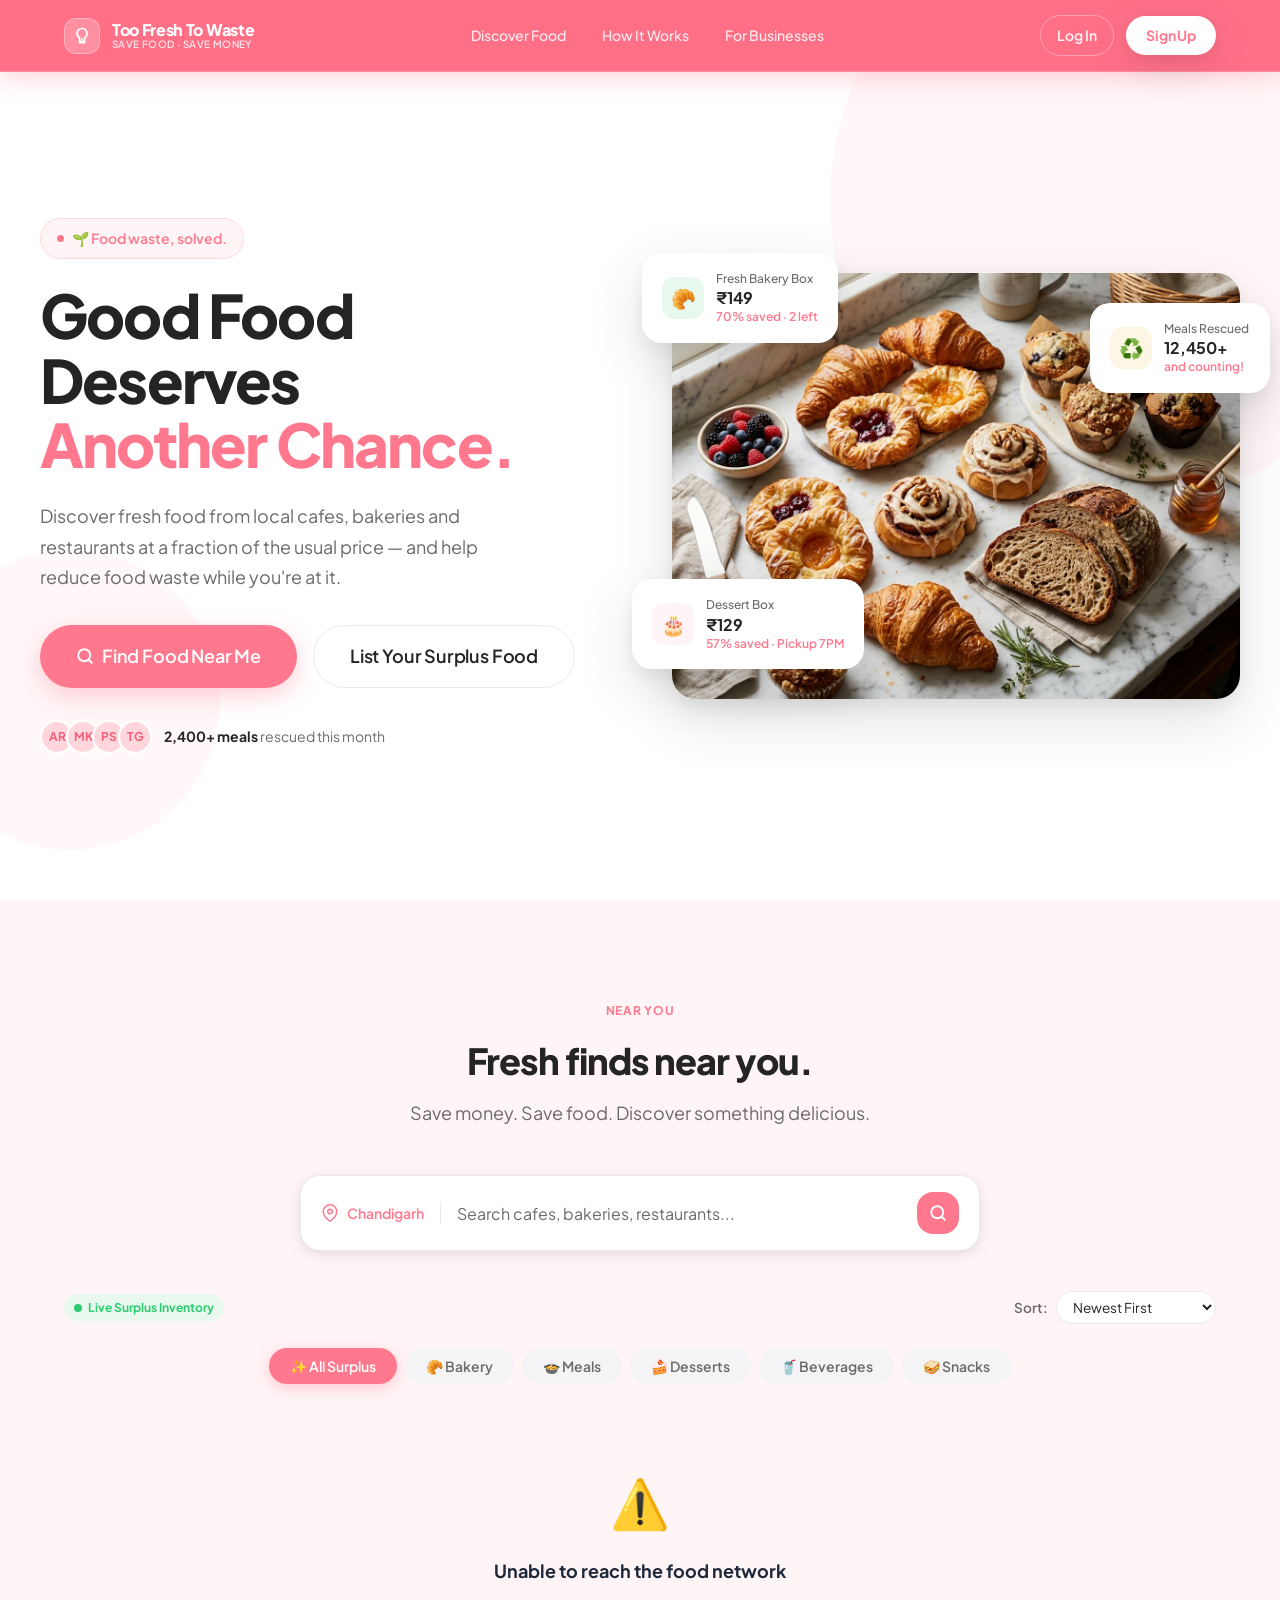
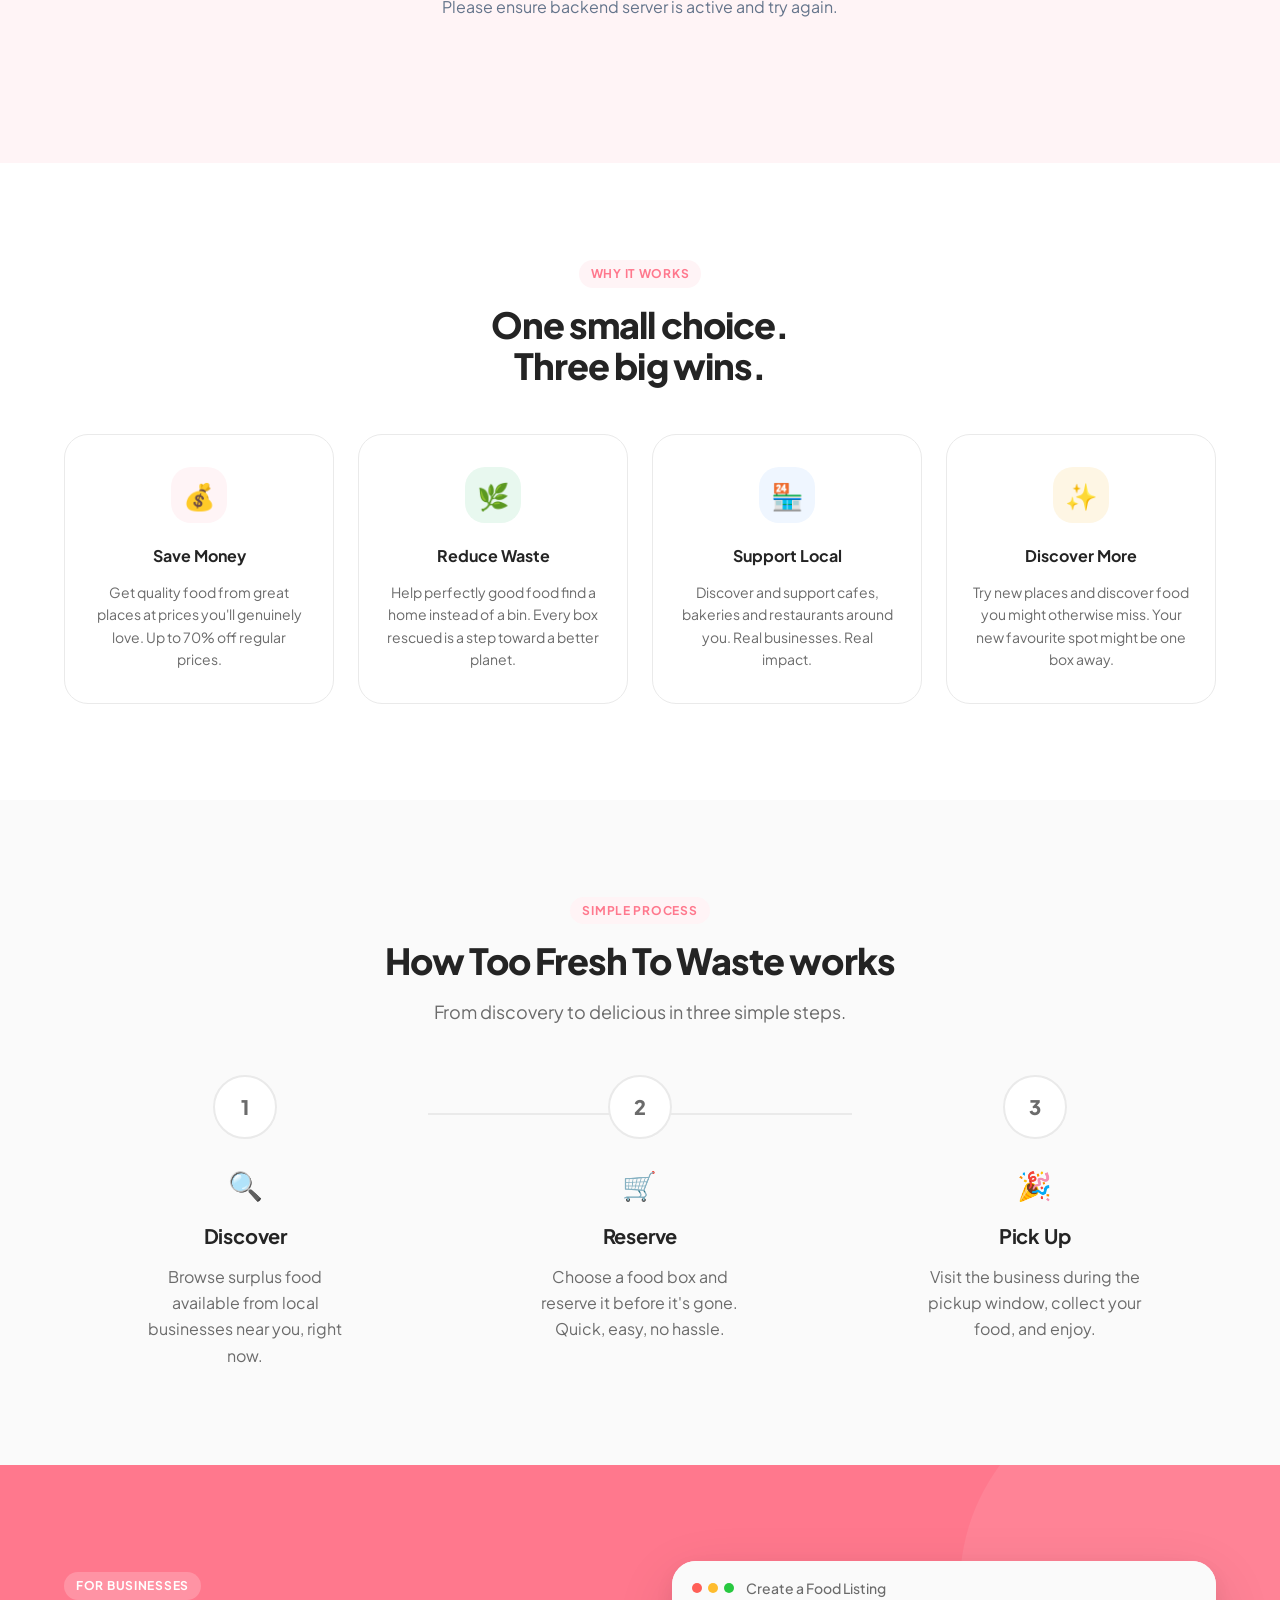
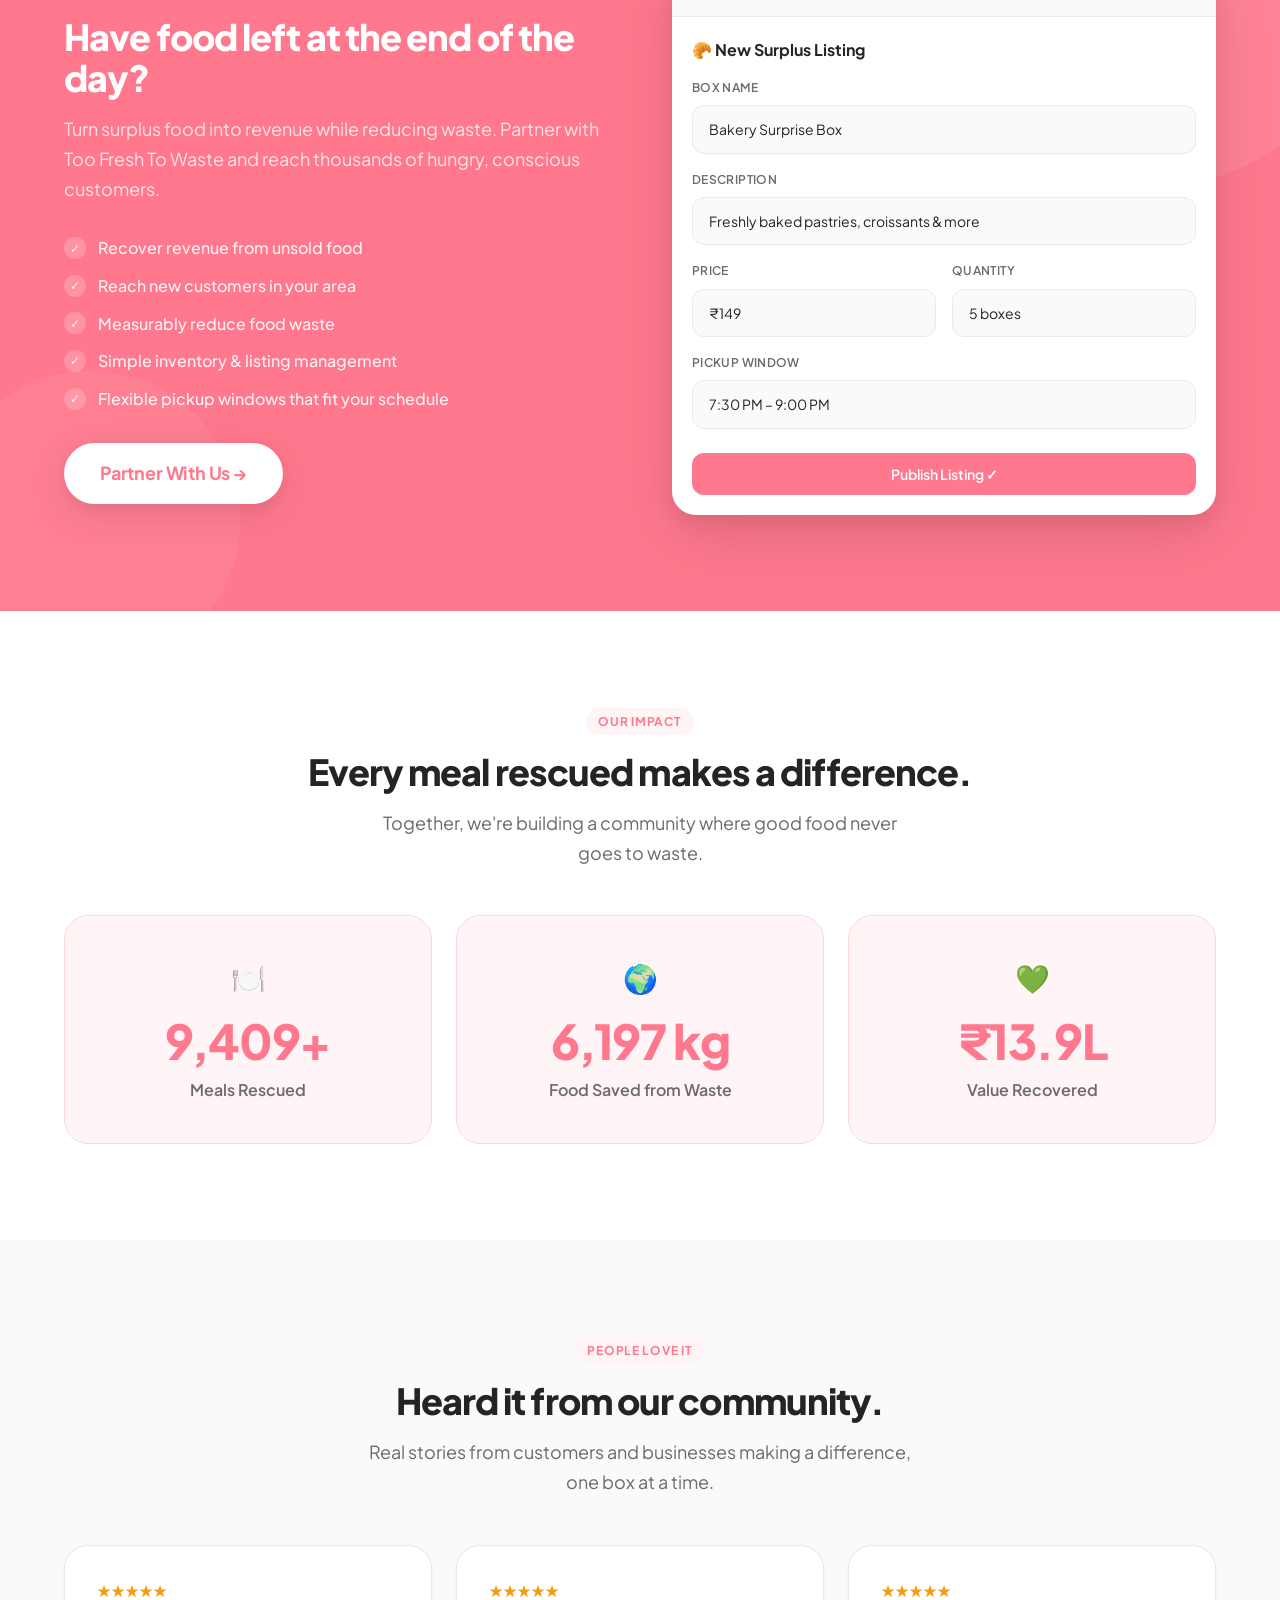
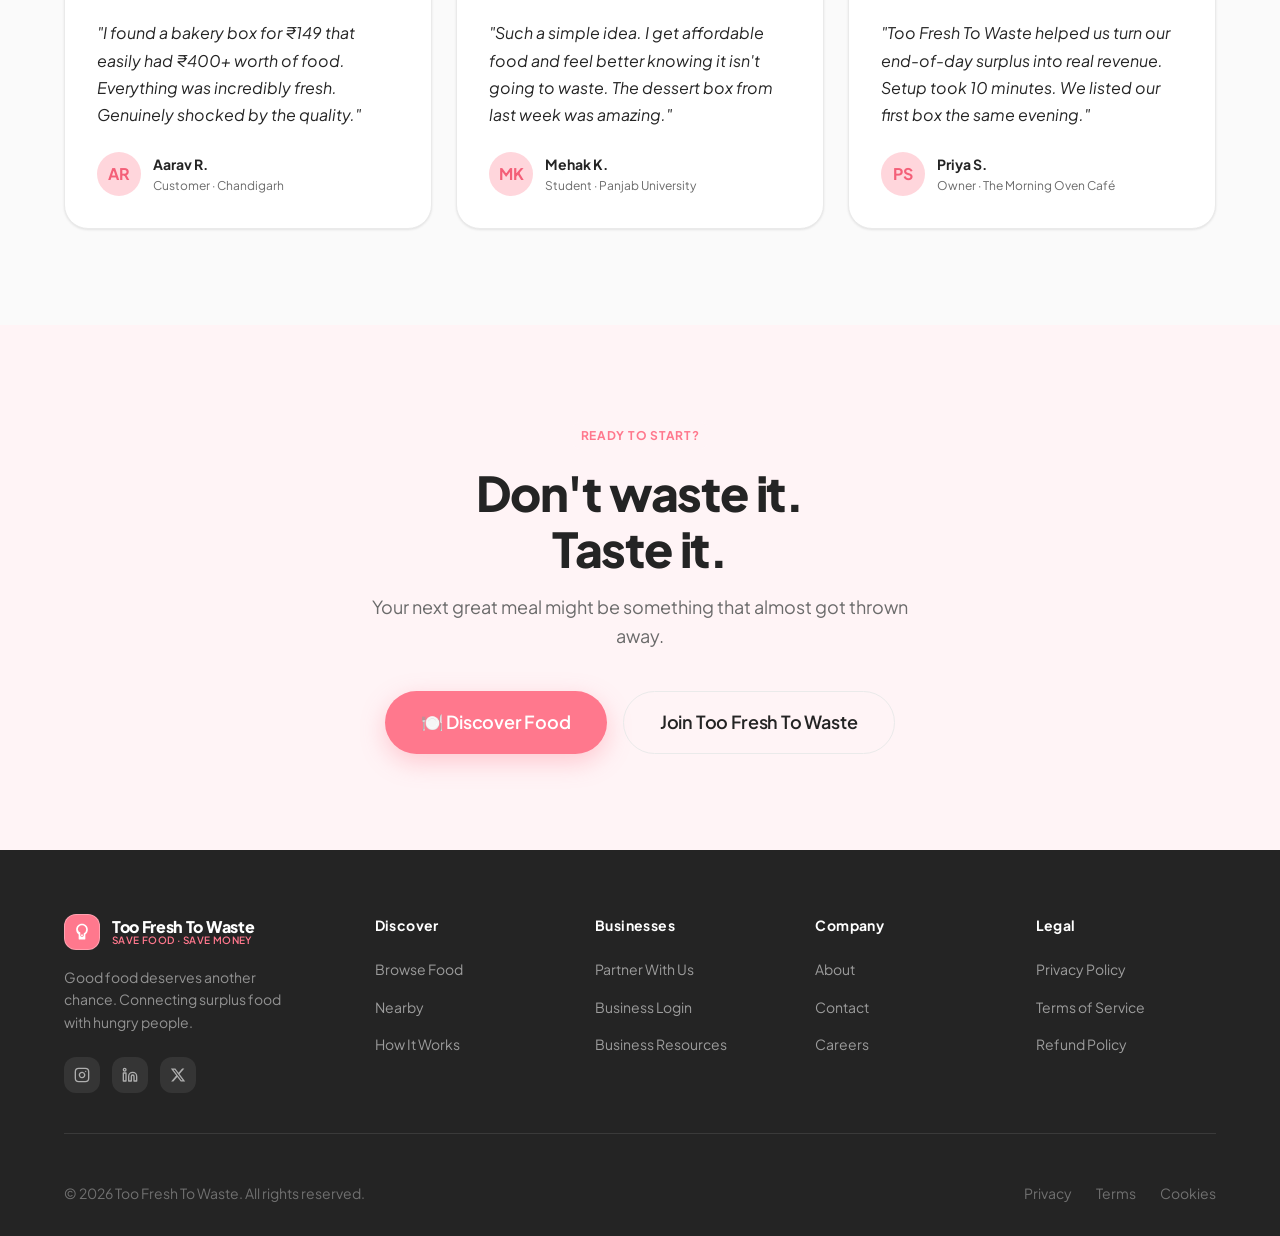
<file: index.html>
<!DOCTYPE html>
<html lang="en">
<head>
  <meta charset="UTF-8" />
  <meta name="viewport" content="width=device-width, initial-scale=1.0" />
  <meta name="description" content="Too Fresh To Waste connects cafes, bakeries, and restaurants with customers who want to buy fresh surplus food at discounted prices — saving money and reducing food waste." />
  <meta name="keywords" content="food waste, surplus food, discounted food, fresh food, bakery, cafe, restaurant, Chandigarh" />
  <meta property="og:title" content="Too Fresh To Waste — Good Food Deserves Another Chance" />
  <meta property="og:description" content="Discover fresh surplus food from local cafes, bakeries and restaurants at a fraction of the usual price." />
  <meta property="og:type" content="website" />
  <title>Too Fresh To Waste — Good Food Deserves Another Chance</title>
  <link rel="stylesheet" href="assets/css/style.css" />
  <link rel="preconnect" href="https://fonts.googleapis.com" />
  <link rel="preconnect" href="https://fonts.gstatic.com" crossorigin />
</head>
<body>

  <!-- ==================== NAVBAR ==================== -->
  <header id="navbar" class="navbar" role="banner">
    <div class="container navbar-inner">

      <!-- Logo -->
      <a href="index.html" class="logo" aria-label="Too Fresh To Waste Home">
        <div class="logo-icon" aria-hidden="true">
          <svg viewBox="0 0 24 24" xmlns="http://www.w3.org/2000/svg">
            <path d="M12 2C8 2 5 5 5 9c0 2.5 1.2 4.7 3 6.1V20a1 1 0 0 0 1 1h6a1 1 0 0 0 1-1v-4.9c1.8-1.4 3-3.6 3-6.1 0-4-3-7-7-7zm-1 16v-3h2v3h-2zm3-5.3V17h-4v-4.3A5 5 0 0 1 7 9c0-2.8 2.2-5 5-5s5 2.2 5 5a5 5 0 0 1-3 4.7z"/>
          </svg>
        </div>
        <div class="logo-text">
          <span class="brand-name">Too Fresh To Waste</span>
          <span class="brand-tagline">Save Food · Save Money</span>
        </div>
      </a>

      <!-- Desktop Nav Links -->
      <nav class="nav-links" role="navigation" aria-label="Main navigation">
        <a href="#discover" class="nav-link">Discover Food</a>
        <a href="#how-it-works" class="nav-link">How It Works</a>
        <a href="#for-businesses" class="nav-link">For Businesses</a>
      </nav>

      <div class="nav-actions">
        <a href="login.html" class="nav-login" id="navLoginBtn">Log In</a>
        <a href="signup.html" class="btn btn-white btn-sm" id="navSignupBtn" style="color:var(--color-primary);">Sign Up</a>
      </div>

      <!-- Hamburger -->
      <button class="hamburger" id="hamburger" aria-label="Toggle navigation" aria-expanded="false">
        <span></span>
        <span></span>
        <span></span>
      </button>
    </div>
  </header>

  <!-- Mobile Nav -->
  <div class="mobile-nav" id="mobileNav" role="navigation" aria-label="Mobile navigation">
    <div class="mobile-nav-links">
      <a href="#discover" class="mobile-nav-link">Discover Food</a>
      <a href="#how-it-works" class="mobile-nav-link">How It Works</a>
      <a href="#for-businesses" class="mobile-nav-link">For Businesses</a>
    </div>
    <div class="mobile-nav-actions">
      <a href="login.html" class="btn btn-outline">Log In</a>
      <a href="signup.html" class="btn btn-primary">Sign Up</a>
    </div>
  </div>

  <main id="main">

    <!-- ==================== HERO ==================== -->
    <section class="hero" aria-labelledby="heroHeadline">
      <!-- Decorative BG blobs -->
      <div class="hero-bg-blob hero-bg-blob-1" aria-hidden="true"></div>
      <div class="hero-bg-blob hero-bg-blob-2" aria-hidden="true"></div>

      <div class="container hero-inner">
        <!-- Content -->
        <div class="hero-content">
          <div class="hero-badge">
            <span class="dot" aria-hidden="true"></span>
            🌱 Food waste, solved.
          </div>

          <h1 class="hero-headline" id="heroHeadline">
            Good Food Deserves<br/>
            <span class="accent">Another Chance.</span>
          </h1>

          <p class="hero-subtext">
            Discover fresh food from local cafes, bakeries and restaurants at a fraction of the usual price — and help reduce food waste while you're at it.
          </p>

          <div class="hero-actions">
            <a href="#discover" class="btn btn-primary btn-lg" id="heroFindFoodBtn">
              <svg width="18" height="18" viewBox="0 0 24 24" fill="none" stroke="currentColor" stroke-width="2.5" stroke-linecap="round" stroke-linejoin="round" aria-hidden="true">
                <circle cx="11" cy="11" r="8"/><path d="m21 21-4.35-4.35"/>
              </svg>
              Find Food Near Me
            </a>
            <a href="#for-businesses" class="btn btn-outline btn-lg" id="heroBusinessBtn">
              List Your Surplus Food
            </a>
          </div>

          <div class="hero-social-proof">
            <div class="hero-avatars" aria-hidden="true">
              <div class="hero-avatar">AR</div>
              <div class="hero-avatar">MK</div>
              <div class="hero-avatar">PS</div>
              <div class="hero-avatar">TG</div>
            </div>
            <p class="hero-social-text">
              <strong>2,400+ meals</strong> rescued this month
            </p>
          </div>
        </div>

        <!-- Visual -->
        <div class="hero-visual" aria-hidden="true">
          <!-- Floating Card 1 -->
          <div class="float-card float-card-1">
            <div class="float-card-icon green">🥐</div>
            <div class="float-card-info">
              <div class="label">Fresh Bakery Box</div>
              <div class="value">₹149</div>
              <div class="sub">70% saved · 2 left</div>
            </div>
          </div>

          <!-- Main Image -->
          <div class="hero-image-wrapper">
            <img
              src="assets/images/hero_food.jpg"
              alt="Assorted fresh bakery items including croissants, pastries and muffins"
              loading="eager"
              fetchpriority="high"
            />
          </div>

          <!-- Floating Card 2 -->
          <div class="float-card float-card-2">
            <div class="float-card-icon pink">🎂</div>
            <div class="float-card-info">
              <div class="label">Dessert Box</div>
              <div class="value">₹129</div>
              <div class="sub">57% saved · Pickup 7PM</div>
            </div>
          </div>

          <!-- Floating Card 3 -->
          <div class="float-card float-card-3">
            <div class="float-card-icon amber">♻️</div>
            <div class="float-card-info">
              <div class="label">Meals Rescued</div>
              <div class="value">12,450+</div>
              <div class="sub">and counting!</div>
            </div>
          </div>
        </div>
      </div>
    </section>

    <!-- ==================== DISCOVER / LOCATION ==================== -->
    <section class="section discover" id="discover" aria-labelledby="discoverHeading">
      <div class="container">
        <div class="section-header">
          <span class="section-label">Near You</span>
          <h2 class="section-title" id="discoverHeading">Fresh finds near you.</h2>
          <p class="section-subtitle">Save money. Save food. Discover something delicious.</p>
        </div>

        <!-- Location Search -->
        <div class="location-bar" role="search" aria-label="Food discovery search">
          <div class="location-pin" aria-label="Current location">
            <svg viewBox="0 0 24 24" fill="none" stroke="currentColor" stroke-width="2" stroke-linecap="round" stroke-linejoin="round" aria-hidden="true">
              <path d="M21 10c0 7-9 13-9 13s-9-6-9-13a9 9 0 0 1 18 0z"/>
              <circle cx="12" cy="10" r="3"/>
            </svg>
            Chandigarh
          </div>
          <input
            type="text"
            class="location-input"
            id="locationSearch"
            placeholder="Search cafes, bakeries, restaurants..."
            aria-label="Search cafes, bakeries, restaurants"
          />
          <button class="location-search-btn" aria-label="Search" id="locationSearchBtn">
            <svg width="18" height="18" viewBox="0 0 24 24" fill="none" stroke="currentColor" stroke-width="2.5" stroke-linecap="round" stroke-linejoin="round" aria-hidden="true">
              <circle cx="11" cy="11" r="8"/><path d="m21 21-4.35-4.35"/>
            </svg>
          </button>
        </div>

        <!-- Live Indicator & Sort Bar -->
        <div style="display:flex; justify-content:space-between; align-items:center; margin-top:16px; flex-wrap:wrap; gap:12px;">
          <span class="live-pulse">Live Surplus Inventory</span>
          <div style="display:flex; align-items:center; gap:8px;">
            <label for="priceSortSelect" style="font-size:0.85rem; font-weight:600; color:var(--color-text-secondary);">Sort:</label>
            <select id="priceSortSelect" class="form-input" style="padding:6px 12px; font-size:0.85rem; border-radius:var(--radius-full); width:auto;">
              <option value="newest">Newest First</option>
              <option value="discount">Biggest Discount</option>
              <option value="price_low">Price: Low to High</option>
              <option value="price_high">Price: High to Low</option>
            </select>
          </div>
        </div>

        <!-- Category Pills -->
        <div class="category-filter-bar" id="categoryFilterBar">
          <button class="cat-pill active" data-category="all">✨ All Surplus</button>
          <button class="cat-pill" data-category="bakery">🥐 Bakery</button>
          <button class="cat-pill" data-category="meals">🍲 Meals</button>
          <button class="cat-pill" data-category="desserts">🍰 Desserts</button>
          <button class="cat-pill" data-category="beverages">🥤 Beverages</button>
          <button class="cat-pill" data-category="snacks">🥪 Snacks</button>
        </div>

        <!-- Food Cards Grid (Populated dynamically from backend API) -->
        <div class="food-grid" id="marketplaceFoodGrid">
          <div class="empty-state" style="grid-column: 1 / -1;">
            <div class="empty-state-icon">⏳</div>
            <div class="empty-state-title">Loading live surplus food...</div>
          </div>
        </div>
      </div>
    </section>

    <!-- ==================== VALUE PROPOSITION ==================== -->
    <section class="section value-prop" id="features" aria-labelledby="featuresHeading">
      <div class="container">
        <div class="section-header">
          <span class="section-label">Why It Works</span>
          <h2 class="section-title" id="featuresHeading">One small choice.<br/>Three big wins.</h2>
        </div>
        <div class="features-grid">

          <div class="feature-card reveal">
            <div class="feature-icon pink" aria-hidden="true">💰</div>
            <h3 class="feature-card-title">Save Money</h3>
            <p class="feature-card-text">Get quality food from great places at prices you'll genuinely love. Up to 70% off regular prices.</p>
          </div>

          <div class="feature-card reveal">
            <div class="feature-icon green" aria-hidden="true">🌿</div>
            <h3 class="feature-card-title">Reduce Waste</h3>
            <p class="feature-card-text">Help perfectly good food find a home instead of a bin. Every box rescued is a step toward a better planet.</p>
          </div>

          <div class="feature-card reveal">
            <div class="feature-icon blue" aria-hidden="true">🏪</div>
            <h3 class="feature-card-title">Support Local</h3>
            <p class="feature-card-text">Discover and support cafes, bakeries and restaurants around you. Real businesses. Real impact.</p>
          </div>

          <div class="feature-card reveal">
            <div class="feature-icon amber" aria-hidden="true">✨</div>
            <h3 class="feature-card-title">Discover More</h3>
            <p class="feature-card-text">Try new places and discover food you might otherwise miss. Your new favourite spot might be one box away.</p>
          </div>

        </div>
      </div>
    </section>

    <!-- ==================== HOW IT WORKS ==================== -->
    <section class="section how-it-works" id="how-it-works" aria-labelledby="howHeading">
      <div class="container">
        <div class="section-header">
          <span class="section-label">Simple Process</span>
          <h2 class="section-title" id="howHeading">How Too Fresh To Waste works</h2>
          <p class="section-subtitle">From discovery to delicious in three simple steps.</p>
        </div>
        <div class="steps-grid">
          <div class="steps-connector" aria-hidden="true"></div>

          <div class="step-card reveal">
            <div class="step-number-wrap">
              <div class="step-number" aria-hidden="true">1</div>
            </div>
            <span class="step-icon" aria-hidden="true">🔍</span>
            <h3 class="step-title">Discover</h3>
            <p class="step-text">Browse surplus food available from local businesses near you, right now.</p>
          </div>

          <div class="step-card reveal">
            <div class="step-number-wrap">
              <div class="step-number" aria-hidden="true">2</div>
            </div>
            <span class="step-icon" aria-hidden="true">🛒</span>
            <h3 class="step-title">Reserve</h3>
            <p class="step-text">Choose a food box and reserve it before it's gone. Quick, easy, no hassle.</p>
          </div>

          <div class="step-card reveal">
            <div class="step-number-wrap">
              <div class="step-number" aria-hidden="true">3</div>
            </div>
            <span class="step-icon" aria-hidden="true">🎉</span>
            <h3 class="step-title">Pick Up</h3>
            <p class="step-text">Visit the business during the pickup window, collect your food, and enjoy.</p>
          </div>

        </div>
      </div>
    </section>

    <!-- ==================== FOR BUSINESSES ==================== -->
    <section class="section for-businesses" id="for-businesses" aria-labelledby="businessHeading">
      <div class="container">
        <div class="businesses-inner">

          <div class="businesses-content">
            <span class="section-label">For Businesses</span>
            <h2 class="section-title" id="businessHeading">Have food left at the end of the day?</h2>
            <p class="section-subtitle">Turn surplus food into revenue while reducing waste. Partner with Too Fresh To Waste and reach thousands of hungry, conscious customers.</p>

            <ul class="benefit-list">
              <li class="benefit-item">
                <span class="benefit-check" aria-hidden="true">✓</span>
                Recover revenue from unsold food
              </li>
              <li class="benefit-item">
                <span class="benefit-check" aria-hidden="true">✓</span>
                Reach new customers in your area
              </li>
              <li class="benefit-item">
                <span class="benefit-check" aria-hidden="true">✓</span>
                Measurably reduce food waste
              </li>
              <li class="benefit-item">
                <span class="benefit-check" aria-hidden="true">✓</span>
                Simple inventory & listing management
              </li>
              <li class="benefit-item">
                <span class="benefit-check" aria-hidden="true">✓</span>
                Flexible pickup windows that fit your schedule
              </li>
            </ul>

            <a href="signup.html" class="btn btn-white btn-lg" id="partnerBtn">Partner With Us →</a>
          </div>

          <!-- Dashboard Mockup -->
          <div class="dashboard-mockup reveal" role="img" aria-label="Business dashboard preview">
            <div class="mockup-header">
              <div class="mockup-dots">
                <div class="mockup-dot mockup-dot-red"></div>
                <div class="mockup-dot mockup-dot-yellow"></div>
                <div class="mockup-dot mockup-dot-green"></div>
              </div>
              <span class="mockup-title">Create a Food Listing</span>
            </div>
            <div class="mockup-body">
              <p class="mockup-form-title">🥐 New Surplus Listing</p>

              <div class="mockup-field">
                <label>Box Name</label>
                <div class="mockup-input">Bakery Surprise Box</div>
              </div>

              <div class="mockup-field">
                <label>Description</label>
                <div class="mockup-input">Freshly baked pastries, croissants & more</div>
              </div>

              <div class="mockup-row">
                <div class="mockup-field">
                  <label>Price</label>
                  <div class="mockup-input">₹149</div>
                </div>
                <div class="mockup-field">
                  <label>Quantity</label>
                  <div class="mockup-input">5 boxes</div>
                </div>
              </div>

              <div class="mockup-field">
                <label>Pickup Window</label>
                <div class="mockup-input">7:30 PM – 9:00 PM</div>
              </div>

              <button class="mockup-submit">Publish Listing ✓</button>
            </div>
          </div>

        </div>
      </div>
    </section>

    <!-- ==================== IMPACT STATS ==================== -->
    <section class="section impact" id="impact" aria-labelledby="impactHeading">
      <div class="container">
        <div class="impact-inner">
          <span class="section-label">Our Impact</span>
          <h2 class="section-title" id="impactHeading">Every meal rescued makes a difference.</h2>
          <p class="section-subtitle">Together, we're building a community where good food never goes to waste.</p>

          <div class="stats-grid">

            <div class="stat-card reveal">
              <div class="stat-icon" aria-hidden="true">🍽️</div>
              <div
                class="stat-value"
                data-count="12450"
                data-suffix="+"
                aria-label="12,450+ meals rescued"
              >0</div>
              <div class="stat-label">Meals Rescued</div>
            </div>

            <div class="stat-card reveal">
              <div class="stat-icon" aria-hidden="true">🌍</div>
              <div
                class="stat-value"
                data-count="8200"
                data-suffix=" kg"
                aria-label="8,200 kg food saved"
              >0</div>
              <div class="stat-label">Food Saved from Waste</div>
            </div>

            <div class="stat-card reveal">
              <div class="stat-icon" aria-hidden="true">💚</div>
              <div
                class="stat-value"
                data-count="18.4"
                data-prefix="₹"
                data-suffix="L"
                aria-label="₹18.4 lakh value recovered"
              >0</div>
              <div class="stat-label">Value Recovered</div>
            </div>

          </div>
        </div>
      </div>
    </section>

    <!-- ==================== TESTIMONIALS ==================== -->
    <section class="section testimonials" id="testimonials" aria-labelledby="testimonialHeading">
      <div class="container">
        <div class="section-header">
          <span class="section-label">People Love It</span>
          <h2 class="section-title" id="testimonialHeading">Heard it from our community.</h2>
          <p class="section-subtitle">Real stories from customers and businesses making a difference, one box at a time.</p>
        </div>
        <div class="testimonials-grid">

          <article class="testimonial-card reveal">
            <div class="testimonial-stars" aria-label="5 star rating">★★★★★</div>
            <blockquote class="testimonial-text">
              "I found a bakery box for ₹149 that easily had ₹400+ worth of food. Everything was incredibly fresh. Genuinely shocked by the quality."
            </blockquote>
            <div class="testimonial-author">
              <div class="author-avatar" aria-hidden="true">AR</div>
              <div>
                <div class="author-name">Aarav R.</div>
                <div class="author-role">Customer · Chandigarh</div>
              </div>
            </div>
          </article>

          <article class="testimonial-card reveal">
            <div class="testimonial-stars" aria-label="5 star rating">★★★★★</div>
            <blockquote class="testimonial-text">
              "Such a simple idea. I get affordable food and feel better knowing it isn't going to waste. The dessert box from last week was amazing."
            </blockquote>
            <div class="testimonial-author">
              <div class="author-avatar" aria-hidden="true">MK</div>
              <div>
                <div class="author-name">Mehak K.</div>
                <div class="author-role">Student · Panjab University</div>
              </div>
            </div>
          </article>

          <article class="testimonial-card reveal">
            <div class="testimonial-stars" aria-label="5 star rating">★★★★★</div>
            <blockquote class="testimonial-text">
              "Too Fresh To Waste helped us turn our end-of-day surplus into real revenue. Setup took 10 minutes. We listed our first box the same evening."
            </blockquote>
            <div class="testimonial-author">
              <div class="author-avatar" aria-hidden="true">PS</div>
              <div>
                <div class="author-name">Priya S.</div>
                <div class="author-role">Owner · The Morning Oven Café</div>
              </div>
            </div>
          </article>

        </div>
      </div>
    </section>

    <!-- ==================== FINAL CTA ==================== -->
    <section class="section final-cta" id="cta" aria-labelledby="ctaHeading">
      <div class="container">
        <span class="section-label">Ready to Start?</span>
        <h2 class="section-title" id="ctaHeading">Don't waste it.<br/>Taste it.</h2>
        <p class="section-subtitle">Your next great meal might be something that almost got thrown away.</p>
        <div class="final-cta-actions">
          <a href="#discover" class="btn btn-primary btn-lg" id="ctaDiscoverBtn">
            🍽️ Discover Food
          </a>
          <a href="signup.html" class="btn btn-outline btn-lg" id="ctaSignupBtn">
            Join Too Fresh To Waste
          </a>
        </div>
      </div>
    </section>

  </main>

  <!-- ==================== FOOTER ==================== -->
  <footer class="footer" role="contentinfo">
    <div class="container">
      <div class="footer-top">

        <!-- Brand -->
        <div class="footer-brand">
          <div class="logo">
            <div class="logo-icon" aria-hidden="true">
              <svg viewBox="0 0 24 24" xmlns="http://www.w3.org/2000/svg">
                <path d="M12 2C8 2 5 5 5 9c0 2.5 1.2 4.7 3 6.1V20a1 1 0 0 0 1 1h6a1 1 0 0 0 1-1v-4.9c1.8-1.4 3-3.6 3-6.1 0-4-3-7-7-7zm-1 16v-3h2v3h-2zm3-5.3V17h-4v-4.3A5 5 0 0 1 7 9c0-2.8 2.2-5 5-5s5 2.2 5 5a5 5 0 0 1-3 4.7z"/>
              </svg>
            </div>
            <div class="logo-text">
              <span class="brand-name">Too Fresh To Waste</span>
              <span class="brand-tagline">Save Food · Save Money</span>
            </div>
          </div>
          <p class="footer-tagline">Good food deserves another chance. Connecting surplus food with hungry people.</p>
          <div class="footer-social" aria-label="Social media links">
            <a href="#" class="social-link" aria-label="Instagram">
              <svg width="16" height="16" viewBox="0 0 24 24" fill="currentColor"><rect x="2" y="2" width="20" height="20" rx="5" ry="5" fill="none" stroke="currentColor" stroke-width="2"/><path d="M16 11.37A4 4 0 1 1 12.63 8 4 4 0 0 1 16 11.37z" fill="none" stroke="currentColor" stroke-width="2"/><line x1="17.5" y1="6.5" x2="17.51" y2="6.5" stroke="currentColor" stroke-width="2" stroke-linecap="round"/></svg>
            </a>
            <a href="#" class="social-link" aria-label="LinkedIn">
              <svg width="16" height="16" viewBox="0 0 24 24" fill="none" stroke="currentColor" stroke-width="2" stroke-linecap="round" stroke-linejoin="round"><path d="M16 8a6 6 0 0 1 6 6v7h-4v-7a2 2 0 0 0-2-2 2 2 0 0 0-2 2v7h-4v-7a6 6 0 0 1 6-6z"/><rect x="2" y="9" width="4" height="12"/><circle cx="4" cy="4" r="2"/></svg>
            </a>
            <a href="#" class="social-link" aria-label="X (Twitter)">
              <svg width="16" height="16" viewBox="0 0 24 24" fill="currentColor"><path d="M18.244 2.25h3.308l-7.227 8.26 8.502 11.24H16.17l-5.214-6.817L4.99 21.75H1.68l7.73-8.835L1.254 2.25H8.08l4.713 6.231zm-1.161 17.52h1.833L7.084 4.126H5.117z"/></svg>
            </a>
          </div>
        </div>

        <!-- Discover -->
        <div class="footer-col">
          <h3 class="footer-col-title">Discover</h3>
          <ul class="footer-links">
            <li><a href="#discover" class="footer-link">Browse Food</a></li>
            <li><a href="#discover" class="footer-link">Nearby</a></li>
            <li><a href="#how-it-works" class="footer-link">How It Works</a></li>
          </ul>
        </div>

        <!-- Businesses -->
        <div class="footer-col">
          <h3 class="footer-col-title">Businesses</h3>
          <ul class="footer-links">
            <li><a href="signup.html" class="footer-link">Partner With Us</a></li>
            <li><a href="login.html" class="footer-link">Business Login</a></li>
            <li><a href="#" class="footer-link">Business Resources</a></li>
          </ul>
        </div>

        <!-- Company -->
        <div class="footer-col">
          <h3 class="footer-col-title">Company</h3>
          <ul class="footer-links">
            <li><a href="#" class="footer-link">About</a></li>
            <li><a href="#" class="footer-link">Contact</a></li>
            <li><a href="#" class="footer-link">Careers</a></li>
          </ul>
        </div>

        <!-- Legal -->
        <div class="footer-col">
          <h3 class="footer-col-title">Legal</h3>
          <ul class="footer-links">
            <li><a href="#" class="footer-link">Privacy Policy</a></li>
            <li><a href="#" class="footer-link">Terms of Service</a></li>
            <li><a href="#" class="footer-link">Refund Policy</a></li>
          </ul>
        </div>

      </div>

      <div class="footer-bottom">
        <p>© 2026 Too Fresh To Waste. All rights reserved.</p>
        <div class="footer-bottom-links">
          <a href="#" class="footer-bottom-link">Privacy</a>
          <a href="#" class="footer-bottom-link">Terms</a>
          <a href="#" class="footer-bottom-link">Cookies</a>
        </div>
      </div>
    </div>
  </footer>

  <!-- ==================== FOOD DETAILS & RESERVATION MODAL ==================== -->
  <div class="modal-backdrop" id="foodReservationModal">
    <div class="modal-container">
      <div class="modal-header">
        <h3 class="modal-title" id="resModalTitle">Food Reservation</h3>
        <button class="modal-close" onclick="closeFoodModal()">&times;</button>
      </div>

      <div class="modal-body" id="resModalBody">
        <img id="resModalImage" src="assets/images/bakery_box.jpg" alt="" style="width:100%; height:200px; object-fit:cover; border-radius:var(--radius-md); margin-bottom:16px;" />

        <div style="display:flex; justify-content:space-between; align-items:flex-start; margin-bottom:12px;">
          <div>
            <h4 id="resModalFoodName" style="font-size:1.25rem; font-weight:800; color:var(--color-text); margin-bottom:4px;">Bakery Surprise Box</h4>
            <div style="font-size:0.875rem; color:var(--color-text-secondary);">
              📍 <strong id="resModalRestaurant">The Morning Oven</strong> · <span id="resModalAddress">Sector 17, Chandigarh</span>
            </div>
          </div>
          <div style="text-align:right;">
            <div style="font-size:1.4rem; font-weight:800; color:var(--color-primary);" id="resModalPrice">₹149</div>
            <div style="font-size:0.85rem; color:#999; text-decoration:line-through;" id="resModalOrigPrice">₹399</div>
          </div>
        </div>

        <p id="resModalDesc" style="font-size:0.9rem; color:var(--color-text-secondary); margin-bottom:16px; line-height:1.5;">
          Freshly baked artisan pastries, croissants and rolls prepared today.
        </p>

        <div style="background:#F8FAFC; border:1px solid #E2E8F0; border-radius:var(--radius-md); padding:12px 16px; margin-bottom:18px; font-size:0.85rem;">
          <div style="display:flex; justify-content:space-between; margin-bottom:4px;">
            <span>⏰ Pickup Window:</span>
            <strong id="resModalPickup">7:30 PM – 9:00 PM</strong>
          </div>
          <div style="display:flex; justify-content:space-between;">
            <span>📦 Remaining Stock:</span>
            <strong id="resModalRemaining" style="color:var(--color-green);">4 available</strong>
          </div>
        </div>

        <!-- Quantity selector -->
        <div style="display:flex; justify-content:space-between; align-items:center; margin-bottom:18px;">
          <span style="font-weight:700; font-size:0.95rem;">Select Quantity:</span>
          <div class="qty-stepper">
            <button class="qty-btn" type="button" id="qtyMinusBtn">−</button>
            <span class="qty-val" id="resModalQtyVal">1</span>
            <button class="qty-btn" type="button" id="qtyPlusBtn">+</button>
          </div>
        </div>

        <!-- Payment Method -->
        <div style="margin-bottom:18px;">
          <label style="font-size:0.85rem; font-weight:700; color:var(--color-text); display:block; margin-bottom:6px;">Payment Method:</label>
          <div style="display:grid; grid-template-columns:1.5fr 1fr; gap:8px;">
            <label class="cat-pill active" style="text-align:center; padding:10px 8px; font-size:0.82rem; cursor:pointer; display:flex; align-items:center; justify-content:center; gap:6px;" id="payRazorpayLabel">
              <input type="radio" name="payMethod" value="RAZORPAY" checked style="display:none;" />
              <span>💳 Pay Online (Razorpay)</span>
            </label>
            <label class="cat-pill" style="text-align:center; padding:10px 8px; font-size:0.82rem; cursor:pointer; display:flex; align-items:center; justify-content:center; gap:6px;" id="payCashLabel">
              <input type="radio" name="payMethod" value="CASH_ON_PICKUP" style="display:none;" />
              <span>💵 Cash at Pickup</span>
            </label>
          </div>
          <div style="font-size:0.75rem; color:#64748B; margin-top:6px; display:flex; align-items:center; gap:4px;">
            <span>🔒 Secure checkout powered by Razorpay (UPI, GPay, Paytm, Cards, NetBanking)</span>
          </div>
        </div>

        <!-- Total Calculation -->
        <div style="display:flex; justify-content:space-between; align-items:center; padding-top:14px; border-top:1px solid #E2E8F0;">
          <span style="font-size:1.1rem; font-weight:800; color:var(--color-text);">Total Amount:</span>
          <span style="font-size:1.4rem; font-weight:800; color:var(--color-primary);" id="resModalTotal">₹149.00</span>
        </div>

        <div id="bookingErrorNotice" style="display:none; color:#E74C3C; font-size:0.85rem; margin-top:12px; font-weight:600; text-align:center;"></div>
      </div>

      <div class="modal-footer" id="resModalFooter">
        <button type="button" class="btn btn-outline" onclick="closeFoodModal()">Cancel</button>
        <button type="button" class="btn btn-primary" id="confirmReservationBtn">Pay &amp; Reserve Now ✓</button>
      </div>
    </div>
  </div>

  <script src="https://checkout.razorpay.com/v1/checkout.js"></script>
  <script src="assets/js/auth.js"></script>
  <script src="assets/js/api.js"></script>
  <script src="assets/js/realtime.js"></script>
  <script src="assets/js/main.js"></script>

</body>
</html>
</file>
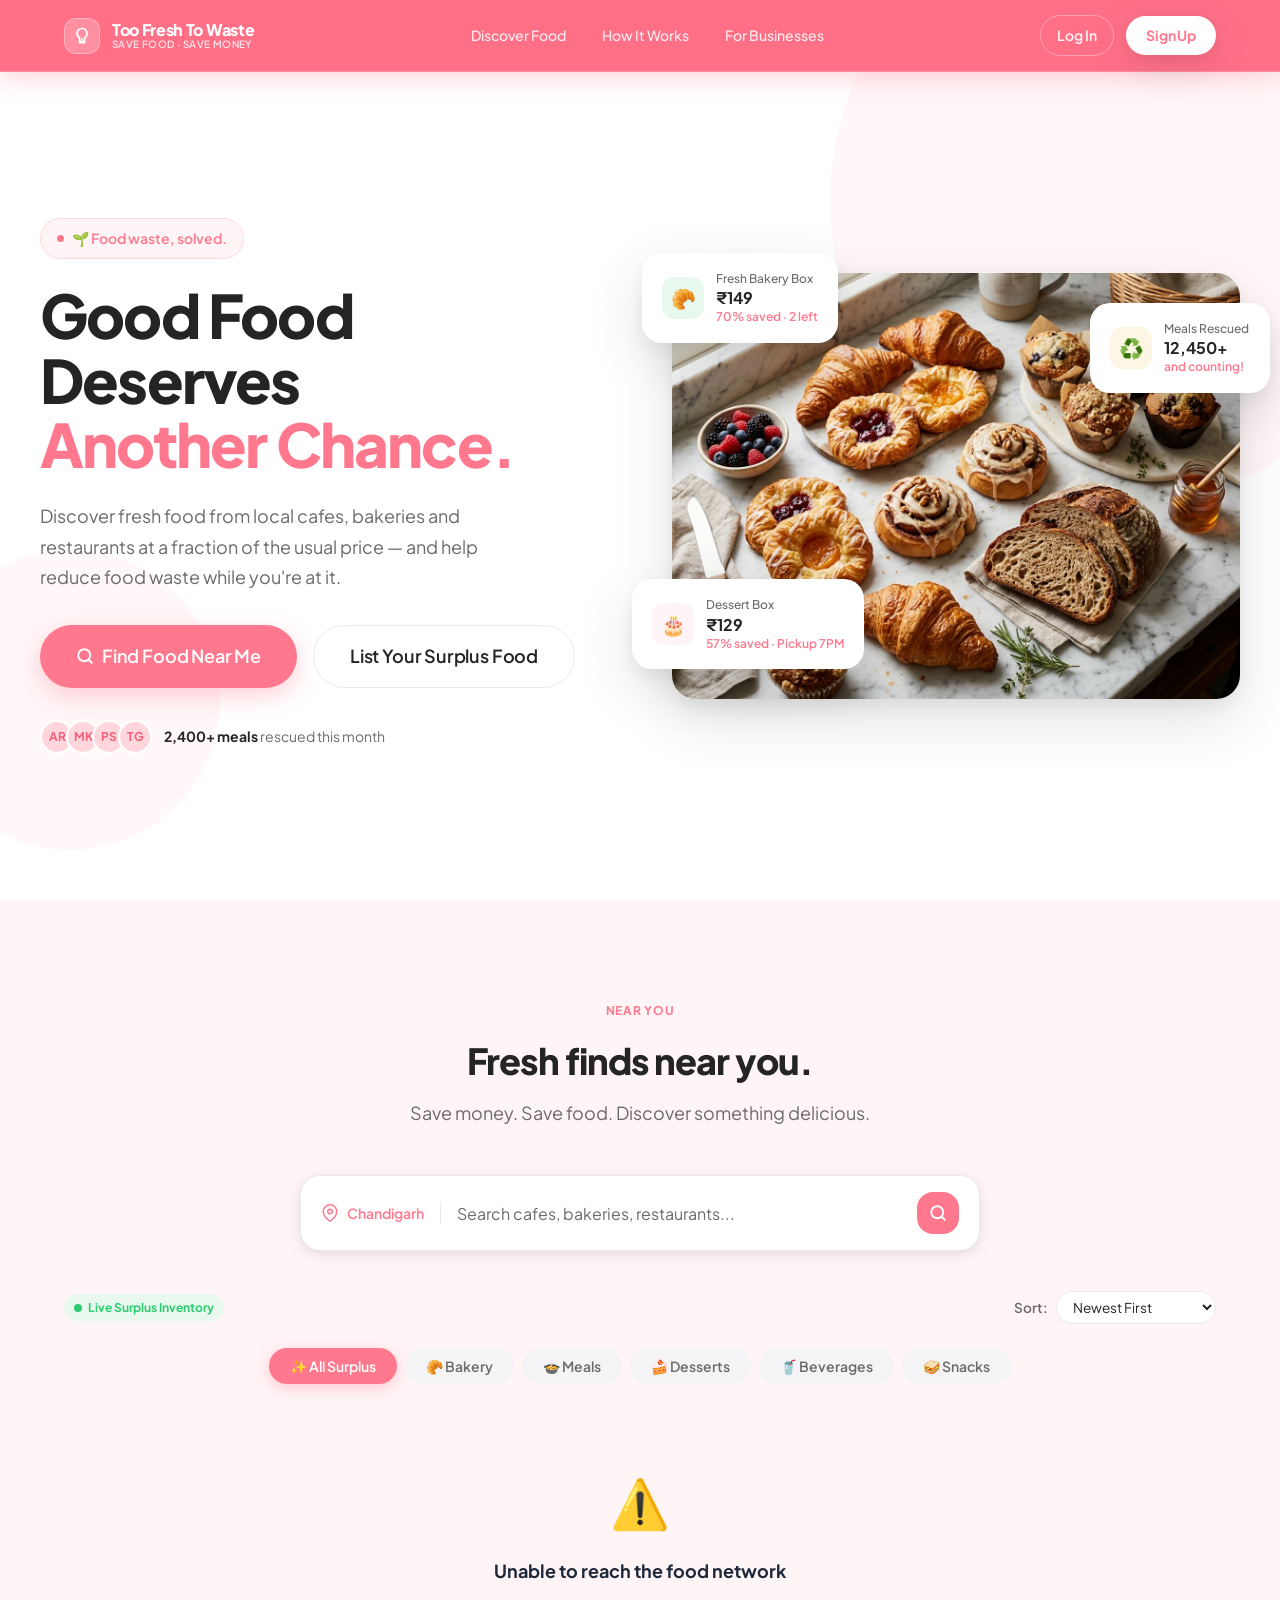
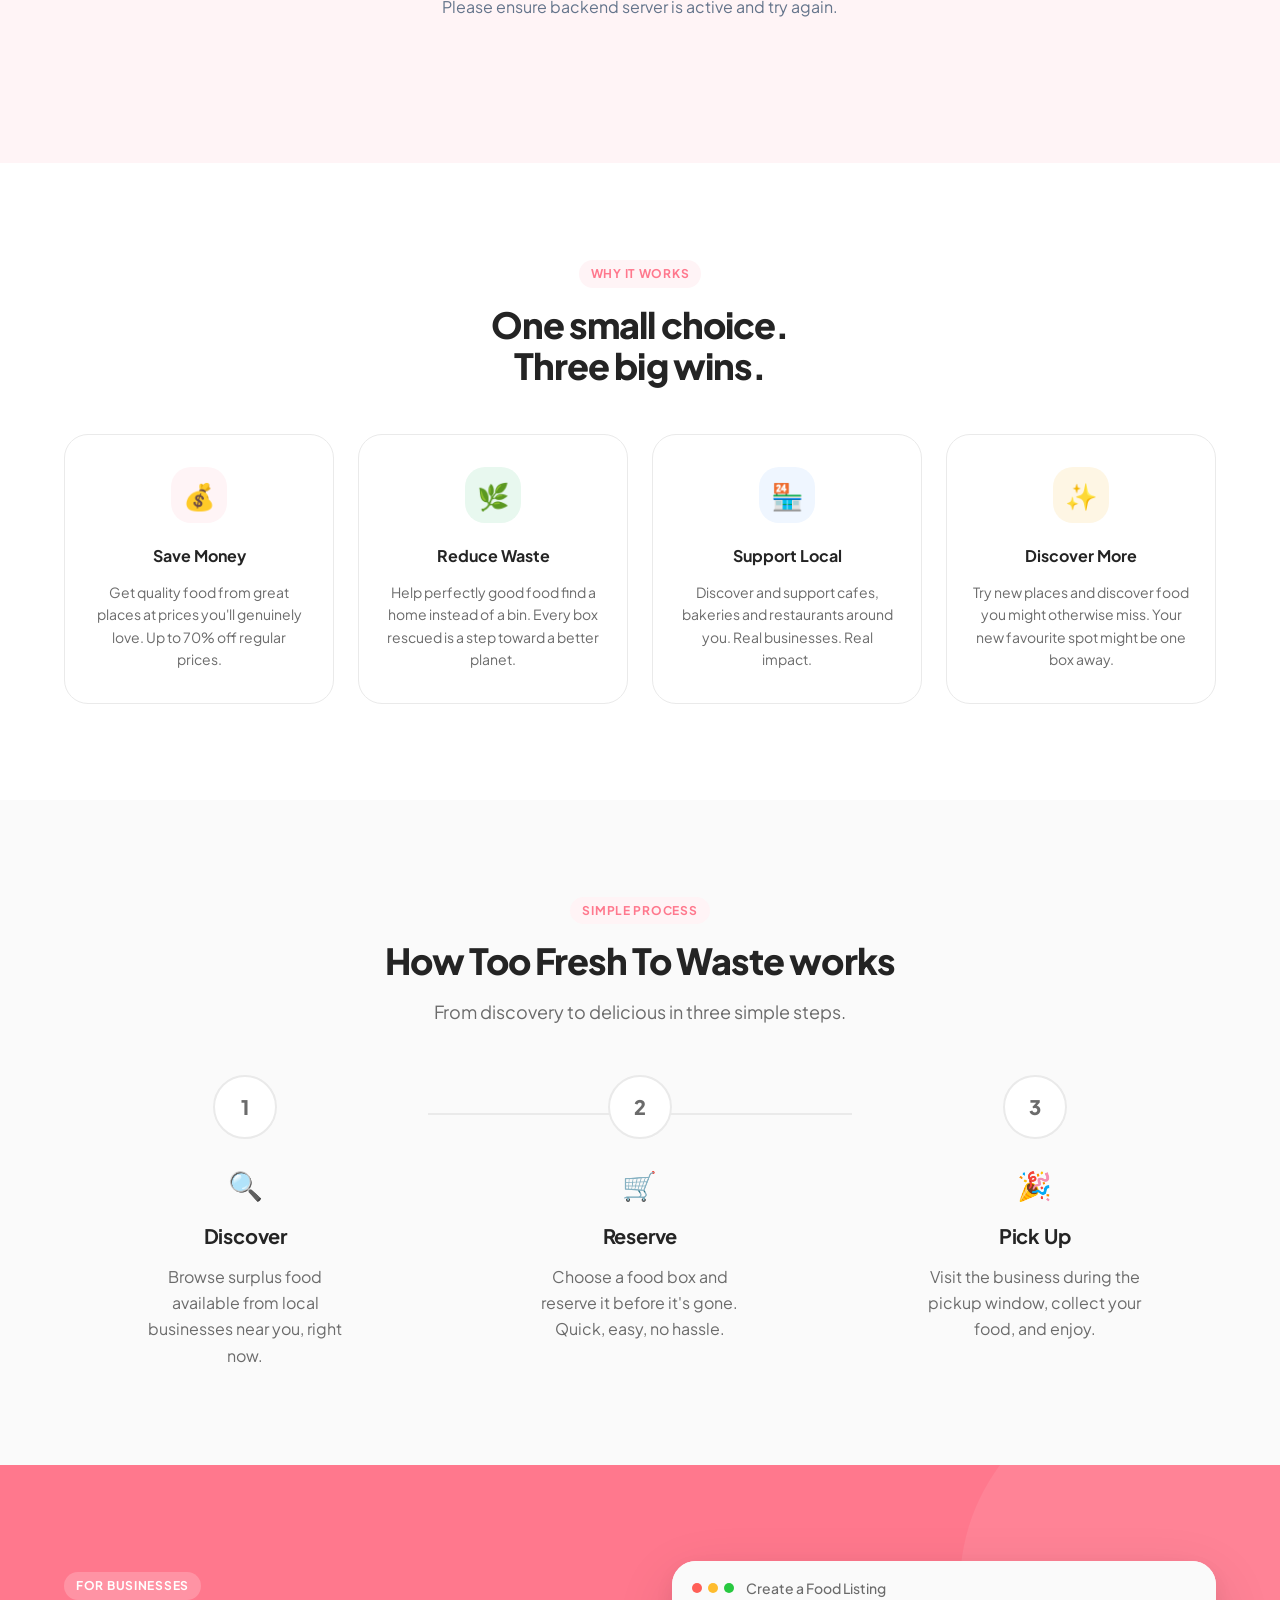
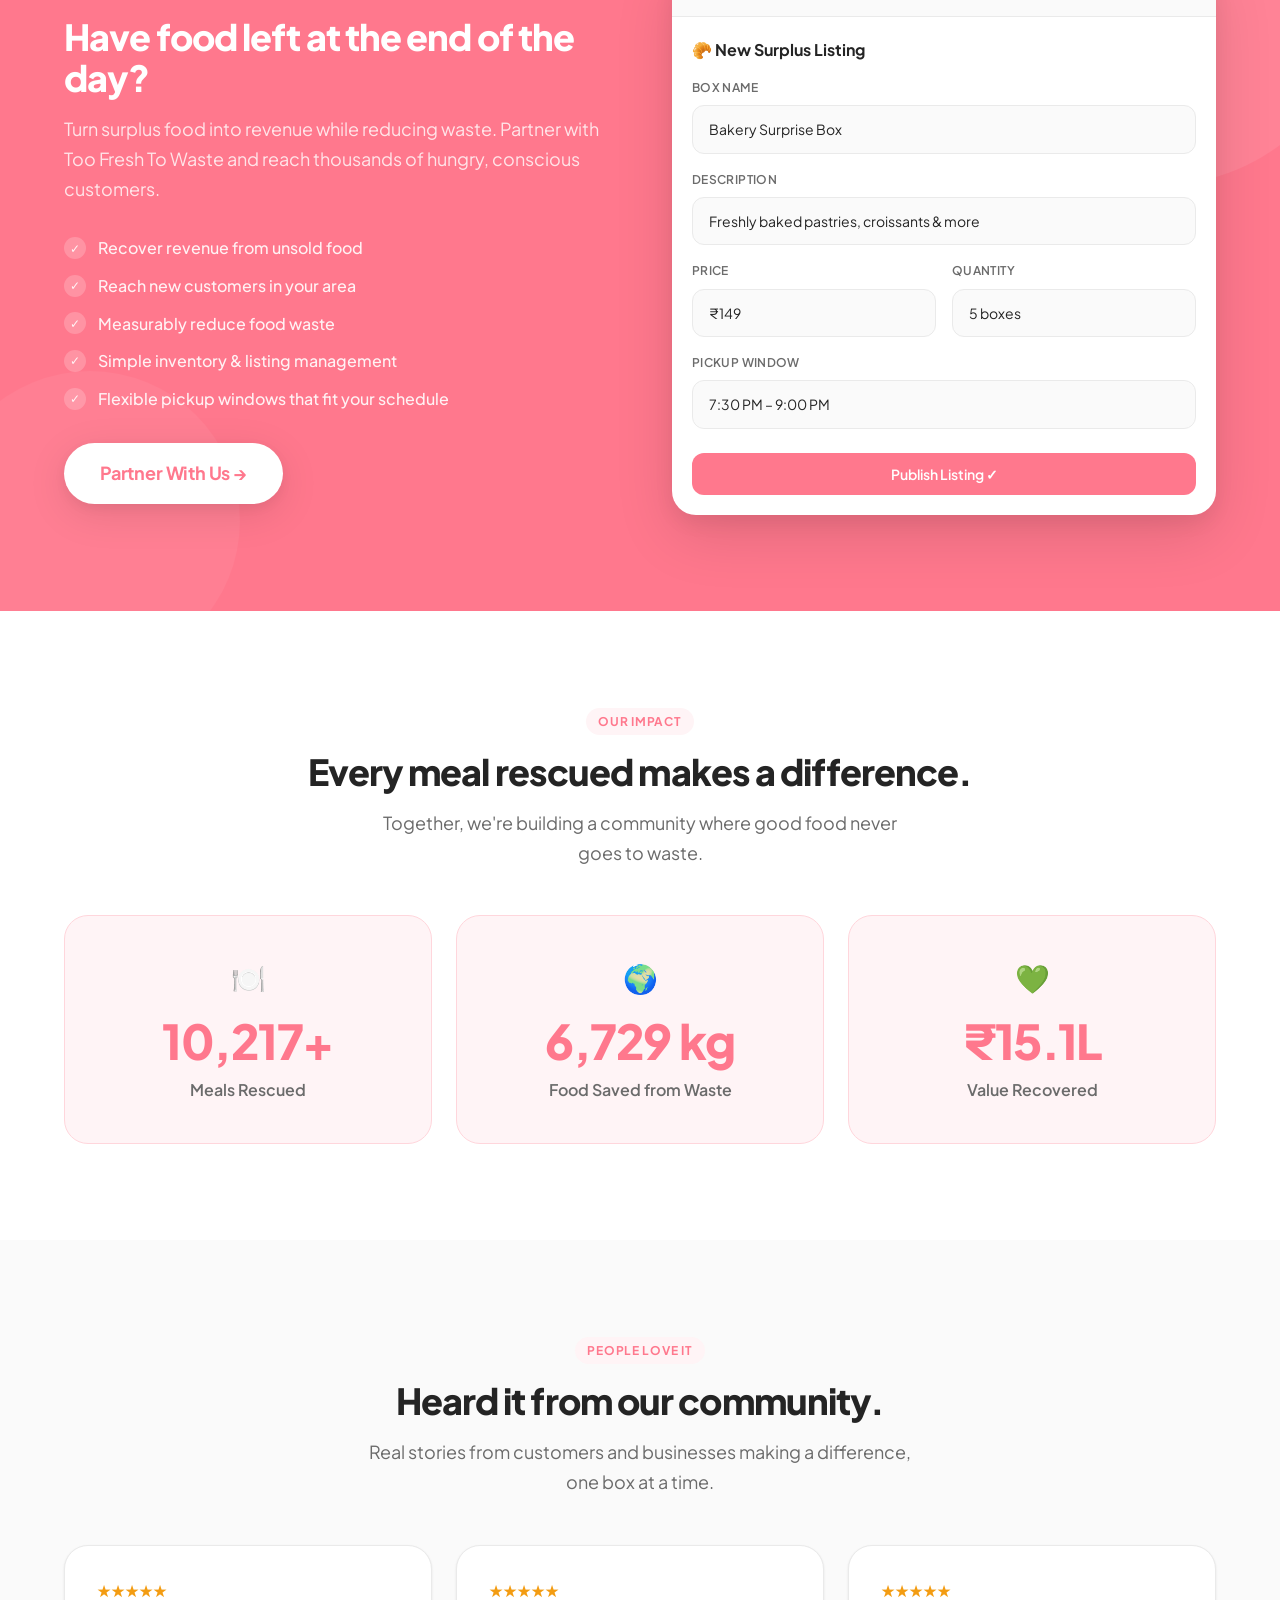
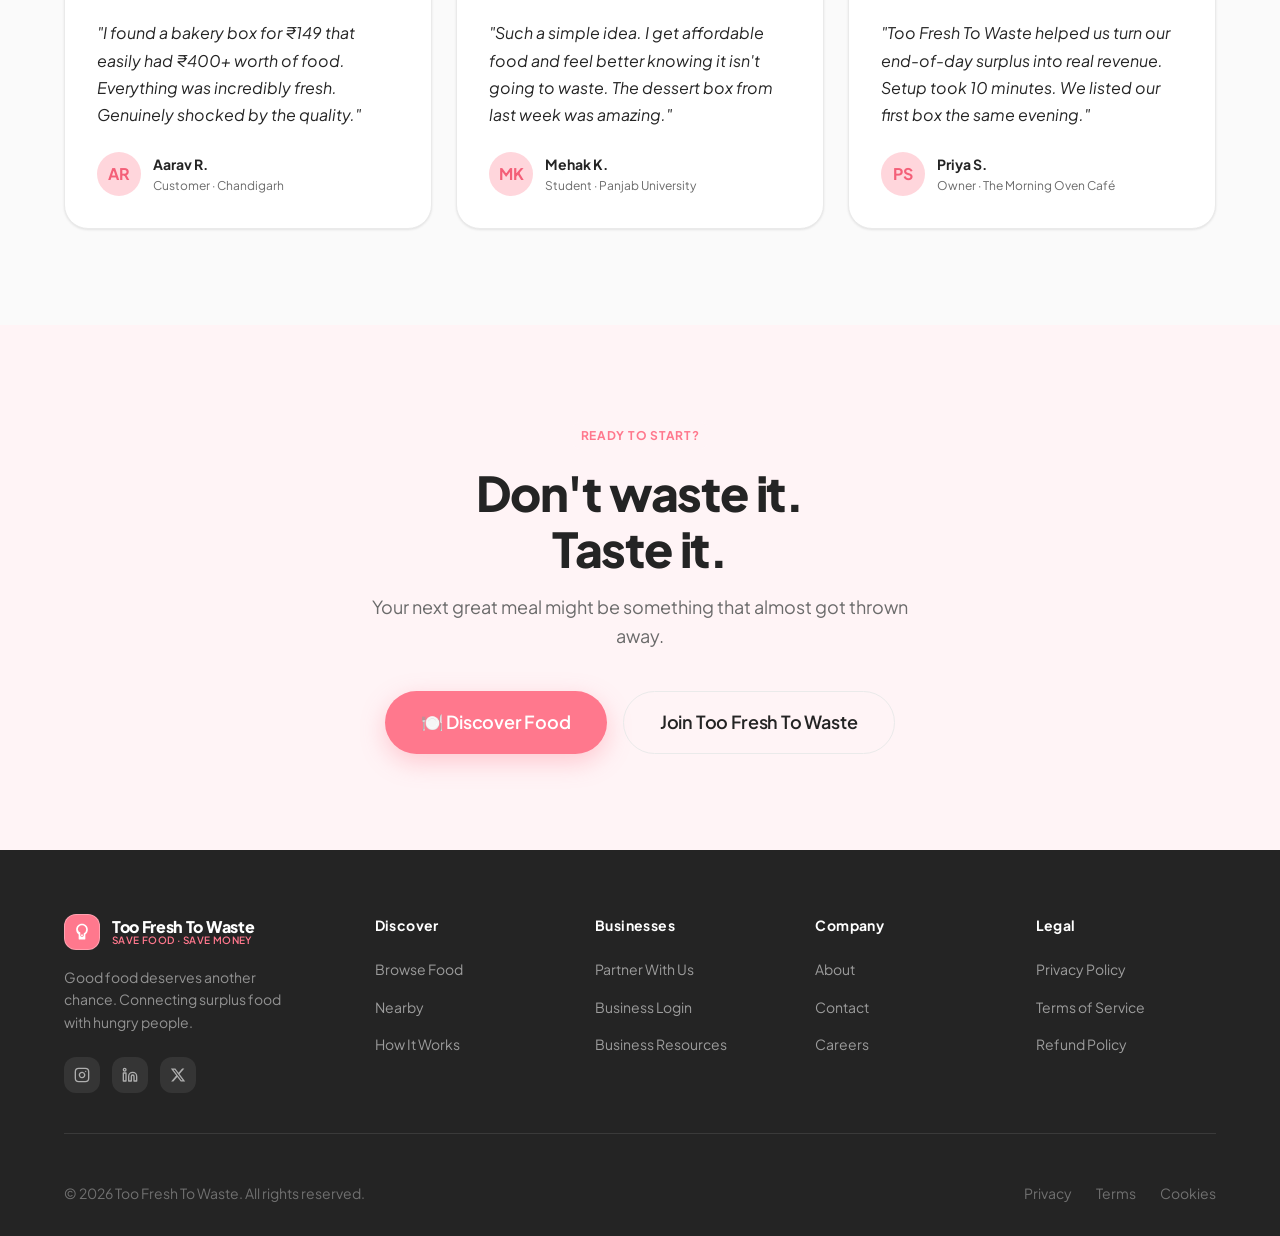
<file: admin-dashboard.html>
<!DOCTYPE html>
<html lang="en">
<head>
  <meta charset="UTF-8" />
  <meta name="viewport" content="width=device-width, initial-scale=1.0" />
  <title>Admin Supervision Portal — Too Fresh To Waste</title>
  <link rel="stylesheet" href="assets/css/style.css?v=3" />
  <link rel="stylesheet" href="assets/css/dashboard.css?v=3" />
  <link rel="preconnect" href="https://fonts.googleapis.com" />
  <link rel="preconnect" href="https://fonts.gstatic.com" crossorigin />
  <link href="https://fonts.googleapis.com/css2?family=Plus+Jakarta+Sans:wght@400;600;700;800&display=swap" rel="stylesheet" />
  <style>
    /* Direct Layout Guarantee */
    .dash-layout { display: grid !important; grid-template-columns: 260px 1fr !important; min-height: 100vh !important; background: #F8FAFC !important; }
    .dash-sidebar { background: #FFFFFF !important; border-right: 1px solid #E2E8F0 !important; display: flex !important; flex-direction: column !important; padding: 24px 16px !important; position: sticky !important; top: 0 !important; height: 100vh !important; }
    .dash-brand { margin-bottom: 28px !important; padding: 0 4px !important; }
    .dash-logo { display: flex !important; align-items: center !important; gap: 12px !important; text-decoration: none !important; }
    .dash-logo-icon { width: 38px !important; height: 38px !important; background: #FF788D !important; border-radius: 12px !important; display: flex !important; align-items: center !important; justify-content: center !important; flex-shrink: 0 !important; box-shadow: 0 4px 12px rgba(255, 120, 141, 0.35) !important; }
    .dash-logo-icon svg { width: 22px !important; height: 22px !important; fill: #FFFFFF !important; }
    .dash-logo-text { display: flex !important; flex-direction: column !important; line-height: 1.2 !important; }
    .dash-brand-name { font-size: 1.05rem !important; font-weight: 800 !important; color: #1E293B !important; letter-spacing: -0.02em !important; }
    .dash-brand-tagline { font-size: 11px !important; color: #FF788D !important; font-weight: 700 !important; text-transform: uppercase !important; letter-spacing: 0.04em !important; }
    .dash-nav { display: flex !important; flex-direction: column !important; gap: 6px !important; flex: 1 !important; }
    .dash-nav-item { display: flex !important; align-items: center !important; gap: 12px !important; padding: 12px 14px !important; border-radius: 12px !important; font-size: 0.88rem !important; font-weight: 600 !important; color: #64748B !important; text-decoration: none !important; transition: all 0.2s ease !important; cursor: pointer !important; }
    .dash-nav-item:hover { background: #F1F5F9 !important; color: #1E293B !important; }
    .dash-nav-item.active { background: #FFF4F6 !important; color: #FF788D !important; font-weight: 700 !important; }
    .dash-nav-badge { margin-left: auto !important; background: #FF788D !important; color: #FFFFFF !important; font-size: 11px !important; padding: 2px 8px !important; border-radius: 99px !important; font-weight: 700 !important; }
    .dash-main { display: flex !important; flex-direction: column !important; min-width: 0 !important; }
    .dash-topbar { background: #FFFFFF !important; border-bottom: 1px solid #E2E8F0 !important; padding: 0 32px !important; height: 72px !important; display: flex !important; align-items: center !important; justify-content: space-between !important; position: sticky !important; top: 0 !important; z-index: 5 !important; }
    .dash-content { padding: 32px !important; flex: 1 !important; }
    .dash-stats-grid { display: grid !important; grid-template-columns: repeat(auto-fit, minmax(220px, 1fr)) !important; gap: 20px !important; margin-bottom: 32px !important; }
    .dash-stat-card { background: #FFFFFF !important; border: 1px solid #E2E8F0 !important; border-radius: 16px !important; padding: 20px !important; display: flex !important; align-items: center !important; gap: 16px !important; box-shadow: 0 1px 3px rgba(0,0,0,0.04) !important; transition: transform 0.2s ease, box-shadow 0.2s ease !important; }
    .dash-stat-card:hover { transform: translateY(-2px) !important; box-shadow: 0 8px 24px rgba(0,0,0,0.07) !important; }
    .dash-stat-icon { width: 50px !important; height: 50px !important; border-radius: 12px !important; display: flex !important; align-items: center !important; justify-content: center !important; font-size: 24px !important; flex-shrink: 0 !important; }
    .dash-stat-icon.pink { background: #FFF4F6 !important; color: #FF788D !important; }
    .dash-stat-icon.green { background: #ECFDF5 !important; color: #10B981 !important; }
    .dash-stat-icon.blue { background: #EFF6FF !important; color: #3B82F6 !important; }
    .dash-stat-icon.amber { background: #FFFBEB !important; color: #F59E0B !important; }
    .dash-stat-value { font-size: 1.6rem !important; font-weight: 800 !important; color: #1E293B !important; line-height: 1.1 !important; margin-bottom: 2px !important; }
    .dash-stat-label { font-size: 0.75rem !important; color: #64748B !important; font-weight: 600 !important; text-transform: uppercase !important; letter-spacing: 0.05em !important; }
    .data-panel { background: #FFFFFF !important; border: 1px solid #E2E8F0 !important; border-radius: 16px !important; box-shadow: 0 1px 3px rgba(0,0,0,0.04) !important; margin-bottom: 32px !important; overflow: hidden !important; }
    .data-panel-header { padding: 20px 24px !important; border-bottom: 1px solid #E2E8F0 !important; display: flex !important; align-items: center !important; justify-content: space-between !important; flex-wrap: wrap !important; gap: 16px !important; background: #FFFFFF !important; }
    .data-table-wrapper { overflow-x: auto !important; width: 100% !important; }
    .data-table { width: 100% !important; border-collapse: collapse !important; text-align: left !important; font-size: 0.875rem !important; }
    .data-table th { background: #F8FAFC !important; padding: 14px 18px !important; font-weight: 700 !important; color: #475569 !important; border-bottom: 1px solid #E2E8F0 !important; white-space: nowrap !important; }
    .data-table td { padding: 16px 18px !important; border-bottom: 1px solid #F1F5F9 !important; color: #334155 !important; vertical-align: middle !important; }
    .data-table tbody tr:hover { background: #FAFAFB !important; }

    .chart-container {
      display: grid;
      grid-template-columns: 2fr 1fr;
      gap: 20px;
      margin-bottom: 28px;
    }
    .chart-card {
      background: #FFFFFF;
      border: 1px solid #E2E8F0;
      border-radius: var(--radius-lg);
      padding: 20px;
      box-shadow: 0 1px 3px rgba(0,0,0,0.04);
    }
    .bar-chart {
      display: flex;
      align-items: flex-end;
      gap: 16px;
      height: 180px;
      padding-top: 20px;
      border-bottom: 2px solid #E2E8F0;
    }
    .bar-col {
      flex: 1;
      display: flex;
      flex-direction: column;
      align-items: center;
      gap: 6px;
      height: 100%;
      justify-content: flex-end;
    }
    .bar-fill {
      width: 100%;
      max-width: 44px;
      background: var(--color-primary);
      border-top-left-radius: 6px;
      border-top-right-radius: 6px;
      transition: height 0.6s cubic-bezier(0.16, 1, 0.3, 1);
      position: relative;
    }
    .bar-fill:hover {
      background: var(--color-primary-hover);
    }
    .bar-fill:hover::after {
      content: attr(data-tooltip);
      position: absolute;
      top: -26px;
      left: 50%;
      transform: translateX(-50%);
      background: #1E293B;
      color: #FFF;
      font-size: 11px;
      padding: 2px 6px;
      border-radius: 4px;
      white-space: nowrap;
    }
    .bar-label {
      font-size: 11px;
      font-weight: 700;
      color: #64748B;
    }
    @media (max-width: 900px) {
      .dash-layout { grid-template-columns: 1fr !important; }
      .dash-sidebar { position: relative !important; height: auto !important; border-right: none !important; border-bottom: 1px solid #E2E8F0 !important; }
      .chart-container {
        grid-template-columns: 1fr;
      }
    }
  </style>
</head>
<body>

  <div class="dash-layout" id="adminDashboard">
    <!-- Sidebar -->
    <aside class="dash-sidebar">
      <div class="dash-brand">
        <a href="index.html" class="dash-logo">
          <div class="dash-logo-icon">
            <svg viewBox="0 0 24 24" xmlns="http://www.w3.org/2000/svg">
              <path d="M12 2C8 2 5 5 5 9c0 2.5 1.2 4.7 3 6.1V20a1 1 0 0 0 1 1h6a1 1 0 0 0 1-1v-4.9c1.8-1.4 3-3.6 3-6.1 0-4-3-7-7-7zm-1 16v-3h2v3h-2zm3-5.3V17h-4v-4.3A5 5 0 0 1 7 9c0-2.8 2.2-5 5-5s5 2.2 5 5a5 5 0 0 1-3 4.7z"/>
            </svg>
          </div>
          <div class="dash-logo-text">
            <span class="dash-brand-name">Too Fresh</span>
            <span class="dash-brand-tagline">Admin Operations</span>
          </div>
        </a>
      </div>

      <nav class="dash-nav">
        <a href="#overview" class="dash-nav-item active" data-tab="overview">
          <span>📊 System Overview</span>
        </a>
        <a href="#orders" class="dash-nav-item" data-tab="orders">
          <span>📦 All Bookings</span>
          <span class="dash-nav-badge" id="adminBookingsBadge">0</span>
        </a>
        <a href="#restaurants" class="dash-nav-item" data-tab="restaurants">
          <span>🏪 Food Partners</span>
        </a>
        <a href="#listings" class="dash-nav-item" data-tab="listings">
          <span>🥐 Platform Listings</span>
        </a>
        <a href="#users" class="dash-nav-item" data-tab="users">
          <span>👥 User Accounts</span>
        </a>
        <a href="index.html" class="dash-nav-item" target="_blank">
          <span>🌐 Public Marketplace ↗</span>
        </a>
      </nav>

      <div style="padding-top:20px; border-top:1px solid #E2E8F0;">
        <div style="margin-bottom:12px; font-size:0.85rem; color:#64748B;">
          <strong id="adminName" style="color:#1E293B; display:block; font-size:0.95rem;">TFTW Administrator</strong>
          <span id="adminEmail">admin@tftw.dev</span>
        </div>
        <button class="btn btn-outline btn-sm" id="adminLogoutBtn" style="width:100%;">Log Out</button>
      </div>
    </aside>

    <!-- Main Content -->
    <main class="dash-main">
      <header class="dash-topbar">
        <div>
          <h2 id="pageTitle" style="font-size:1.35rem; font-weight:800; color:#1E293B;">Central Management Console</h2>
          <span style="font-size:0.82rem; color:#64748B;">Global monitoring of orders, partners, inventory &amp; waste saved</span>
        </div>
        <div style="display:flex; align-items:center; gap:16px;">
          <span class="live-pulse">Connected to Live Backend</span>
        </div>
      </header>

      <div class="dash-content">

        <!-- TAB 1: OVERVIEW -->
        <section id="tab-overview" class="tab-pane">
          <!-- KPI Metrics Row -->
          <div class="dash-stats-grid">
            <div class="dash-stat-card">
              <div class="dash-stat-icon green">💰</div>
              <div>
                <div class="dash-stat-value" id="kpiRevenue">₹0</div>
                <div class="dash-stat-label">Platform Volume</div>
              </div>
            </div>
            <div class="dash-stat-card">
              <div class="dash-stat-icon pink">🍽️</div>
              <div>
                <div class="dash-stat-value" id="kpiMealsSold">0</div>
                <div class="dash-stat-label">Meals Rescued</div>
              </div>
            </div>
            <div class="dash-stat-card">
              <div class="dash-stat-icon blue">📦</div>
              <div>
                <div class="dash-stat-value" id="kpiTotalBookings">0</div>
                <div class="dash-stat-label">Total Bookings</div>
              </div>
            </div>
            <div class="dash-stat-card">
              <div class="dash-stat-icon amber">🏪</div>
              <div>
                <div class="dash-stat-value" id="kpiPartners">0</div>
                <div class="dash-stat-label">Active Partners</div>
              </div>
            </div>
            <div class="dash-stat-card">
              <div class="dash-stat-icon green">🌱</div>
              <div>
                <div class="dash-stat-value" id="kpiFoodSaved">0 kg</div>
                <div class="dash-stat-label">Food Saved from Waste</div>
              </div>
            </div>
            <div class="dash-stat-card">
              <div class="dash-stat-icon pink">👥</div>
              <div>
                <div class="dash-stat-value" id="kpiCustomers">0</div>
                <div class="dash-stat-label">Customers</div>
              </div>
            </div>
          </div>

          <!-- Charts Visualization -->
          <div class="chart-container">
            <div class="chart-card">
              <h3 style="font-size:1.05rem; font-weight:700; color:#1E293B; margin-bottom:4px;">Daily Bookings Trend (Last 7 Days)</h3>
              <p style="font-size:0.8rem; color:#64748B; margin-bottom:12px;">Real-time booking volume per day</p>
              <div class="bar-chart" id="dailyTrendChart">
                <!-- Rendered dynamically -->
              </div>
            </div>

            <div class="chart-card">
              <h3 style="font-size:1.05rem; font-weight:700; color:#1E293B; margin-bottom:4px;">Order Status Breakdown</h3>
              <p style="font-size:0.8rem; color:#64748B; margin-bottom:16px;">Platform fulfillment health</p>
              <div id="statusBreakdown" style="display:flex; flex-direction:column; gap:12px;">
                <!-- Rendered dynamically -->
              </div>
            </div>
          </div>

          <!-- Live Activity Feed Table -->
          <div class="data-panel">
            <div class="data-panel-header">
              <div>
                <h3 style="font-size:1.1rem; font-weight:700; color:#1E293B;">Recent Marketplace Activity</h3>
                <p style="font-size:0.82rem; color:#64748B;">Latest bookings captured by the system</p>
              </div>
              <button class="btn btn-outline btn-sm" onclick="switchTab('orders')">View All Bookings →</button>
            </div>
            <div class="data-table-wrapper">
              <table class="data-table">
                <thead>
                  <tr>
                    <th>Order #</th>
                    <th>Customer</th>
                    <th>Food Partner</th>
                    <th>Item</th>
                    <th>Qty</th>
                    <th>Total</th>
                    <th>PIN</th>
                    <th>Status</th>
                    <th>Time</th>
                  </tr>
                </thead>
                <tbody id="overviewRecentOrdersTable">
                  <tr><td colspan="9" style="text-align:center; padding:30px; color:#888;">Loading activity...</td></tr>
                </tbody>
              </table>
            </div>
          </div>
        </section>

        <!-- TAB 2: ALL ORDERS -->
        <section id="tab-orders" class="tab-pane" style="display:none;">
          <div class="data-panel">
            <div class="data-panel-header">
              <div>
                <h3 style="font-size:1.1rem; font-weight:700; color:#1E293B;">Platform Bookings &amp; Orders</h3>
                <p style="font-size:0.82rem; color:#64748B;">Inspect, track, and verify customer orders across all food partners</p>
              </div>
              <div style="display:flex; gap:10px;">
                <select id="adminOrderStatusFilter" class="form-input" style="padding:6px 12px; font-size:0.85rem;" onchange="loadAdminOrders()">
                  <option value="">All Fulfillment Statuses</option>
                  <option value="CONFIRMED">Confirmed</option>
                  <option value="PENDING">Pending</option>
                  <option value="READY_FOR_PICKUP">Ready for Pickup</option>
                  <option value="COMPLETED">Completed</option>
                  <option value="CANCELLED">Cancelled</option>
                </select>
              </div>
            </div>
            <div class="data-table-wrapper">
              <table class="data-table">
                <thead>
                  <tr>
                    <th>Order #</th>
                    <th>Customer</th>
                    <th>Restaurant</th>
                    <th>Item / Qty</th>
                    <th>Amount</th>
                    <th>Payment Status</th>
                    <th>Razorpay IDs</th>
                    <th>Order Status</th>
                    <th>Timestamp</th>
                    <th>Actions</th>
                  </tr>
                </thead>
                <tbody id="allAdminOrdersTable">
                  <tr><td colspan="10" style="text-align:center; padding:30px; color:#888;">Loading orders...</td></tr>
                </tbody>
              </table>
            </div>
          </div>
        </section>

        <!-- TAB 3: RESTAURANTS -->
        <section id="tab-restaurants" class="tab-pane" style="display:none;">
          <div class="data-panel">
            <div class="data-panel-header">
              <div>
                <h3 style="font-size:1.1rem; font-weight:700; color:#1E293B;">Registered Food Partners</h3>
                <p style="font-size:0.82rem; color:#64748B;">Supervise restaurant status, locations, and approval</p>
              </div>
            </div>
            <div class="data-table-wrapper">
              <table class="data-table">
                <thead>
                  <tr>
                    <th>Business Name</th>
                    <th>Owner Account</th>
                    <th>Category</th>
                    <th>City / Address</th>
                    <th>Phone</th>
                    <th>Status</th>
                    <th>Actions</th>
                  </tr>
                </thead>
                <tbody id="adminRestaurantsTable">
                  <tr><td colspan="7" style="text-align:center; padding:30px; color:#888;">Loading partners...</td></tr>
                </tbody>
              </table>
            </div>
          </div>
        </section>

        <!-- TAB 4: LISTINGS -->
        <section id="tab-listings" class="tab-pane" style="display:none;">
          <div class="data-panel">
            <div class="data-panel-header">
              <div>
                <h3 style="font-size:1.1rem; font-weight:700; color:#1E293B;">All Platform Food Listings</h3>
                <p style="font-size:0.82rem; color:#64748B;">Supervise surplus offerings across Chandigarh</p>
              </div>
            </div>
            <div class="data-table-wrapper">
              <table class="data-table">
                <thead>
                  <tr>
                    <th>Item Name</th>
                    <th>Food Partner</th>
                    <th>Category</th>
                    <th>Original</th>
                    <th>Discounted</th>
                    <th>Available Stock</th>
                    <th>Pickup Window</th>
                    <th>Status</th>
                    <th>Action</th>
                  </tr>
                </thead>
                <tbody id="adminListingsTable">
                  <tr><td colspan="9" style="text-align:center; padding:30px; color:#888;">Loading listings...</td></tr>
                </tbody>
              </table>
            </div>
          </div>
        </section>

        <!-- TAB 5: USERS -->
        <section id="tab-users" class="tab-pane" style="display:none;">
          <div class="data-panel">
            <div class="data-panel-header">
              <div>
                <h3 style="font-size:1.1rem; font-weight:700; color:#1E293B;">Platform Users</h3>
                <p style="font-size:0.82rem; color:#64748B;">Customer and Partner accounts with status toggle</p>
              </div>
              <input type="text" id="userSearchInput" class="form-input" placeholder="Search user by name or email..." style="max-width:280px; padding:6px 12px; font-size:0.85rem;" oninput="debounceUserSearch()" />
            </div>
            <div class="data-table-wrapper">
              <table class="data-table">
                <thead>
                  <tr>
                    <th>User ID</th>
                    <th>Name</th>
                    <th>Email</th>
                    <th>Phone</th>
                    <th>Role</th>
                    <th>Account Status</th>
                    <th>Joined</th>
                    <th>Action</th>
                  </tr>
                </thead>
                <tbody id="adminUsersTable">
                  <tr><td colspan="8" style="text-align:center; padding:30px; color:#888;">Loading users...</td></tr>
                </tbody>
              </table>
            </div>
          </div>
        </section>

      </div>
    </main>
  </div>

  <script src="assets/js/auth.js"></script>
  <script src="assets/js/api.js"></script>
  <script src="assets/js/realtime.js"></script>
  <script>
    // Guard: Only ADMIN accounts allowed
    if (!Auth.isLoggedIn()) {
      window.location.href = 'login.html';
    }

    const user = Auth.getUser();
    if (!user || (!user.is_staff && !user.is_superuser && user.account_type !== 'admin')) {
      alert('Access restricted to Platform Administrators.');
      window.location.href = 'index.html';
    }

    if (user) {
      document.getElementById('adminName').textContent = user.full_name || 'TFTW Administrator';
      document.getElementById('adminEmail').textContent = user.email;
    }

    document.getElementById('adminLogoutBtn').addEventListener('click', async () => {
      await Auth.logout();
      window.location.href = 'index.html';
    });

    let dashboardData = null;
    let analyticsData = null;

    async function initAdminPortal() {
      await Promise.all([loadDashboardStats(), loadAnalytics(), loadAdminOrders(), loadAdminRestaurants(), loadAdminListings(), loadAdminUsers()]);
    }

    async function loadDashboardStats() {
      const res = await API.getAdminDashboard();
      if (!res.ok || !res.data) return;

      dashboardData = res.data;
      const m = dashboardData.metrics;

      document.getElementById('kpiRevenue').textContent = '₹' + m.total_revenue.toFixed(2);
      document.getElementById('kpiMealsSold').textContent = m.food_items_sold;
      document.getElementById('kpiTotalBookings').textContent = m.total_bookings;
      document.getElementById('kpiPartners').textContent = m.active_restaurants;
      document.getElementById('kpiFoodSaved').textContent = m.estimated_kg_saved + ' kg';
      document.getElementById('kpiCustomers').textContent = m.total_customers;
      document.getElementById('adminBookingsBadge').textContent = m.total_bookings;

      // Status breakdown
      document.getElementById('statusBreakdown').innerHTML = `
        <div style="display:flex; justify-content:space-between; font-size:13px;">
          <span>Confirmed:</span> <strong>${m.confirmed_bookings}</strong>
        </div>
        <div style="display:flex; justify-content:space-between; font-size:13px;">
          <span>Ready for Pickup:</span> <strong>${m.ready_bookings}</strong>
        </div>
        <div style="display:flex; justify-content:space-between; font-size:13px;">
          <span>Completed:</span> <strong>${m.completed_bookings}</strong>
        </div>
        <div style="display:flex; justify-content:space-between; font-size:13px;">
          <span>Cancelled:</span> <strong>${m.cancelled_bookings}</strong>
        </div>
      `;

      // Recent Activity
      const tbody = document.getElementById('overviewRecentOrdersTable');
      if (dashboardData.recent_bookings.length === 0) {
        tbody.innerHTML = `<tr><td colspan="9" style="text-align:center; padding:30px; color:#888;">No recent bookings recorded yet.</td></tr>`;
      } else {
        tbody.innerHTML = dashboardData.recent_bookings.map(b => `
          <tr>
            <td><strong>#${b.booking_number}</strong></td>
            <td>${b.customer_name}</td>
            <td>${b.restaurant_name}</td>
            <td>${b.listing_name}</td>
            <td>${b.quantity}</td>
            <td><strong>₹${parseFloat(b.total_amount).toFixed(2)}</strong></td>
            <td><code>${b.pickup_code || '----'}</code></td>
            <td><span class="badge ${getStatusBadge(b.status)}">${b.status.replace(/_/g, ' ')}</span></td>
            <td>${new Date(b.created_at).toLocaleTimeString([], {hour:'2-digit', minute:'2-digit'})}</td>
          </tr>
        `).join('');
      }
    }

    async function loadAnalytics() {
      const res = await API.getAdminAnalytics();
      if (!res.ok || !res.data) return;
      analyticsData = res.data;

      const chart = document.getElementById('dailyTrendChart');
      const trends = analyticsData.daily_trends || [];
      const maxCount = Math.max(...trends.map(t => t.bookings), 1);

      chart.innerHTML = trends.map(t => {
        const heightPct = Math.max(Math.round((t.bookings / maxCount) * 100), 12);
        return `
          <div class="bar-col">
            <div class="bar-fill" style="height:${heightPct}%;" data-tooltip="${t.bookings} bookings (₹${t.revenue.toFixed(0)})"></div>
            <div class="bar-label">${t.date}</div>
          </div>
        `;
      }).join('');
    }

    async function loadAdminOrders() {
      const filter = document.getElementById('adminOrderStatusFilter').value;
      const res = await API.getBookings(filter);
      const tbody = document.getElementById('allAdminOrdersTable');

      if (!res.ok || !res.data || res.data.length === 0) {
        tbody.innerHTML = `<tr><td colspan="10" style="text-align:center; padding:30px; color:#888;">No orders found.</td></tr>`;
        return;
      }

      tbody.innerHTML = res.data.map(b => {
        const isPaid = b.payment_status === 'PAID' || b.payment_status === 'PAYMENT_SUCCESS';
        const isRefunded = b.payment_status === 'REFUNDED' || b.refund_status === 'REFUNDED';
        const canRefund = isPaid && !isRefunded;

        const payBadge = isPaid
          ? `<span class="badge" style="background:#D1FAE5; color:#065F46;">PAID ✓</span>`
          : isRefunded
          ? `<span class="badge" style="background:#FEE2E2; color:#991B1B;">REFUNDED</span>`
          : `<span class="badge" style="background:#FEF3C7; color:#92400E;">${(b.payment_status || 'PENDING').replace(/_/g, ' ')}</span>`;

        const rzpIds = `
          <div style="font-size:0.75rem; color:#475569; display:flex; flex-direction:column; gap:2px;">
            ${b.razorpay_order_id ? `<span>Order: <code>${b.razorpay_order_id}</code></span>` : '<span>Order: —</span>'}
            ${b.razorpay_payment_id ? `<span>Payment: <code>${b.razorpay_payment_id}</code></span>` : '<span>Payment: —</span>'}
            ${b.refund_id ? `<span style="color:#DC2626;">Refund: <code>${b.refund_id}</code></span>` : ''}
          </div>
        `;

        return `
          <tr>
            <td><strong>#${b.booking_number}</strong></td>
            <td>
              <div style="font-weight:700;">${b.customer_name}</div>
              <div style="font-size:0.78rem; color:#64748B;">${b.customer_phone || b.customer_email || ''}</div>
            </td>
            <td>${b.restaurant_name}</td>
            <td>${b.quantity}x ${b.listing_name}</td>
            <td><strong>₹${parseFloat(b.total_amount).toFixed(2)}</strong></td>
            <td>${payBadge}</td>
            <td>${rzpIds}</td>
            <td><span class="badge ${getStatusBadge(b.status)}">${b.status.replace(/_/g, ' ')}</span></td>
            <td>${new Date(b.created_at).toLocaleDateString()} ${new Date(b.created_at).toLocaleTimeString([], {hour:'2-digit', minute:'2-digit'})}</td>
            <td>
              ${canRefund ? `
                <button class="order-action-btn btn-cancel" onclick="triggerAdminRefund(${b.id}, '${b.booking_number}', '${b.total_amount}')">
                  ↩ Issue Refund
                </button>
              ` : isRefunded ? `
                <span style="font-size:0.78rem; color:#991B1B; font-weight:700;">Refunded</span>
              ` : `
                <span style="font-size:0.78rem; color:#888;">—</span>
              `}
            </td>
          </tr>
        `;
      }).join('');
    }

    async function triggerAdminRefund(bookingId, bookingNumber, amount) {
      const reason = prompt(
        `Issue full Razorpay refund of ₹${parseFloat(amount).toFixed(2)} for Order #${bookingNumber}?\n\nEnter refund reason:`,
        'Customer requested refund'
      );
      if (reason === null) return;

      const confirmRefund = confirm(
        `Are you sure you want to process this refund for Order #${bookingNumber}?\n\nThis will trigger the official Razorpay Refund API and restore inventory back to the food listing.`
      );
      if (!confirmRefund) return;

      const res = await API.adminRefund(bookingId, reason);
      if (res.ok && res.data) {
        Realtime.notify('Refund Processed', `Order #${bookingNumber} was refunded successfully via Razorpay (Refund ID: ${res.data.refund_id})`, 'warning');
        loadAdminOrders();
        loadDashboardMetrics();
      } else {
        alert(res.data?.error || 'Failed to process refund.');
      }
    }


    async function loadAdminRestaurants() {
      const res = await API.getRestaurants();
      const tbody = document.getElementById('adminRestaurantsTable');
      if (!res.ok || !res.data || res.data.length === 0) {
        tbody.innerHTML = `<tr><td colspan="7" style="text-align:center; padding:30px; color:#888;">No restaurant partners registered.</td></tr>`;
        return;
      }

      tbody.innerHTML = res.data.map(r => `
        <tr>
          <td><strong>${r.business_name}</strong></td>
          <td>${r.owner_name} (${r.owner_email})</td>
          <td>${r.category}</td>
          <td>${r.city} · ${r.address}</td>
          <td>${r.phone || '—'}</td>
          <td><span class="badge ${r.status === 'active' ? 'badge-active' : 'badge-cancelled'}">${r.status}</span></td>
          <td>
            <button class="order-action-btn ${r.status === 'active' ? 'btn-cancel' : 'btn-confirm'}" onclick="toggleRestaurantStatus(${r.id}, '${r.status === 'active' ? 'suspended' : 'active'}')">
              ${r.status === 'active' ? 'Suspend' : 'Approve'}
            </button>
          </td>
        </tr>
      `).join('');
    }

    async function toggleRestaurantStatus(id, newStatus) {
      const res = await API.toggleRestaurantStatus(id, newStatus);
      if (res.ok) {
        Realtime.notify('Restaurant Status Updated', `Partner status changed to ${newStatus}`, 'info');
        loadAdminRestaurants();
      }
    }

    async function loadAdminListings() {
      const res = await API.getListings({ category: 'all' });
      const tbody = document.getElementById('adminListingsTable');
      if (!res.ok || !res.data || res.data.length === 0) {
        tbody.innerHTML = `<tr><td colspan="9" style="text-align:center; padding:30px; color:#888;">No listings currently active.</td></tr>`;
        return;
      }

      tbody.innerHTML = res.data.map(l => `
        <tr>
          <td><strong>${l.name}</strong></td>
          <td>${l.restaurant_name}</td>
          <td>${l.category}</td>
          <td>₹${parseFloat(l.original_price).toFixed(2)}</td>
          <td><strong style="color:var(--color-primary);">₹${parseFloat(l.discounted_price).toFixed(2)}</strong></td>
          <td>${l.quantity_available} / ${l.quantity}</td>
          <td>${l.pickup_start} – ${l.pickup_end}</td>
          <td><span class="badge ${l.status === 'active' ? 'badge-active' : 'badge-inactive'}">${l.status}</span></td>
          <td>
            <button class="order-action-btn ${l.status === 'active' ? 'btn-cancel' : 'btn-confirm'}" onclick="toggleListingAdmin(${l.id}, '${l.status === 'active' ? 'inactive' : 'active'}')">
              ${l.status === 'active' ? 'Deactivate' : 'Activate'}
            </button>
          </td>
        </tr>
      `).join('');
    }

    async function toggleListingAdmin(id, newStatus) {
      const res = await API.updateListing(id, { status: newStatus });
      if (res.ok) {
        Realtime.notify('Listing Updated', `Listing is now ${newStatus}`, 'info');
        loadAdminListings();
      }
    }

    let searchTimer = null;
    function debounceUserSearch() {
      clearTimeout(searchTimer);
      searchTimer = setTimeout(loadAdminUsers, 300);
    }

    async function loadAdminUsers() {
      const query = document.getElementById('userSearchInput').value;
      const res = await API.getAdminUsers(query);
      const tbody = document.getElementById('adminUsersTable');
      if (!res.ok || !res.data || res.data.length === 0) {
        tbody.innerHTML = `<tr><td colspan="8" style="text-align:center; padding:30px; color:#888;">No users found.</td></tr>`;
        return;
      }

      tbody.innerHTML = res.data.map(u => `
        <tr>
          <td>#${u.id}</td>
          <td><strong>${u.full_name}</strong></td>
          <td>${u.email}</td>
          <td>${u.phone || '—'}</td>
          <td><span class="badge" style="background:#F1F5F9; color:#475569;">${u.account_type.toUpperCase()}</span></td>
          <td><span class="badge ${u.is_active ? 'badge-active' : 'badge-cancelled'}">${u.is_active ? 'Active' : 'Disabled'}</span></td>
          <td>${new Date(u.date_joined).toLocaleDateString()}</td>
          <td>
            <button class="order-action-btn ${u.is_active ? 'btn-cancel' : 'btn-confirm'}" onclick="toggleUser(${u.id}, ${!u.is_active})">
              ${u.is_active ? 'Disable' : 'Enable'}
            </button>
          </td>
        </tr>
      `).join('');
    }

    async function toggleUser(id, newActive) {
      const res = await API.toggleUserStatus(id, newActive);
      if (res.ok) {
        Realtime.notify('User Updated', res.data.message, 'info');
        loadAdminUsers();
      } else {
        alert(res.data?.error || 'Action failed.');
      }
    }

    function getStatusBadge(status) {
      if (status === 'CONFIRMED') return 'badge-confirmed';
      if (status === 'READY_FOR_PICKUP') return 'badge-ready';
      if (status === 'COMPLETED') return 'badge-completed';
      if (status === 'CANCELLED') return 'badge-cancelled';
      return 'badge-pending';
    }

    // Tab Navigation
    function switchTab(tabId) {
      document.querySelectorAll('.tab-pane').forEach(el => el.style.display = 'none');
      document.querySelectorAll('.dash-nav-item').forEach(el => el.classList.remove('active'));

      const pane = document.getElementById('tab-' + tabId);
      if (pane) pane.style.display = 'block';

      const navItem = document.querySelector(`[data-tab="${tabId}"]`);
      if (navItem) navItem.classList.add('active');

      const titleMap = {
        overview: 'Central Management Console',
        orders: 'All Platform Bookings & Orders',
        restaurants: 'Registered Food Partners',
        listings: 'Platform Food Offerings',
        users: 'User Account Management',
      };
      document.getElementById('pageTitle').textContent = titleMap[tabId] || 'Admin Console';
    }

    document.querySelectorAll('.dash-nav-item[data-tab]').forEach(item => {
      item.addEventListener('click', (e) => {
        e.preventDefault();
        switchTab(item.dataset.tab);
      });
    });

    // ─── Realtime Event Handlers for Admin ───
    Realtime.on('booking_created', (data) => {
      Realtime.notify('New Booking Logged', `Order #${data.booking.booking_number} (${data.booking.listing_name}) booked by ${data.customer_name}!`, 'info');
      loadDashboardStats();
      loadAdminOrders();
      loadAnalytics();
    });

    Realtime.on('listing_created', (data) => {
      Realtime.notify('New Surplus Food Listed', `${data.name} published by ${data.restaurant_name}`, 'info');
      loadDashboardStats();
      loadAdminListings();
    });

    Realtime.on('booking_status_changed', (data) => {
      loadDashboardStats();
      loadAdminOrders();
      loadAnalytics();
    });

    initAdminPortal();
  </script>
</body>
</html>
</file>
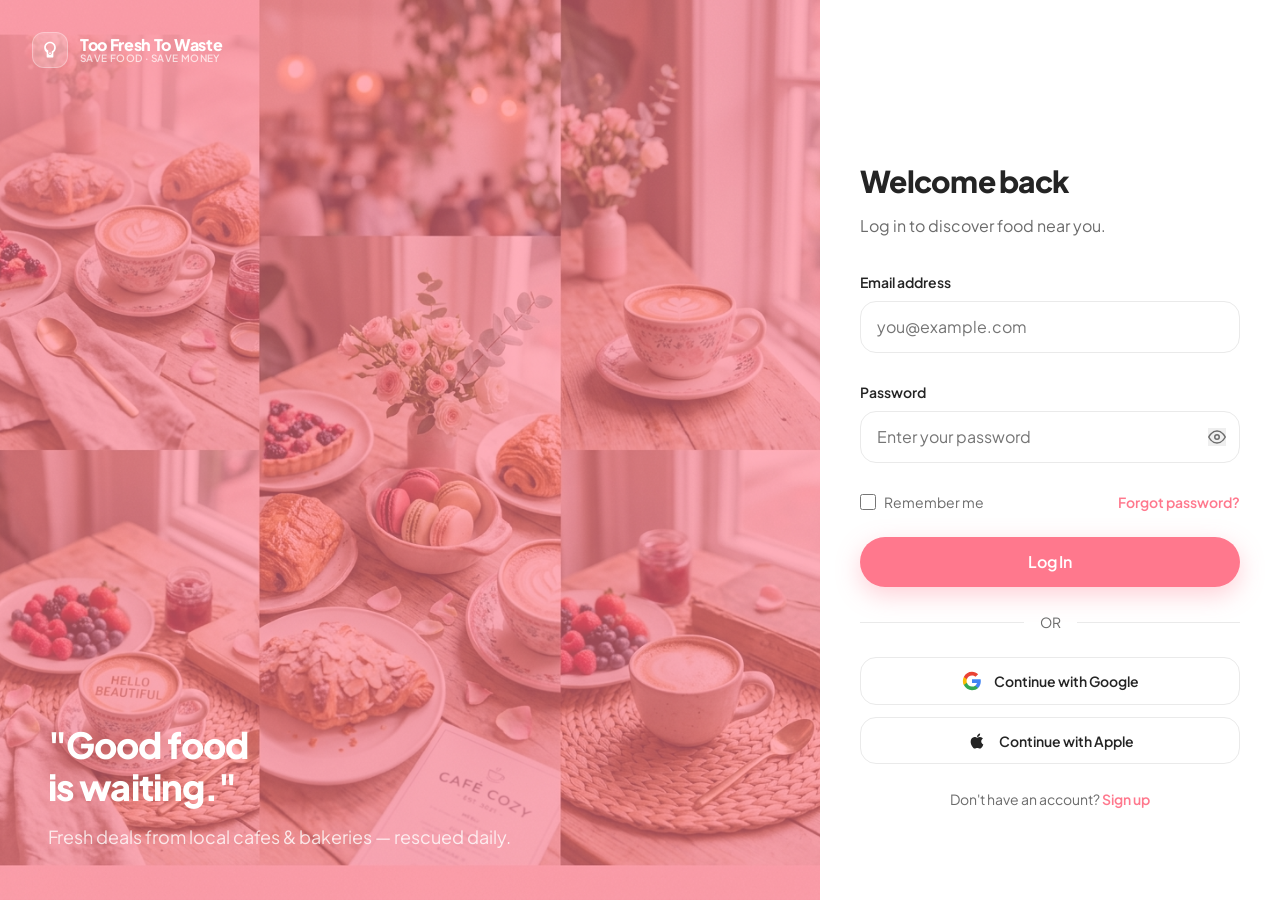
<file: customer-bookings.html>
<!DOCTYPE html>
<html lang="en">
<head>
  <meta charset="UTF-8" />
  <meta name="viewport" content="width=device-width, initial-scale=1.0" />
  <title>My Bookings — Too Fresh To Waste</title>
  <link rel="stylesheet" href="assets/css/style.css?v=3" />
  <link rel="preconnect" href="https://fonts.googleapis.com" />
  <link rel="preconnect" href="https://fonts.gstatic.com" crossorigin />
  <style>
    .bookings-container {
      max-width: 900px;
      margin: 40px auto 80px;
      padding: 0 20px;
    }
    .booking-card {
      background: #FFFFFF;
      border: 1px solid var(--color-border);
      border-radius: var(--radius-lg);
      padding: 24px;
      margin-bottom: 20px;
      box-shadow: 0 2px 8px rgba(0,0,0,0.04);
      display: grid;
      grid-template-columns: 120px 1fr auto;
      gap: 20px;
      align-items: center;
      transition: transform var(--transition-fast);
    }
    .booking-card:hover {
      transform: translateY(-2px);
      box-shadow: 0 8px 24px rgba(0,0,0,0.08);
    }
    .booking-card-img {
      width: 120px;
      height: 100px;
      border-radius: var(--radius-md);
      object-fit: cover;
    }
    .booking-card-info h3 {
      font-size: 1.15rem;
      font-weight: 700;
      color: var(--color-text);
      margin-bottom: 4px;
    }
    .booking-card-meta {
      font-size: 0.875rem;
      color: var(--color-text-secondary);
      display: flex;
      flex-direction: column;
      gap: 4px;
    }
    .pickup-code-box {
      background: var(--color-primary-light);
      border: 1px dashed var(--color-primary);
      padding: 6px 12px;
      border-radius: var(--radius-md);
      font-weight: 800;
      color: var(--color-primary);
      font-size: 0.95rem;
      display: inline-block;
      margin-top: 6px;
    }
    .booking-card-side {
      text-align: right;
      display: flex;
      flex-direction: column;
      align-items: flex-end;
      gap: 10px;
    }
    .booking-amount {
      font-size: 1.25rem;
      font-weight: 800;
      color: var(--color-text);
    }
    @media (max-width: 650px) {
      .booking-card {
        grid-template-columns: 1fr;
        text-align: left;
      }
      .booking-card-side {
        align-items: flex-start;
        text-align: left;
      }
      .booking-card-img {
        width: 100%;
        height: 160px;
      }
    }
  </style>
</head>
<body>

  <!-- Navbar -->
  <header id="navbar" class="navbar" role="banner">
    <div class="container navbar-inner">
      <a href="index.html" class="logo" aria-label="Too Fresh To Waste Home">
        <div class="logo-icon">
          <svg viewBox="0 0 24 24" xmlns="http://www.w3.org/2000/svg">
            <path d="M12 2C8 2 5 5 5 9c0 2.5 1.2 4.7 3 6.1V20a1 1 0 0 0 1 1h6a1 1 0 0 0 1-1v-4.9c1.8-1.4 3-3.6 3-6.1 0-4-3-7-7-7zm-1 16v-3h2v3h-2zm3-5.3V17h-4v-4.3A5 5 0 0 1 7 9c0-2.8 2.2-5 5-5s5 2.2 5 5a5 5 0 0 1-3 4.7z"/>
          </svg>
        </div>
        <div class="logo-text">
          <span class="brand-name">Too Fresh To Waste</span>
          <span class="brand-tagline">Save Food · Save Money</span>
        </div>
      </a>

      <nav class="nav-links">
        <a href="index.html#discover" class="nav-link">Marketplace</a>
        <a href="customer-bookings.html" class="nav-link active" style="color:var(--color-primary); font-weight:700;">My Bookings</a>
      </nav>

      <div class="nav-actions">
        <span id="userGreeting" style="font-size:0.9rem; font-weight:600;"></span>
        <button class="btn btn-outline btn-sm" id="logoutBtn">Log Out</button>
      </div>
    </div>
  </header>

  <main class="bookings-container" id="customerBookingsPage">
    <div style="display:flex; justify-content:space-between; align-items:center; margin-bottom:24px; flex-wrap:wrap; gap:12px;">
      <div>
        <h1 style="font-size:2rem; font-weight:800; color:var(--color-text);">My Food Reservations</h1>
        <p style="color:var(--color-text-secondary); font-size:0.95rem;">Track your saved surplus meals &amp; pickup times</p>
      </div>
      <span class="live-pulse">Live Connected</span>
    </div>

    <!-- Filter tabs -->
    <div class="category-filter-bar" style="justify-content:flex-start; margin-bottom:24px;">
      <button class="cat-pill active" data-status="">All Orders</button>
      <button class="cat-pill" data-status="CONFIRMED">Confirmed</button>
      <button class="cat-pill" data-status="READY_FOR_PICKUP">Ready for Pickup</button>
      <button class="cat-pill" data-status="COMPLETED">Completed</button>
      <button class="cat-pill" data-status="CANCELLED">Cancelled</button>
    </div>

    <!-- Bookings List -->
    <div id="bookingsList">
      <div class="empty-state">
        <div class="empty-state-icon">⏳</div>
        <div class="empty-state-title">Loading your reservations...</div>
      </div>
    </div>
  </main>

  <script src="https://checkout.razorpay.com/v1/checkout.js"></script>
  <script src="assets/js/auth.js"></script>
  <script src="assets/js/api.js"></script>
  <script src="assets/js/realtime.js"></script>
  <script>
    // Ensure customer is logged in
    if (!Auth.isLoggedIn()) {
      window.location.href = 'login.html';
    }

    const user = Auth.getUser();
    if (user) {
      document.getElementById('userGreeting').textContent = `Hi, ${user.first_name || 'Customer'}`;
    }

    document.getElementById('logoutBtn').addEventListener('click', async () => {
      await Auth.logout();
      window.location.href = 'index.html';
    });

    let currentFilter = '';
    let allBookings = [];

    async function loadBookings() {
      const res = await API.getBookings(currentFilter);
      const container = document.getElementById('bookingsList');

      if (!res.ok || !res.data) {
        container.innerHTML = `
          <div class="empty-state">
            <div class="empty-state-icon">⚠️</div>
            <div class="empty-state-title">Unable to load reservations</div>
            <p>Please check your connection and try again.</p>
          </div>
        `;
        return;
      }

      allBookings = res.data;
      renderBookings();
    }

    function renderBookings() {
      const container = document.getElementById('bookingsList');
      if (allBookings.length === 0) {
        container.innerHTML = `
          <div class="empty-state">
            <div class="empty-state-icon">🍽️</div>
            <div class="empty-state-title">No reservations found</div>
            <p>Explore surplus food deals near you and rescue your first meal!</p>
            <a href="index.html#discover" class="btn btn-primary" style="margin-top:16px;">Browse Marketplace</a>
          </div>
        `;
        return;
      }

      container.innerHTML = allBookings.map(b => {
        const statusClass = b.status === 'CONFIRMED' ? 'badge-confirmed' :
                            b.status === 'READY_FOR_PICKUP' ? 'badge-ready' :
                            b.status === 'COMPLETED' ? 'badge-completed' :
                            b.status === 'CANCELLED' ? 'badge-cancelled' : 'badge-pending';

        const isPaid = b.payment_status === 'PAID' || b.payment_status === 'PAYMENT_SUCCESS';
        const isPendingPayment = (b.payment_status === 'PAYMENT_PENDING' || b.payment_status === 'PAYMENT_FAILED') && b.status !== 'CANCELLED';
        const canCancel = (b.status === 'PENDING' || b.status === 'CONFIRMED') && !b.refund_status;

        const payBadge = isPaid
          ? `<span class="badge" style="background:#D1FAE5; color:#065F46;">PAID ✓</span>`
          : b.payment_status === 'REFUNDED'
          ? `<span class="badge" style="background:#FEE2E2; color:#991B1B;">REFUNDED</span>`
          : `<span class="badge" style="background:#FEF3C7; color:#92400E;">${(b.payment_status || 'PENDING').replace(/_/g, ' ')}</span>`;

        return `
          <article class="booking-card" id="bookingCard-${b.id}">
            <img class="booking-card-img" src="${b.listing_image || 'assets/images/bakery_box.jpg'}" alt="${b.listing_name}" onerror="this.src='assets/images/bakery_box.jpg'"/>
            <div class="booking-card-info">
              <div style="display:flex; align-items:center; gap:8px; margin-bottom:4px;">
                <span style="font-size:0.75rem; color:#888; font-weight:700;">ORDER #${b.booking_number}</span>
                ${payBadge}
              </div>
              <h3>${b.listing_name}</h3>
              <div class="booking-card-meta">
                <span>📍 <strong>${b.restaurant_name}</strong> · ${b.restaurant_address}</span>
                <span>⏰ Pickup Window: <strong>${b.pickup_start} – ${b.pickup_end}</strong></span>
                <span>📦 Quantity: <strong>${b.quantity} box(es)</strong></span>
                ${b.razorpay_payment_id ? `<span style="font-size:0.78rem; color:#64748B;">💳 Razorpay Ref: <code>${b.razorpay_payment_id}</code></span>` : ''}
                ${b.refund_id ? `<span style="font-size:0.78rem; color:#DC2626;">↩️ Refund ID: <code>${b.refund_id}</code></span>` : ''}
              </div>
              <div class="pickup-code-box">Pickup Verification PIN: ${b.pickup_code || '----'}</div>
            </div>
            <div class="booking-card-side">
              <span class="badge ${statusClass}">${b.status.replace(/_/g, ' ')}</span>
              <div class="booking-amount">₹${parseFloat(b.total_amount).toFixed(2)}</div>
              ${isPendingPayment ? `
                <button class="btn btn-primary btn-sm" onclick="retryOrderPayment(${b.id})" style="font-size:0.8rem; padding:6px 12px;">⚡ Pay Now (Razorpay)</button>
              ` : ''}
              ${canCancel ? `<button class="btn btn-outline btn-sm" onclick="cancelBooking(${b.id})" style="color:#E74C3C; border-color:#F5B7B1;">Cancel Order</button>` : ''}
            </div>
          </article>
        `;
      }).join('');
    }

    async function retryOrderPayment(bookingId) {
      const res = await API.retryPayment(bookingId);
      if (!res.ok || !res.data) {
        alert(res.data?.error || 'Unable to retry payment.');
        return;
      }

      const orderData = res.data;
      if (typeof window.Razorpay === 'undefined') {
        alert('Razorpay Checkout SDK is still loading. Please refresh and try again.');
        return;
      }

      const options = {
        key: orderData.key_id,
        amount: orderData.amount_paise,
        currency: orderData.currency || 'INR',
        name: 'Too Fresh To Waste',
        description: `Order #${orderData.booking_number} - ${orderData.listing.name}`,
        image: 'assets/images/hero_food.jpg',
        order_id: orderData.razorpay_order_id,
        prefill: {
          name: orderData.customer.name,
          email: orderData.customer.email,
          contact: orderData.customer.phone || '',
        },
        theme: { color: '#FF788D' },
        handler: async function (paymentResp) {
          const verifyRes = await API.verifyPayment({
            booking_id: orderData.booking_id,
            razorpay_order_id: paymentResp.razorpay_order_id,
            razorpay_payment_id: paymentResp.razorpay_payment_id,
            razorpay_signature: paymentResp.razorpay_signature,
          });

          if (verifyRes.ok) {
            Realtime.notify('Payment Confirmed!', `Order #${orderData.booking_number} is now PAID!`, 'success');
            loadBookings();
          } else {
            alert(verifyRes.data?.error || 'Payment verification failed.');
          }
        },
      };

      const rzp = new window.Razorpay(options);
      rzp.open();
    }


    async function cancelBooking(id) {
      if (!confirm('Are you sure you want to cancel this reservation? The inventory will be released back to the store.')) return;
      const res = await API.updateBookingStatus(id, 'CANCELLED', 'Cancelled by customer');
      if (res.ok) {
        Realtime.notify('Reservation Cancelled', 'Your order was cancelled and refunded.', 'warning');
        loadBookings();
      } else {
        alert(res.data?.error || 'Failed to cancel booking.');
      }
    }

    // Filter pills
    document.querySelectorAll('.cat-pill').forEach(btn => {
      btn.addEventListener('click', () => {
        document.querySelectorAll('.cat-pill').forEach(b => b.classList.remove('active'));
        btn.classList.add('active');
        currentFilter = btn.dataset.status;
        loadBookings();
      });
    });

    // Real-time synchronization
    Realtime.on('booking_status_changed', (data) => {
      // If affected booking is currently in our list, update it
      const match = allBookings.find(b => b.id === data.booking.id);
      if (match) {
        match.status = data.booking.status;
        Realtime.notify('Order Updated!', `Order #${data.booking.booking_number} is now ${data.booking.status.replace(/_/g, ' ')}!`, 'success');
        renderBookings();
      }
    });

    loadBookings();
  </script>
</body>
</html>
</file>
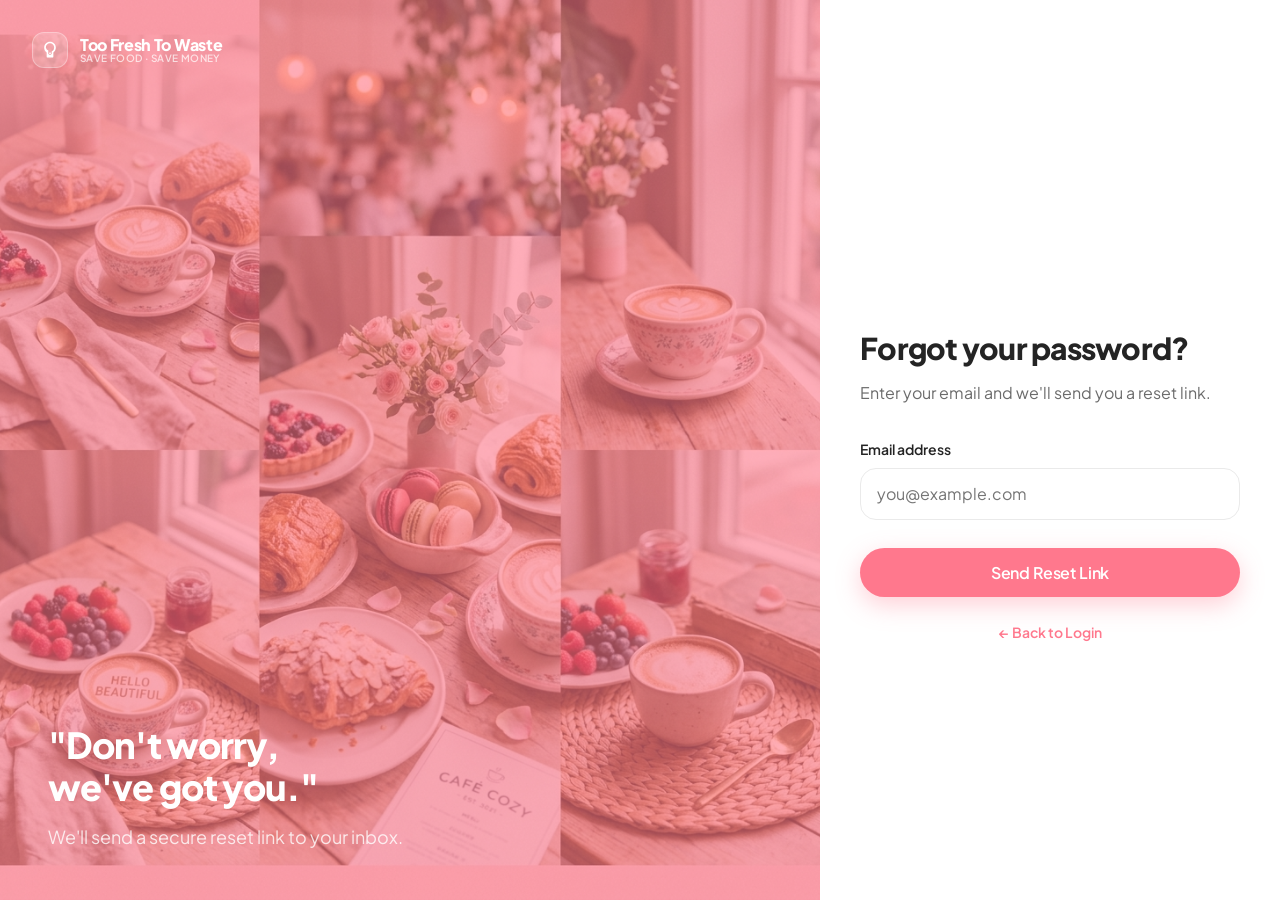
<file: forgot-password.html>
<!DOCTYPE html>
<html lang="en">
<head>
  <meta charset="UTF-8" />
  <meta name="viewport" content="width=device-width, initial-scale=1.0" />
  <meta name="description" content="Reset your Too Fresh To Waste password." />
  <title>Forgot Password — Too Fresh To Waste</title>
  <link rel="stylesheet" href="assets/css/style.css" />
  <link rel="preconnect" href="https://fonts.googleapis.com" />
  <link rel="preconnect" href="https://fonts.gstatic.com" crossorigin />
  <style>
    body { background: var(--color-white); }
    .auth-visual { background: var(--color-primary); }
  </style>
</head>
<body>

  <div class="auth-page" id="forgotPasswordPage">

    <!-- ====== LEFT: Visual Panel ====== -->
    <aside class="auth-visual" aria-hidden="true">
      <img src="assets/images/login_bg.jpg" alt="" aria-hidden="true" />
      <div class="auth-visual-logo">
        <div class="logo-icon">
          <svg viewBox="0 0 24 24" xmlns="http://www.w3.org/2000/svg" style="width:20px;height:20px;fill:white;">
            <path d="M12 2C8 2 5 5 5 9c0 2.5 1.2 4.7 3 6.1V20a1 1 0 0 0 1 1h6a1 1 0 0 0 1-1v-4.9c1.8-1.4 3-3.6 3-6.1 0-4-3-7-7-7zm-1 16v-3h2v3h-2zm3-5.3V17h-4v-4.3A5 5 0 0 1 7 9c0-2.8 2.2-5 5-5s5 2.2 5 5a5 5 0 0 1-3 4.7z"/>
          </svg>
        </div>
        <div class="logo-text">
          <span class="brand-name" style="color:white;">Too Fresh To Waste</span>
          <span class="brand-tagline" style="color:rgba(255,255,255,0.7);">Save Food · Save Money</span>
        </div>
      </div>
      <div class="auth-visual-content">
        <h2 class="auth-visual-quote">"Don't worry,<br/>we've got you."</h2>
        <p class="auth-visual-sub">We'll send a secure reset link to your inbox.</p>
      </div>
    </aside>

    <!-- ====== RIGHT: Form Panel ====== -->
    <main class="auth-form-side" id="main">
      <div class="auth-form-inner">

        <!-- Mobile Logo -->
        <a href="index.html" class="auth-logo" aria-label="Too Fresh To Waste Home">
          <div class="logo-icon">
            <svg viewBox="0 0 24 24" xmlns="http://www.w3.org/2000/svg" style="width:20px;height:20px;fill:white;">
              <path d="M12 2C8 2 5 5 5 9c0 2.5 1.2 4.7 3 6.1V20a1 1 0 0 0 1 1h6a1 1 0 0 0 1-1v-4.9c1.8-1.4 3-3.6 3-6.1 0-4-3-7-7-7zm-1 16v-3h2v3h-2zm3-5.3V17h-4v-4.3A5 5 0 0 1 7 9c0-2.8 2.2-5 5-5s5 2.2 5 5a5 5 0 0 1-3 4.7z"/>
            </svg>
          </div>
          <div class="logo-text">
            <span class="brand-name">Too Fresh To Waste</span>
            <span class="brand-tagline">Save Food · Save Money</span>
          </div>
        </a>

        <h1 class="auth-form-heading">Forgot your password?</h1>
        <p class="auth-form-subheading">Enter your email and we'll send you a reset link.</p>

        <!-- Success state -->
        <div id="fpSuccess" style="display:none; background:#D1FAE5; border:1px solid #6EE7B7; border-radius:12px; padding:20px; margin-bottom:20px; text-align:center;">
          <div style="font-size:2rem;margin-bottom:8px;">📧</div>
          <p style="color:#065F46; font-weight:700; margin:0 0 4px;">Check your inbox!</p>
          <p style="color:#047857; font-size:0.9rem; margin:0;" id="fpSuccessText">
            If an account exists for this email, a password reset link has been sent.
          </p>
        </div>

        <!-- Forgot Password Form -->
        <form id="forgotPasswordForm" novalidate aria-label="Forgot password form">

          <div class="form-group">
            <label class="form-label" for="fpEmail">Email address</label>
            <div class="form-input-wrap">
              <input
                type="email"
                id="fpEmail"
                name="email"
                class="form-input"
                placeholder="you@example.com"
                autocomplete="email"
                aria-required="true"
                aria-describedby="fpEmailError"
              />
            </div>
            <div class="form-error" id="fpEmailError" role="alert" aria-live="polite">
              <svg width="12" height="12" viewBox="0 0 24 24" fill="none" stroke="currentColor" stroke-width="2.5" stroke-linecap="round" stroke-linejoin="round" aria-hidden="true"><circle cx="12" cy="12" r="10"/><line x1="12" y1="8" x2="12" y2="12"/><line x1="12" y1="16" x2="12.01" y2="16"/></svg>
              <span></span>
            </div>
          </div>

          <button
            type="submit"
            id="fpSubmit"
            class="btn btn-primary"
            style="width:100%; font-size:1rem; padding:0.9rem;"
          >
            Send Reset Link
          </button>

        </form>

        <p class="auth-footer" style="margin-top:24px;">
          <a href="login.html" style="color:var(--color-primary);font-weight:600;text-decoration:none;">← Back to Login</a>
        </p>

      </div>
    </main>

  </div>

  <script src="assets/js/auth.js"></script>
  <script>
    const API_BASE = (window.TFTW_API_URL || 'http://127.0.0.1:8000') + '/api/auth';

    function isValidEmail(email) {
      return /^[^\s@]+@[^\s@]+\.[^\s@]+$/.test(email);
    }

    function showError(id, msg) {
      const el = document.getElementById(id + 'Error');
      const input = document.getElementById(id);
      if (input) { input.classList.add('error'); input.classList.remove('success'); }
      if (el) {
        const span = el.querySelector('span');
        if (span) span.textContent = msg;
        else el.textContent = msg;
        el.classList.add('show');
      }
    }

    function clearError(id) {
      const el = document.getElementById(id + 'Error');
      const input = document.getElementById(id);
      if (input) input.classList.remove('error');
      if (el) el.classList.remove('show');
    }

    document.getElementById('fpEmail').addEventListener('input', () => clearError('fpEmail'));

    document.getElementById('forgotPasswordForm').addEventListener('submit', async (e) => {
      e.preventDefault();
      const email = document.getElementById('fpEmail').value.trim();
      const btn = document.getElementById('fpSubmit');

      if (!email) { showError('fpEmail', 'Email is required.'); return; }
      if (!isValidEmail(email)) { showError('fpEmail', 'Please enter a valid email address.'); return; }
      clearError('fpEmail');

      btn.classList.add('btn-loading');
      btn.disabled = true;

      try {
        const resp = await fetch(`${API_BASE}/forgot-password/`, {
          method: 'POST',
          headers: { 'Content-Type': 'application/json' },
          body: JSON.stringify({ email }),
        });
        const data = await resp.json();

        // Always show generic success (anti-enumeration)
        document.getElementById('forgotPasswordForm').style.display = 'none';
        document.getElementById('fpSuccess').style.display = '';

      } catch (err) {
        showError('fpEmail', 'Network error. Please check your connection and try again.');
      } finally {
        btn.classList.remove('btn-loading');
        btn.disabled = false;
      }
    });
  </script>

</body>
</html>
</file>
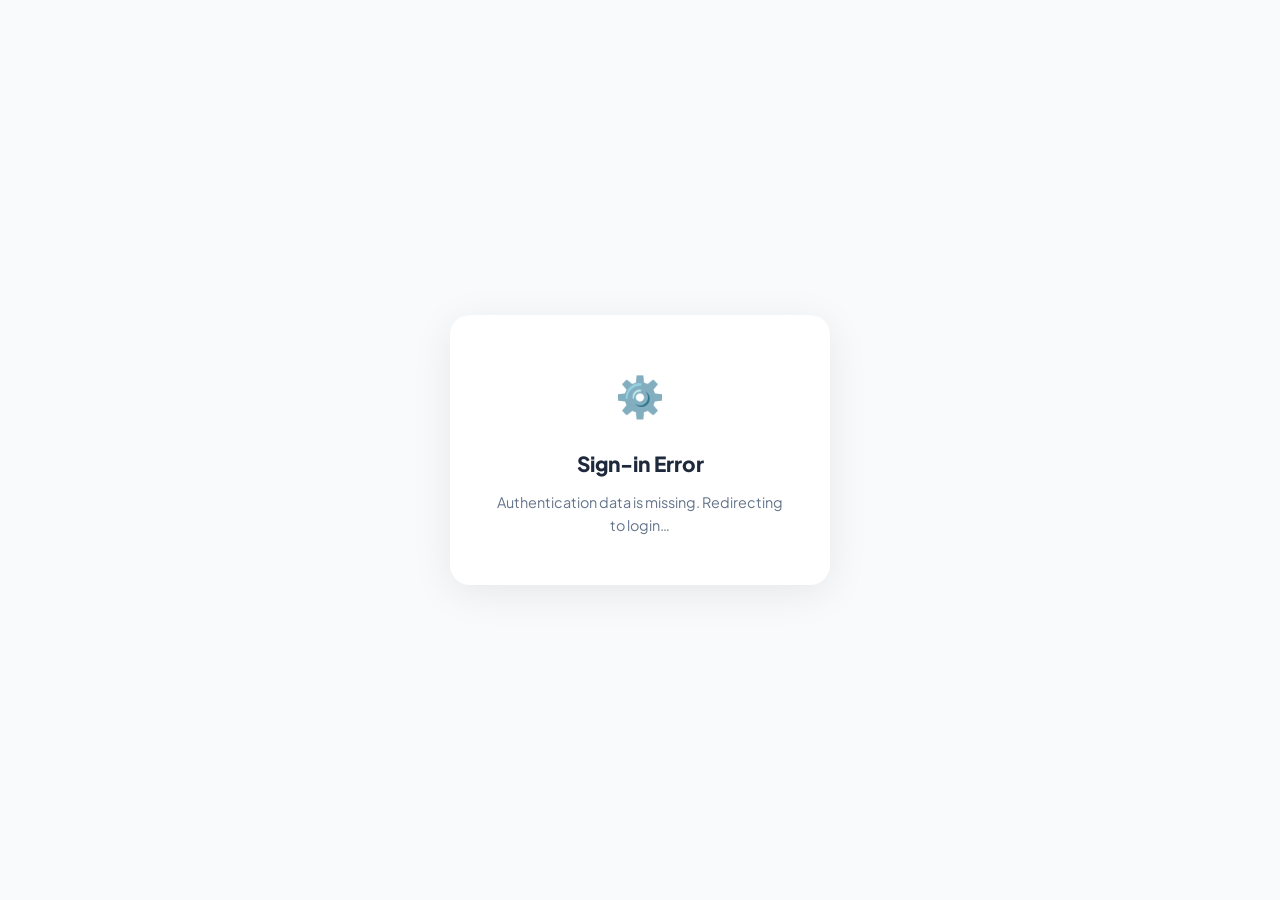
<file: google-callback.html>
<!DOCTYPE html>
<html lang="en">
<head>
  <meta charset="UTF-8" />
  <meta name="viewport" content="width=device-width, initial-scale=1.0" />
  <title>Signing in with Google… — Too Fresh To Waste</title>
  <link rel="stylesheet" href="assets/css/style.css" />
  <style>
    body { background: #F8FAFC; display: flex; align-items: center; justify-content: center; min-height: 100vh; margin: 0; }
    .callback-card {
      background: #fff;
      border-radius: 20px;
      padding: 48px 40px;
      text-align: center;
      max-width: 380px;
      width: 100%;
      box-shadow: 0 8px 40px rgba(0,0,0,0.08);
    }
    .spin { animation: spin 1s linear infinite; display: inline-block; font-size: 2.5rem; margin-bottom: 20px; }
    @keyframes spin { to { transform: rotate(360deg); } }
    h2 { font-size: 1.3rem; font-weight: 800; color: #1E293B; margin: 0 0 10px; }
    p { color: #64748B; font-size: 0.9rem; margin: 0; }
  </style>
</head>
<body>
  <div class="callback-card">
    <div class="spin">⚙️</div>
    <h2 id="cbTitle">Completing sign-in…</h2>
    <p id="cbMessage">Securely finishing your Google authentication. Please wait.</p>
  </div>

  <script src="assets/js/auth.js"></script>
  <script>
    /**
     * Google OAuth callback handler.
     * The backend redirects here after successful OAuth with:
     *   ?access=...&refresh=...&user=...&redirect=index.html
     *
     * We store the tokens in localStorage and redirect to the appropriate page.
     * This keeps the client secret on the server (never sent to frontend).
     */
    (function() {
      const params = new URLSearchParams(window.location.search);
      const accessToken = params.get('access');
      const refreshToken = params.get('refresh');
      const userJson = params.get('user');
      const redirectPage = params.get('redirect') || 'index.html';
      const googleError = params.get('google_error');

      if (googleError) {
        document.getElementById('cbTitle').textContent = 'Sign-in Failed';
        const errorMessages = {
          'access_denied': 'You cancelled the Google sign-in. Please try again.',
          'state_mismatch': 'Security check failed. Please try signing in again.',
          'token_exchange_failed': 'Could not complete sign-in with Google. Please try again.',
          'userinfo_failed': 'Could not fetch your Google profile. Please try again.',
          'account_error': 'There was a problem with your Google account. Please contact support.',
          'no_code': 'Google did not return an authorization code. Please try again.',
        };
        document.getElementById('cbMessage').textContent =
          errorMessages[googleError] || 'Google sign-in was unsuccessful. Please try again.';
        setTimeout(() => { window.location.href = 'login.html'; }, 3000);
        return;
      }

      if (!accessToken || !refreshToken) {
        document.getElementById('cbTitle').textContent = 'Sign-in Error';
        document.getElementById('cbMessage').textContent = 'Authentication data is missing. Redirecting to login…';
        setTimeout(() => { window.location.href = 'login.html'; }, 2000);
        return;
      }

      try {
        // Store tokens using Auth module
        if (window.Auth) {
          window.Auth.saveTokens(accessToken, refreshToken);
          if (userJson) {
            const user = JSON.parse(decodeURIComponent(userJson));
            window.Auth.saveUser(user);
          }
        } else {
          localStorage.setItem('tftw_access', accessToken);
          localStorage.setItem('tftw_refresh', refreshToken);
          if (userJson) {
            localStorage.setItem('tftw_user', decodeURIComponent(userJson));
          }
        }

        document.getElementById('cbMessage').textContent = 'Success! Redirecting you now…';
        window.location.href = redirectPage;
      } catch (err) {
        document.getElementById('cbTitle').textContent = 'Sign-in Error';
        document.getElementById('cbMessage').textContent = 'Could not complete sign-in. Redirecting to login…';
        setTimeout(() => { window.location.href = 'login.html'; }, 2000);
      }
    })();
  </script>
</body>
</html>
</file>
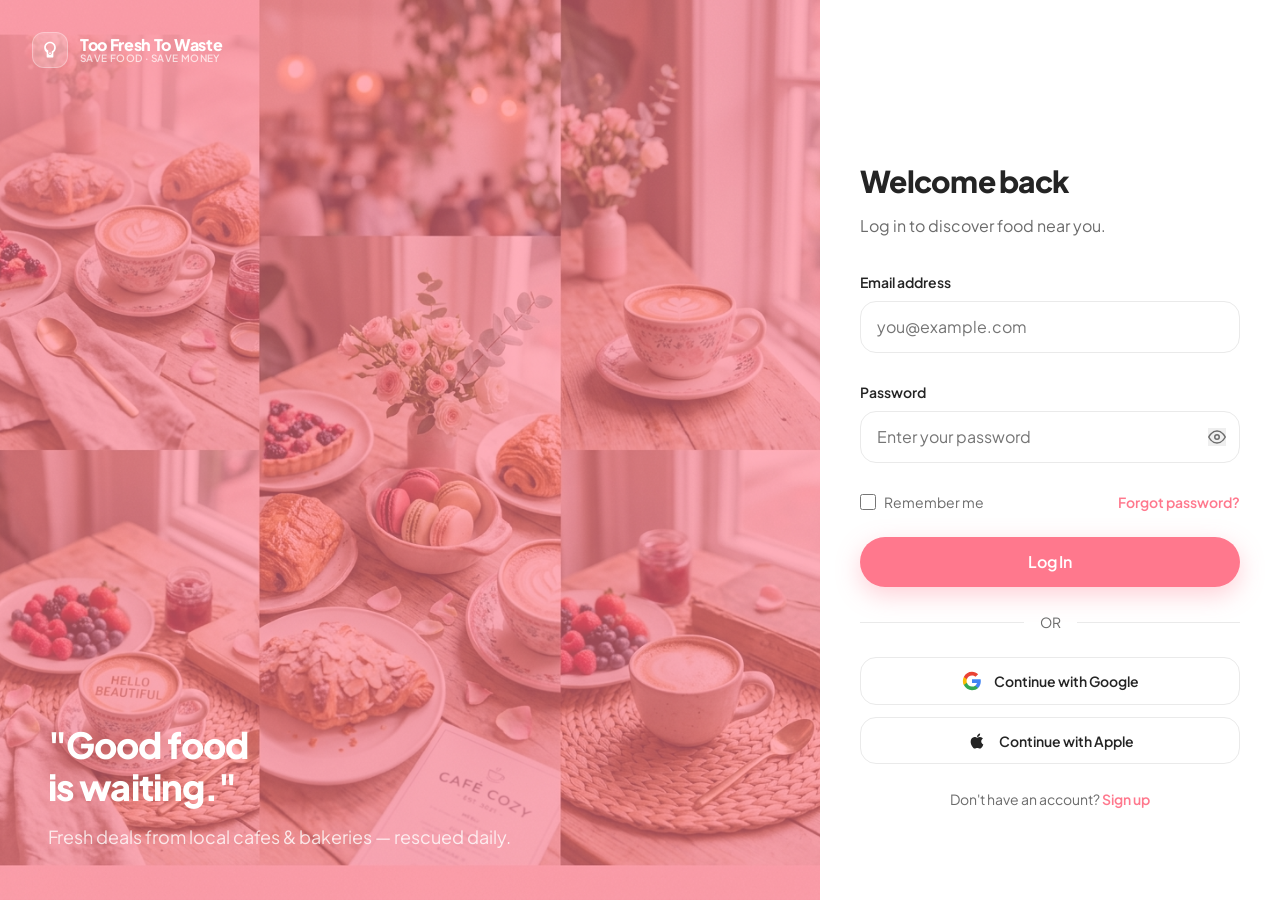
<file: login.html>
<!DOCTYPE html>
<html lang="en">
<head>
  <meta charset="UTF-8" />
  <meta name="viewport" content="width=device-width, initial-scale=1.0" />
  <meta name="description" content="Log in to Too Fresh To Waste and discover fresh surplus food from local cafes, bakeries and restaurants near you." />
  <title>Log In — Too Fresh To Waste</title>
  <link rel="stylesheet" href="assets/css/style.css" />
  <link rel="preconnect" href="https://fonts.googleapis.com" />
  <link rel="preconnect" href="https://fonts.gstatic.com" crossorigin />
  <style>
    /* Page-specific overrides */
    body {
      background: var(--color-white);
    }

    .auth-visual {
      background: var(--color-primary);
    }
  </style>
</head>
<body>

  <div class="auth-page" id="loginPage">

    <!-- ====== LEFT: Visual Panel ====== -->
    <aside class="auth-visual" aria-hidden="true">
      <img
        src="assets/images/login_bg.jpg"
        alt=""
        aria-hidden="true"
      />

      <!-- Brand overlay on image -->
      <div class="auth-visual-logo">
        <div class="logo-icon">
          <svg viewBox="0 0 24 24" xmlns="http://www.w3.org/2000/svg" style="width:20px;height:20px;fill:white;">
            <path d="M12 2C8 2 5 5 5 9c0 2.5 1.2 4.7 3 6.1V20a1 1 0 0 0 1 1h6a1 1 0 0 0 1-1v-4.9c1.8-1.4 3-3.6 3-6.1 0-4-3-7-7-7zm-1 16v-3h2v3h-2zm3-5.3V17h-4v-4.3A5 5 0 0 1 7 9c0-2.8 2.2-5 5-5s5 2.2 5 5a5 5 0 0 1-3 4.7z"/>
          </svg>
        </div>
        <div class="logo-text">
          <span class="brand-name" style="color:white;">Too Fresh To Waste</span>
          <span class="brand-tagline" style="color:rgba(255,255,255,0.7);">Save Food · Save Money</span>
        </div>
      </div>

      <div class="auth-visual-content">
        <h2 class="auth-visual-quote">"Good food<br/>is waiting."</h2>
        <p class="auth-visual-sub">Fresh deals from local cafes &amp; bakeries — rescued daily.</p>
      </div>
    </aside>

    <!-- ====== RIGHT: Form Panel ====== -->
    <main class="auth-form-side" id="main">
      <div class="auth-form-inner">

        <!-- Mobile Logo (shown when visual panel is hidden) -->
        <a href="index.html" class="auth-logo" aria-label="Too Fresh To Waste Home">
          <div class="logo-icon">
            <svg viewBox="0 0 24 24" xmlns="http://www.w3.org/2000/svg" style="width:20px;height:20px;fill:white;">
              <path d="M12 2C8 2 5 5 5 9c0 2.5 1.2 4.7 3 6.1V20a1 1 0 0 0 1 1h6a1 1 0 0 0 1-1v-4.9c1.8-1.4 3-3.6 3-6.1 0-4-3-7-7-7zm-1 16v-3h2v3h-2zm3-5.3V17h-4v-4.3A5 5 0 0 1 7 9c0-2.8 2.2-5 5-5s5 2.2 5 5a5 5 0 0 1-3 4.7z"/>
            </svg>
          </div>
          <div class="logo-text">
            <span class="brand-name">Too Fresh To Waste</span>
            <span class="brand-tagline">Save Food · Save Money</span>
          </div>
        </a>

        <h1 class="auth-form-heading">Welcome back</h1>
        <p class="auth-form-subheading">Log in to discover food near you.</p>

        <!-- Success message -->
        <div class="success-message" id="loginSuccess" role="alert">
          <svg width="18" height="18" viewBox="0 0 24 24" fill="none" stroke="currentColor" stroke-width="2.5" stroke-linecap="round" stroke-linejoin="round" aria-hidden="true">
            <polyline points="20,6 9,17 4,12"/>
          </svg>
          You're logged in! Redirecting you to the marketplace…
        </div>

        <!-- Login Form -->
        <form id="loginForm" novalidate aria-label="Login form">

          <!-- Email -->
          <div class="form-group">
            <label class="form-label" for="loginEmail">Email address</label>
            <div class="form-input-wrap">
              <input
                type="email"
                id="loginEmail"
                name="email"
                class="form-input"
                placeholder="you@example.com"
                autocomplete="email"
                aria-required="true"
                aria-describedby="loginEmailError"
              />
            </div>
            <div class="form-error" id="loginEmailError" role="alert" aria-live="polite">
              <svg width="12" height="12" viewBox="0 0 24 24" fill="none" stroke="currentColor" stroke-width="2.5" stroke-linecap="round" stroke-linejoin="round" aria-hidden="true"><circle cx="12" cy="12" r="10"/><line x1="12" y1="8" x2="12" y2="12"/><line x1="12" y1="16" x2="12.01" y2="16"/></svg>
              <span></span>
            </div>
          </div>

          <!-- Password -->
          <div class="form-group">
            <label class="form-label" for="loginPassword">Password</label>
            <div class="form-input-wrap">
              <input
                type="password"
                id="loginPassword"
                name="password"
                class="form-input has-icon"
                placeholder="Enter your password"
                autocomplete="current-password"
                aria-required="true"
                aria-describedby="loginPasswordError"
              />
              <button
                type="button"
                class="form-input-icon"
                data-toggle-password="loginPassword"
                aria-label="Toggle password visibility"
              >
                <svg width="18" height="18" viewBox="0 0 24 24" fill="none" stroke="currentColor" stroke-width="2" stroke-linecap="round" stroke-linejoin="round" aria-hidden="true">
                  <path d="M1 12s4-8 11-8 11 8 11 8-4 8-11 8-11-8-11-8z"/>
                  <circle cx="12" cy="12" r="3"/>
                </svg>
              </button>
            </div>
            <div class="form-error" id="loginPasswordError" role="alert" aria-live="polite">
              <svg width="12" height="12" viewBox="0 0 24 24" fill="none" stroke="currentColor" stroke-width="2.5" stroke-linecap="round" stroke-linejoin="round" aria-hidden="true"><circle cx="12" cy="12" r="10"/><line x1="12" y1="8" x2="12" y2="12"/><line x1="12" y1="16" x2="12.01" y2="16"/></svg>
              <span></span>
            </div>
          </div>

          <!-- Options Row -->
          <div class="form-options">
            <label class="form-checkbox" for="rememberMe">
              <input type="checkbox" id="rememberMe" name="rememberMe" />
              <span class="form-checkbox-label">Remember me</span>
            </label>
            <a href="#" class="form-forgot">Forgot password?</a>
          </div>

          <!-- Submit -->
          <button
            type="submit"
            id="loginSubmit"
            class="btn btn-primary"
            style="width:100%; font-size:1rem; padding:0.9rem;"
          >
            Log In
          </button>

        </form>

        <!-- Divider -->
        <div class="auth-divider">
          <div class="auth-divider-line"></div>
          <span class="auth-divider-text">OR</span>
          <div class="auth-divider-line"></div>
        </div>

        <!-- Social Login -->
        <button class="social-btn" id="googleLoginBtn" type="button" aria-label="Continue with Google">
          <!-- Google SVG icon -->
          <svg width="20" height="20" viewBox="0 0 24 24" aria-hidden="true">
            <path d="M22.56 12.25c0-.78-.07-1.53-.2-2.25H12v4.26h5.92c-.26 1.37-1.04 2.53-2.21 3.31v2.77h3.57c2.08-1.92 3.28-4.74 3.28-8.09z" fill="#4285F4"/>
            <path d="M12 23c2.97 0 5.46-.98 7.28-2.66l-3.57-2.77c-.98.66-2.23 1.06-3.71 1.06-2.86 0-5.29-1.93-6.16-4.53H2.18v2.84C3.99 20.53 7.7 23 12 23z" fill="#34A853"/>
            <path d="M5.84 14.09c-.22-.66-.35-1.36-.35-2.09s.13-1.43.35-2.09V7.07H2.18C1.43 8.55 1 10.22 1 12s.43 3.45 1.18 4.93l2.85-2.22.81-.62z" fill="#FBBC05"/>
            <path d="M12 5.38c1.62 0 3.06.56 4.21 1.64l3.15-3.15C17.45 2.09 14.97 1 12 1 7.7 1 3.99 3.47 2.18 7.07l3.66 2.84c.87-2.6 3.3-4.53 6.16-4.53z" fill="#EA4335"/>
          </svg>
          Continue with Google
        </button>

        <button class="social-btn" id="appleLoginBtn" type="button" aria-label="Continue with Apple">
          <svg width="20" height="20" viewBox="0 0 24 24" fill="currentColor" aria-hidden="true">
            <path d="M17.05 20.28c-.98.95-2.05.8-3.08.35-1.09-.46-2.09-.48-3.24 0-1.44.62-2.2.44-3.06-.35C2.79 15.25 3.51 7.7 9.05 7.31c1.35.07 2.29.74 3.08.8 1.18-.24 2.31-.93 3.57-.84 1.51.12 2.65.72 3.4 1.8-3.12 1.87-2.38 5.98.48 7.13-.57 1.56-1.32 3.1-2.54 4.09zM12.03 7.25c-.15-2.23 1.66-4.07 3.74-4.25.29 2.58-2.34 4.5-3.74 4.25z"/>
          </svg>
          Continue with Apple
        </button>

        <!-- Footer Link -->
        <p class="auth-footer">
          Don't have an account? <a href="signup.html" id="loginToSignupLink">Sign up</a>
        </p>

      </div>
    </main>

  </div>

  <script src="assets/js/auth.js"></script>
  <script src="assets/js/api.js"></script>
  <script src="assets/js/realtime.js"></script>
  <script src="assets/js/main.js"></script>
</body>
</html>
</file>
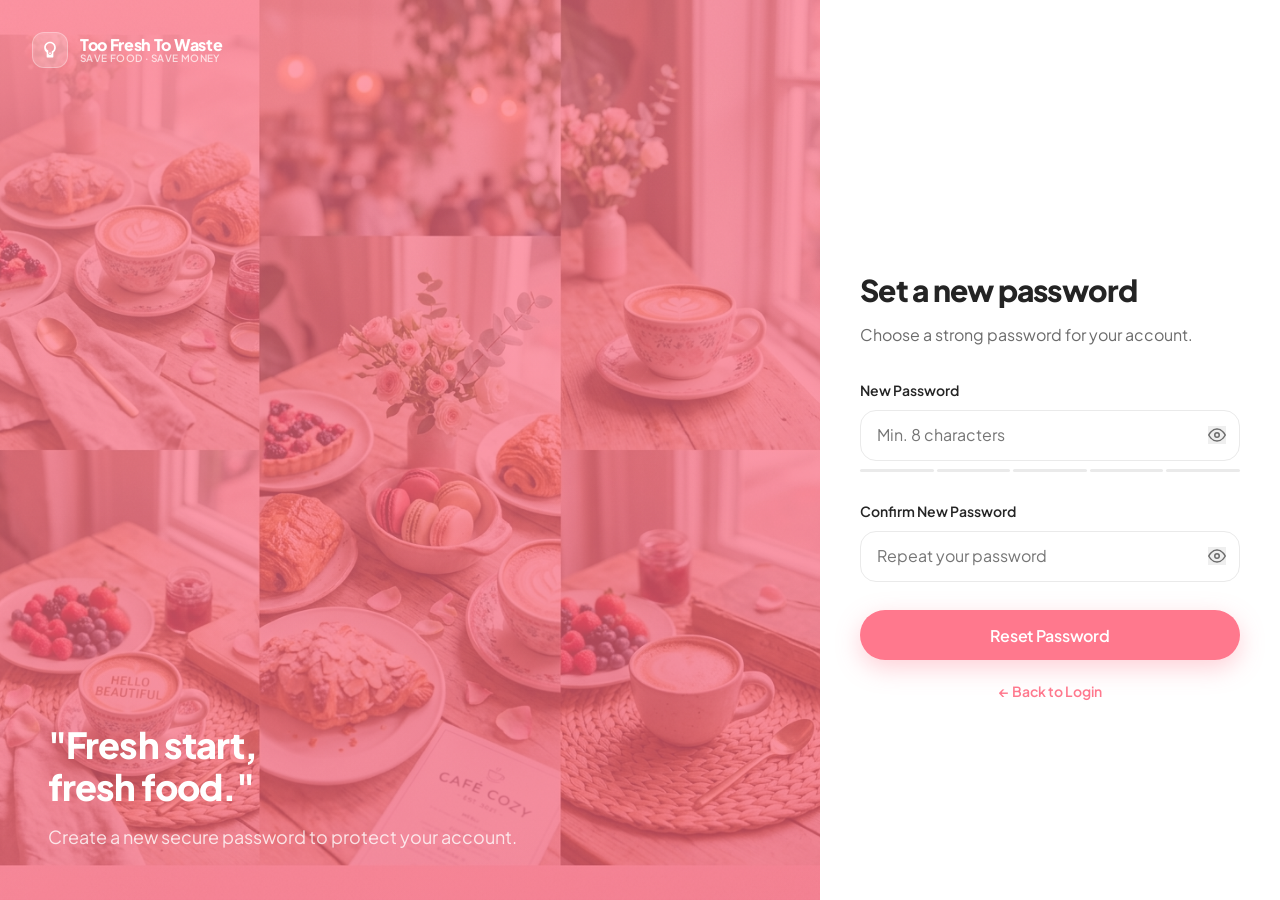
<file: reset-password.html>
<!DOCTYPE html>
<html lang="en">
<head>
  <meta charset="UTF-8" />
  <meta name="viewport" content="width=device-width, initial-scale=1.0" />
  <meta name="description" content="Create a new password for your Too Fresh To Waste account." />
  <title>Reset Password — Too Fresh To Waste</title>
  <link rel="stylesheet" href="assets/css/style.css" />
  <link rel="preconnect" href="https://fonts.googleapis.com" />
  <link rel="preconnect" href="https://fonts.gstatic.com" crossorigin />
  <style>
    body { background: var(--color-white); }
    .auth-visual { background: linear-gradient(160deg, #FF788D 0%, #F45F78 100%); }
  </style>
</head>
<body>

  <div class="auth-page" id="resetPasswordPage">

    <!-- ====== LEFT: Visual Panel ====== -->
    <aside class="auth-visual" aria-hidden="true">
      <img src="assets/images/login_bg.jpg" alt="" aria-hidden="true" style="opacity:0.3;" />
      <div class="auth-visual-logo">
        <div class="logo-icon" style="background:rgba(255,255,255,0.2);">
          <svg viewBox="0 0 24 24" xmlns="http://www.w3.org/2000/svg" style="width:20px;height:20px;fill:white;">
            <path d="M12 2C8 2 5 5 5 9c0 2.5 1.2 4.7 3 6.1V20a1 1 0 0 0 1 1h6a1 1 0 0 0 1-1v-4.9c1.8-1.4 3-3.6 3-6.1 0-4-3-7-7-7zm-1 16v-3h2v3h-2zm3-5.3V17h-4v-4.3A5 5 0 0 1 7 9c0-2.8 2.2-5 5-5s5 2.2 5 5a5 5 0 0 1-3 4.7z"/>
          </svg>
        </div>
        <div class="logo-text">
          <span class="brand-name" style="color:white;">Too Fresh To Waste</span>
          <span class="brand-tagline" style="color:rgba(255,255,255,0.7);">Save Food · Save Money</span>
        </div>
      </div>
      <div class="auth-visual-content">
        <h2 class="auth-visual-quote">"Fresh start,<br/>fresh food."</h2>
        <p class="auth-visual-sub">Create a new secure password to protect your account.</p>
      </div>
    </aside>

    <!-- ====== RIGHT: Form Panel ====== -->
    <main class="auth-form-side" id="main">
      <div class="auth-form-inner">

        <!-- Mobile Logo -->
        <a href="index.html" class="auth-logo" aria-label="Too Fresh To Waste Home">
          <div class="logo-icon">
            <svg viewBox="0 0 24 24" xmlns="http://www.w3.org/2000/svg" style="width:20px;height:20px;fill:white;">
              <path d="M12 2C8 2 5 5 5 9c0 2.5 1.2 4.7 3 6.1V20a1 1 0 0 0 1 1h6a1 1 0 0 0 1-1v-4.9c1.8-1.4 3-3.6 3-6.1 0-4-3-7-7-7zm-1 16v-3h2v3h-2zm3-5.3V17h-4v-4.3A5 5 0 0 1 7 9c0-2.8 2.2-5 5-5s5 2.2 5 5a5 5 0 0 1-3 4.7z"/>
            </svg>
          </div>
          <div class="logo-text">
            <span class="brand-name">Too Fresh To Waste</span>
            <span class="brand-tagline">Save Food · Save Money</span>
          </div>
        </a>

        <!-- Invalid / Missing token state -->
        <div id="stateInvalidToken" style="display:none;text-align:center;padding:20px 0;">
          <div style="font-size:3rem;margin-bottom:16px;">🔒</div>
          <h1 style="font-size:1.4rem;font-weight:800;color:#1E293B;margin-bottom:12px;" id="invalidTokenTitle">
            Invalid Reset Link
          </h1>
          <p style="color:#64748B;margin-bottom:24px;" id="invalidTokenMessage">
            This password reset link is invalid or has already been used.
          </p>
          <a href="forgot-password.html" class="btn btn-primary" style="display:inline-block;">
            Request a New Link
          </a>
        </div>

        <!-- Reset form -->
        <div id="stateForm">
          <h1 class="auth-form-heading">Set a new password</h1>
          <p class="auth-form-subheading">Choose a strong password for your account.</p>

          <!-- Success banner -->
          <div class="success-message" id="resetSuccess" role="alert">
            <svg width="18" height="18" viewBox="0 0 24 24" fill="none" stroke="currentColor" stroke-width="2.5" stroke-linecap="round" stroke-linejoin="round" aria-hidden="true">
              <polyline points="20,6 9,17 4,12"/>
            </svg>
            Password reset successfully! Redirecting to login…
          </div>

          <form id="resetPasswordForm" novalidate aria-label="Reset password form">

            <!-- New Password -->
            <div class="form-group">
              <label class="form-label" for="rpPassword">New Password</label>
              <div class="form-input-wrap">
                <input
                  type="password"
                  id="rpPassword"
                  name="password"
                  class="form-input has-icon"
                  placeholder="Min. 8 characters"
                  autocomplete="new-password"
                  aria-required="true"
                  aria-describedby="rpPasswordError rpPasswordStrength"
                />
                <button type="button" class="form-input-icon" data-toggle-password="rpPassword" aria-label="Toggle password visibility">
                  <svg width="18" height="18" viewBox="0 0 24 24" fill="none" stroke="currentColor" stroke-width="2" stroke-linecap="round" stroke-linejoin="round" aria-hidden="true">
                    <path d="M1 12s4-8 11-8 11 8 11 8-4 8-11 8-11-8-11-8z"/><circle cx="12" cy="12" r="3"/>
                  </svg>
                </button>
              </div>
              <div class="password-strength" id="rpPasswordStrength" aria-live="polite">
                <div class="strength-bar" id="rpStrengthBar">
                  <div class="strength-segment"></div>
                  <div class="strength-segment"></div>
                  <div class="strength-segment"></div>
                  <div class="strength-segment"></div>
                  <div class="strength-segment"></div>
                </div>
                <span class="strength-label" id="rpStrengthLabel"></span>
              </div>
              <div class="form-error" id="rpPasswordError" role="alert" aria-live="polite">
                <svg width="12" height="12" viewBox="0 0 24 24" fill="none" stroke="currentColor" stroke-width="2.5" stroke-linecap="round" stroke-linejoin="round" aria-hidden="true"><circle cx="12" cy="12" r="10"/><line x1="12" y1="8" x2="12" y2="12"/><line x1="12" y1="16" x2="12.01" y2="16"/></svg>
                <span></span>
              </div>
            </div>

            <!-- Confirm Password -->
            <div class="form-group">
              <label class="form-label" for="rpConfirmPassword">Confirm New Password</label>
              <div class="form-input-wrap">
                <input
                  type="password"
                  id="rpConfirmPassword"
                  name="confirm_password"
                  class="form-input has-icon"
                  placeholder="Repeat your password"
                  autocomplete="new-password"
                  aria-required="true"
                  aria-describedby="rpConfirmPasswordError"
                />
                <button type="button" class="form-input-icon" data-toggle-password="rpConfirmPassword" aria-label="Toggle confirm password visibility">
                  <svg width="18" height="18" viewBox="0 0 24 24" fill="none" stroke="currentColor" stroke-width="2" stroke-linecap="round" stroke-linejoin="round" aria-hidden="true">
                    <path d="M1 12s4-8 11-8 11 8 11 8-4 8-11 8-11-8-11-8z"/><circle cx="12" cy="12" r="3"/>
                  </svg>
                </button>
              </div>
              <div class="form-error" id="rpConfirmPasswordError" role="alert" aria-live="polite">
                <svg width="12" height="12" viewBox="0 0 24 24" fill="none" stroke="currentColor" stroke-width="2.5" stroke-linecap="round" stroke-linejoin="round" aria-hidden="true"><circle cx="12" cy="12" r="10"/><line x1="12" y1="8" x2="12" y2="12"/><line x1="12" y1="16" x2="12.01" y2="16"/></svg>
                <span></span>
              </div>
            </div>

            <button
              type="submit"
              id="rpSubmit"
              class="btn btn-primary"
              style="width:100%; font-size:1rem; padding:0.9rem;"
            >
              Reset Password
            </button>

          </form>
        </div>

        <p class="auth-footer" style="margin-top:20px;">
          <a href="login.html" style="color:var(--color-primary);font-weight:600;text-decoration:none;">← Back to Login</a>
        </p>

      </div>
    </main>

  </div>

  <script src="assets/js/auth.js"></script>
  <script>
    const API_BASE = (window.TFTW_API_URL || 'http://127.0.0.1:8000') + '/api/auth';

    // Get token from URL
    const params = new URLSearchParams(window.location.search);
    const resetToken = params.get('token');

    if (!resetToken) {
      document.getElementById('stateForm').style.display = 'none';
      document.getElementById('stateInvalidToken').style.display = '';
      document.getElementById('invalidTokenTitle').textContent = 'Missing Token';
      document.getElementById('invalidTokenMessage').textContent =
        'No reset token found in this link. Please use the link from your password reset email.';
    }

    // Password strength helpers (reuse same logic as main.js)
    function checkPasswordStrength(password) {
      let score = 0;
      if (password.length >= 8) score++;
      if (password.length >= 12) score++;
      if (/[A-Z]/.test(password)) score++;
      if (/[0-9]/.test(password)) score++;
      if (/[^A-Za-z0-9]/.test(password)) score++;
      return score;
    }

    function updateStrengthBar(password) {
      const bar = document.getElementById('rpStrengthBar');
      const label = document.getElementById('rpStrengthLabel');
      if (!bar || !label) return;
      const segments = bar.querySelectorAll('.strength-segment');
      const score = checkPasswordStrength(password);
      segments.forEach((seg, i) => {
        seg.className = 'strength-segment';
        if (password.length > 0 && i < Math.ceil(score * segments.length / 5)) {
          seg.classList.add(score <= 2 ? 'weak' : score <= 3 ? 'fair' : 'good');
        }
      });
      if (password.length === 0) label.textContent = '';
      else if (score <= 2) { label.textContent = 'Weak password'; label.style.color = '#EF4444'; }
      else if (score <= 3) { label.textContent = 'Fair password'; label.style.color = '#F39C12'; }
      else { label.textContent = 'Strong password'; label.style.color = '#2ECC71'; }
    }

    function showError(inputId, msg) {
      const input = document.getElementById(inputId);
      const errorEl = document.getElementById(inputId + 'Error');
      if (input) { input.classList.add('error'); input.classList.remove('success'); }
      if (errorEl) {
        const span = errorEl.querySelector('span');
        if (span) span.textContent = msg; else errorEl.textContent = msg;
        errorEl.classList.add('show');
      }
    }

    function clearError(inputId) {
      const input = document.getElementById(inputId);
      const errorEl = document.getElementById(inputId + 'Error');
      if (input) input.classList.remove('error');
      if (errorEl) errorEl.classList.remove('show');
    }

    // Password toggle
    document.querySelectorAll('[data-toggle-password]').forEach(btn => {
      btn.addEventListener('click', function() {
        const input = document.getElementById(this.dataset.togglePassword);
        if (!input) return;
        input.type = input.type === 'text' ? 'password' : 'text';
      });
    });

    document.getElementById('rpPassword')?.addEventListener('input', function() {
      clearError('rpPassword');
      updateStrengthBar(this.value);
    });
    document.getElementById('rpConfirmPassword')?.addEventListener('input', () => clearError('rpConfirmPassword'));

    document.getElementById('resetPasswordForm')?.addEventListener('submit', async (e) => {
      e.preventDefault();
      const password = document.getElementById('rpPassword').value;
      const confirmPassword = document.getElementById('rpConfirmPassword').value;
      const btn = document.getElementById('rpSubmit');
      let valid = true;

      if (!password) { showError('rpPassword', 'Password is required.'); valid = false; }
      else if (password.length < 8) { showError('rpPassword', 'Password must be at least 8 characters.'); valid = false; }

      if (!confirmPassword) { showError('rpConfirmPassword', 'Please confirm your password.'); valid = false; }
      else if (confirmPassword !== password) { showError('rpConfirmPassword', 'Passwords do not match.'); valid = false; }

      if (!valid) return;

      btn.classList.add('btn-loading');
      btn.disabled = true;

      try {
        const resp = await fetch(`${API_BASE}/reset-password/`, {
          method: 'POST',
          headers: { 'Content-Type': 'application/json' },
          body: JSON.stringify({ token: resetToken, password, confirm_password: confirmPassword }),
        });
        const data = await resp.json();

        if (resp.ok) {
          // Clear any stored tokens (user must log in fresh)
          if (window.Auth) window.Auth.clearTokens();
          document.getElementById('resetSuccess').classList.add('show');
          document.getElementById('resetPasswordForm').style.display = 'none';
          setTimeout(() => { window.location.href = 'login.html'; }, 2000);
        } else {
          const errorCode = data.error || '';
          if (errorCode === 'token_expired') {
            document.getElementById('stateForm').style.display = 'none';
            document.getElementById('stateInvalidToken').style.display = '';
            document.getElementById('invalidTokenTitle').textContent = 'Link Expired';
            document.getElementById('invalidTokenMessage').textContent =
              'This password reset link has expired (links are valid for 2 hours). Please request a new one.';
          } else if (errorCode === 'token_used' || errorCode === 'invalid_token') {
            document.getElementById('stateForm').style.display = 'none';
            document.getElementById('stateInvalidToken').style.display = '';
            document.getElementById('invalidTokenMessage').textContent =
              data.message || 'This reset link is invalid or has already been used.';
          } else {
            const errors = data.errors || {};
            if (errors.password) showError('rpPassword', Array.isArray(errors.password) ? errors.password[0] : errors.password);
            if (errors.confirm_password) showError('rpConfirmPassword', Array.isArray(errors.confirm_password) ? errors.confirm_password[0] : errors.confirm_password);
            if (errors.non_field_errors) showError('rpPassword', Array.isArray(errors.non_field_errors) ? errors.non_field_errors[0] : errors.non_field_errors);
          }
          btn.classList.remove('btn-loading');
          btn.disabled = false;
        }
      } catch (err) {
        showError('rpPassword', 'Network error. Please check your connection and try again.');
        btn.classList.remove('btn-loading');
        btn.disabled = false;
      }
    });
  </script>

</body>
</html>
</file>
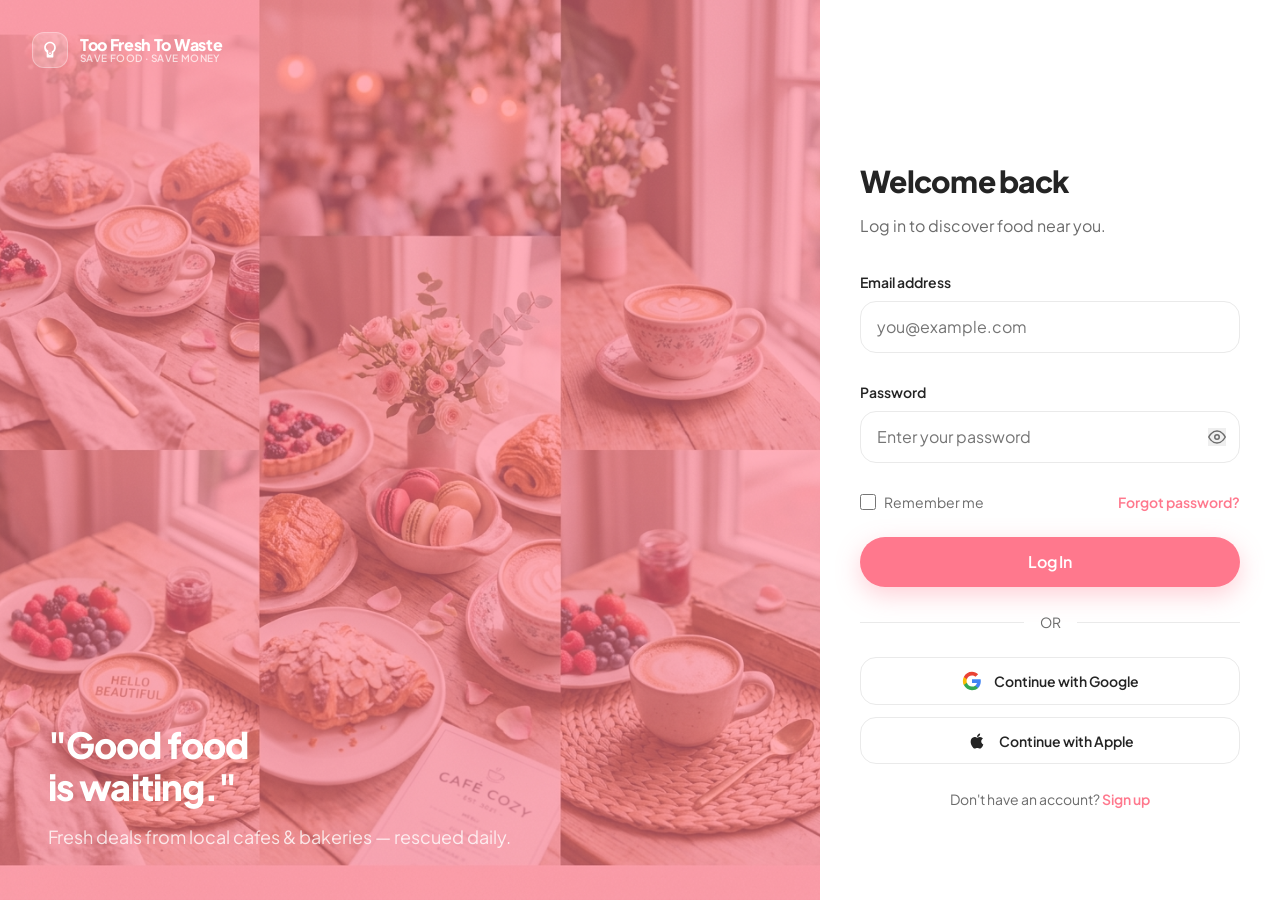
<file: restaurant-dashboard.html>
<!DOCTYPE html>
<html lang="en">
<head>
  <meta charset="UTF-8" />
  <meta name="viewport" content="width=device-width, initial-scale=1.0" />
  <title>Restaurant Partner Dashboard — Too Fresh To Waste</title>
  <link rel="stylesheet" href="assets/css/style.css?v=3" />
  <link rel="stylesheet" href="assets/css/dashboard.css?v=3" />
  <link rel="preconnect" href="https://fonts.googleapis.com" />
  <link rel="preconnect" href="https://fonts.gstatic.com" crossorigin />
  <link href="https://fonts.googleapis.com/css2?family=Plus+Jakarta+Sans:wght@400;600;700;800&display=swap" rel="stylesheet" />
  <style>
    /* Direct Layout Guarantee */
    .dash-layout { display: grid !important; grid-template-columns: 260px 1fr !important; min-height: 100vh !important; background: #F8FAFC !important; }
    .dash-sidebar { background: #FFFFFF !important; border-right: 1px solid #E2E8F0 !important; display: flex !important; flex-direction: column !important; padding: 24px 16px !important; position: sticky !important; top: 0 !important; height: 100vh !important; }
    .dash-brand { margin-bottom: 28px !important; padding: 0 4px !important; }
    .dash-logo { display: flex !important; align-items: center !important; gap: 12px !important; text-decoration: none !important; }
    .dash-logo-icon { width: 38px !important; height: 38px !important; background: #FF788D !important; border-radius: 12px !important; display: flex !important; align-items: center !important; justify-content: center !important; flex-shrink: 0 !important; box-shadow: 0 4px 12px rgba(255, 120, 141, 0.35) !important; }
    .dash-logo-icon svg { width: 22px !important; height: 22px !important; fill: #FFFFFF !important; }
    .dash-logo-text { display: flex !important; flex-direction: column !important; line-height: 1.2 !important; }
    .dash-brand-name { font-size: 1.05rem !important; font-weight: 800 !important; color: #1E293B !important; letter-spacing: -0.02em !important; }
    .dash-brand-tagline { font-size: 11px !important; color: #FF788D !important; font-weight: 700 !important; text-transform: uppercase !important; letter-spacing: 0.04em !important; }
    .dash-nav { display: flex !important; flex-direction: column !important; gap: 6px !important; flex: 1 !important; }
    .dash-nav-item { display: flex !important; align-items: center !important; gap: 12px !important; padding: 12px 14px !important; border-radius: 12px !important; font-size: 0.88rem !important; font-weight: 600 !important; color: #64748B !important; text-decoration: none !important; transition: all 0.2s ease !important; cursor: pointer !important; }
    .dash-nav-item:hover { background: #F1F5F9 !important; color: #1E293B !important; }
    .dash-nav-item.active { background: #FFF4F6 !important; color: #FF788D !important; font-weight: 700 !important; }
    .dash-nav-badge { margin-left: auto !important; background: #FF788D !important; color: #FFFFFF !important; font-size: 11px !important; padding: 2px 8px !important; border-radius: 99px !important; font-weight: 700 !important; }
    .dash-main { display: flex !important; flex-direction: column !important; min-width: 0 !important; }
    .dash-topbar { background: #FFFFFF !important; border-bottom: 1px solid #E2E8F0 !important; padding: 0 32px !important; height: 72px !important; display: flex !important; align-items: center !important; justify-content: space-between !important; position: sticky !important; top: 0 !important; z-index: 5 !important; }
    .dash-content { padding: 32px !important; flex: 1 !important; }
    .dash-stats-grid { display: grid !important; grid-template-columns: repeat(auto-fit, minmax(220px, 1fr)) !important; gap: 20px !important; margin-bottom: 32px !important; }
    .dash-stat-card { background: #FFFFFF !important; border: 1px solid #E2E8F0 !important; border-radius: 16px !important; padding: 20px !important; display: flex !important; align-items: center !important; gap: 16px !important; box-shadow: 0 1px 3px rgba(0,0,0,0.04) !important; transition: transform 0.2s ease, box-shadow 0.2s ease !important; }
    .dash-stat-card:hover { transform: translateY(-2px) !important; box-shadow: 0 8px 24px rgba(0,0,0,0.07) !important; }
    .dash-stat-icon { width: 50px !important; height: 50px !important; border-radius: 12px !important; display: flex !important; align-items: center !important; justify-content: center !important; font-size: 24px !important; flex-shrink: 0 !important; }
    .dash-stat-icon.pink { background: #FFF4F6 !important; color: #FF788D !important; }
    .dash-stat-icon.green { background: #ECFDF5 !important; color: #10B981 !important; }
    .dash-stat-icon.blue { background: #EFF6FF !important; color: #3B82F6 !important; }
    .dash-stat-icon.amber { background: #FFFBEB !important; color: #F59E0B !important; }
    .dash-stat-value { font-size: 1.6rem !important; font-weight: 800 !important; color: #1E293B !important; line-height: 1.1 !important; margin-bottom: 2px !important; }
    .dash-stat-label { font-size: 0.75rem !important; color: #64748B !important; font-weight: 600 !important; text-transform: uppercase !important; letter-spacing: 0.05em !important; }
    .data-panel { background: #FFFFFF !important; border: 1px solid #E2E8F0 !important; border-radius: 16px !important; box-shadow: 0 1px 3px rgba(0,0,0,0.04) !important; margin-bottom: 32px !important; overflow: hidden !important; }
    .data-panel-header { padding: 20px 24px !important; border-bottom: 1px solid #E2E8F0 !important; display: flex !important; align-items: center !important; justify-content: space-between !important; flex-wrap: wrap !important; gap: 16px !important; background: #FFFFFF !important; }
    .data-table-wrapper { overflow-x: auto !important; width: 100% !important; }
    .data-table { width: 100% !important; border-collapse: collapse !important; text-align: left !important; font-size: 0.875rem !important; }
    .data-table th { background: #F8FAFC !important; padding: 14px 18px !important; font-weight: 700 !important; color: #475569 !important; border-bottom: 1px solid #E2E8F0 !important; white-space: nowrap !important; }
    .data-table td { padding: 16px 18px !important; border-bottom: 1px solid #F1F5F9 !important; color: #334155 !important; vertical-align: middle !important; }
    .data-table tbody tr:hover { background: #FAFAFB !important; }
    .badge { display: inline-flex !important; align-items: center !important; gap: 4px !important; padding: 4px 10px !important; border-radius: 99px !important; font-size: 11px !important; font-weight: 700 !important; text-transform: uppercase !important; letter-spacing: 0.04em !important; }
    .badge-pending { background: #FEF3C7 !important; color: #92400E !important; }
    .badge-confirmed { background: #DBEAFE !important; color: #1E40AF !important; }
    .badge-ready { background: #EDE9FE !important; color: #5B21B6 !important; }
    .badge-completed { background: #D1FAE5 !important; color: #065F46 !important; }
    .badge-cancelled { background: #FEE2E2 !important; color: #991B1B !important; }
    .badge-active { background: #DCFCE7 !important; color: #15803D !important; }
    .badge-inactive { background: #F1F5F9 !important; color: #64748B !important; }
    .badge-sold-out { background: #FEE2E2 !important; color: #B91C1C !important; }
    .order-action-btn { padding: 6px 12px; font-size: 0.78rem; font-weight: 700; border-radius: 99px; cursor: pointer; border: 1px solid transparent; transition: all 0.2s ease; }
    .btn-confirm { background: #DBEAFE; color: #1E40AF; border-color: #BFDBFE; }
    .btn-confirm:hover { background: #BFDBFE; }
    .btn-ready { background: #EDE9FE; color: #5B21B6; border-color: #DDD6FE; }
    .btn-ready:hover { background: #DDD6FE; }
    .btn-complete { background: #D1FAE5; color: #065F46; border-color: #A7F3D0; }
    .btn-complete:hover { background: #A7F3D0; }
    .btn-cancel { background: #FEE2E2; color: #991B1B; border-color: #FECACA; }
    .btn-cancel:hover { background: #FECACA; }
    @media (max-width: 900px) {
      .dash-layout { grid-template-columns: 1fr !important; }
      .dash-sidebar { position: relative !important; height: auto !important; border-right: none !important; border-bottom: 1px solid #E2E8F0 !important; }
    }
  </style>
</head>
<body>

  <div class="dash-layout" id="restaurantDashboard">
    <!-- Sidebar -->
    <aside class="dash-sidebar">
      <div class="dash-brand">
        <a href="index.html" class="dash-logo">
          <div class="dash-logo-icon">
            <svg viewBox="0 0 24 24" xmlns="http://www.w3.org/2000/svg">
              <path d="M12 2C8 2 5 5 5 9c0 2.5 1.2 4.7 3 6.1V20a1 1 0 0 0 1 1h6a1 1 0 0 0 1-1v-4.9c1.8-1.4 3-3.6 3-6.1 0-4-3-7-7-7zm-1 16v-3h2v3h-2zm3-5.3V17h-4v-4.3A5 5 0 0 1 7 9c0-2.8 2.2-5 5-5s5 2.2 5 5a5 5 0 0 1-3 4.7z"/>
            </svg>
          </div>
          <div class="dash-logo-text">
            <span class="dash-brand-name">Too Fresh</span>
            <span class="dash-brand-tagline">Partner Dashboard</span>
          </div>
        </a>
      </div>


      <nav class="dash-nav">
        <a href="#overview" class="dash-nav-item active" data-tab="overview">
          <span>📊 Overview &amp; Stats</span>
        </a>
        <a href="#bookings" class="dash-nav-item" data-tab="bookings">
          <span>🔔 Incoming Orders</span>
          <span class="dash-nav-badge" id="incomingBadge">0</span>
        </a>
        <a href="#listings" class="dash-nav-item" data-tab="listings">
          <span>🥐 Surplus Food Listings</span>
        </a>
        <a href="index.html#discover" class="dash-nav-item" target="_blank">
          <span>🌐 View Public Marketplace ↗</span>
        </a>
      </nav>

      <div style="padding-top:20px; border-top:1px solid #E2E8F0;">
        <div id="partnerInfo" style="margin-bottom:12px; font-size:0.85rem; color:#64748B;">
          <strong id="partnerName" style="color:#1E293B; display:block; font-size:0.95rem;">Loading Partner...</strong>
          <span id="partnerEmail"></span>
        </div>
        <button class="btn btn-outline btn-sm" id="partnerLogoutBtn" style="width:100%;">Log Out</button>
      </div>
    </aside>

    <!-- Main Content -->
    <main class="dash-main">
      <header class="dash-topbar">
        <div>
          <h2 id="pageTitle" style="font-size:1.35rem; font-weight:800; color:#1E293B;">Kitchen Overview</h2>
          <span style="font-size:0.82rem; color:#64748B;">Real-time surplus food &amp; order synchronization</span>
        </div>
        <div style="display:flex; align-items:center; gap:16px;">
          <span class="live-pulse">Connected to Live Kitchen Feed</span>
          <button class="btn btn-primary btn-sm" id="openNewListingModalBtn">
            + Create Surplus Box
          </button>
        </div>
      </header>

      <div class="dash-content">

        <!-- TAB 1: OVERVIEW -->
        <section id="tab-overview" class="tab-pane">
          <!-- Stat Cards -->
          <div class="dash-stats-grid">
            <div class="dash-stat-card">
              <div class="dash-stat-icon green">💰</div>
              <div>
                <div class="dash-stat-value" id="statRevenue">₹0</div>
                <div class="dash-stat-label">Total Revenue</div>
              </div>
            </div>
            <div class="dash-stat-card">
              <div class="dash-stat-icon pink">🍽️</div>
              <div>
                <div class="dash-stat-value" id="statItemsSold">0</div>
                <div class="dash-stat-label">Meals Rescued</div>
              </div>
            </div>
            <div class="dash-stat-card">
              <div class="dash-stat-icon blue">📦</div>
              <div>
                <div class="dash-stat-value" id="statActiveListings">0</div>
                <div class="dash-stat-label">Active Listings</div>
              </div>
            </div>
            <div class="dash-stat-card">
              <div class="dash-stat-icon amber">🔔</div>
              <div>
                <div class="dash-stat-value" id="statPendingBookings">0</div>
                <div class="dash-stat-label">Orders Pending Action</div>
              </div>
            </div>
          </div>

          <!-- Recent Incoming Orders -->
          <div class="data-panel">
            <div class="data-panel-header">
              <div>
                <h3 style="font-size:1.1rem; font-weight:700; color:#1E293B;">Recent Customer Bookings</h3>
                <p style="font-size:0.82rem; color:#64748B;">Orders update in real time as customers reserve food</p>
              </div>
              <button class="btn btn-outline btn-sm" onclick="switchTab('bookings')">View All Bookings →</button>
            </div>
            <div class="data-table-wrapper">
              <table class="data-table">
                <thead>
                  <tr>
                    <th>Order #</th>
                    <th>Customer</th>
                    <th>Item Reserved</th>
                    <th>Qty</th>
                    <th>Amount</th>
                    <th>Pickup Window</th>
                    <th>Verification PIN</th>
                    <th>Status</th>
                    <th>Actions</th>
                  </tr>
                </thead>
                <tbody id="overviewOrdersTable">
                  <tr><td colspan="9" style="text-align:center; padding:30px; color:#888;">Loading orders...</td></tr>
                </tbody>
              </table>
            </div>
          </div>
        </section>

        <!-- TAB 2: INCOMING BOOKINGS -->
        <section id="tab-bookings" class="tab-pane" style="display:none;">
          <div class="data-panel">
            <div class="data-panel-header">
              <div>
                <h3 style="font-size:1.1rem; font-weight:700; color:#1E293B;">All Customer Reservations</h3>
                <p style="font-size:0.82rem; color:#64748B;">Manage order confirmation, packing, and completion</p>
              </div>
              <div style="display:flex; gap:10px;">
                <select id="bookingsStatusFilter" class="form-input" style="padding:6px 12px; font-size:0.85rem;" onchange="loadBookings()">
                  <option value="">All Statuses</option>
                  <option value="CONFIRMED">Confirmed</option>
                  <option value="PENDING">Pending</option>
                  <option value="READY_FOR_PICKUP">Ready for Pickup</option>
                  <option value="COMPLETED">Completed</option>
                  <option value="CANCELLED">Cancelled</option>
                </select>
              </div>
            </div>
            <div class="data-table-wrapper">
              <table class="data-table">
                <thead>
                  <tr>
                    <th>Order #</th>
                    <th>Customer</th>
                    <th>Contact</th>
                    <th>Item</th>
                    <th>Qty</th>
                    <th>Total</th>
                    <th>Pickup Window</th>
                    <th>PIN</th>
                    <th>Status</th>
                    <th>Actions</th>
                  </tr>
                </thead>
                <tbody id="allOrdersTable">
                  <tr><td colspan="10" style="text-align:center; padding:30px; color:#888;">Loading...</td></tr>
                </tbody>
              </table>
            </div>
          </div>
        </section>

        <!-- TAB 3: SURPLUS FOOD LISTINGS -->
        <section id="tab-listings" class="tab-pane" style="display:none;">
          <div class="data-panel">
            <div class="data-panel-header">
              <div>
                <h3 style="font-size:1.1rem; font-weight:700; color:#1E293B;">My Surplus Food Listings</h3>
                <p style="font-size:0.82rem; color:#64748B;">Surplus boxes listed for public customer pickup</p>
              </div>
              <button class="btn btn-primary btn-sm" onclick="openCreateListingModal()">+ New Listing</button>
            </div>
            <div class="data-table-wrapper">
              <table class="data-table">
                <thead>
                  <tr>
                    <th>Photo</th>
                    <th>Item Name</th>
                    <th>Category</th>
                    <th>Original</th>
                    <th>Discounted</th>
                    <th>Available / Total</th>
                    <th>Pickup Window</th>
                    <th>Status</th>
                    <th>Actions</th>
                  </tr>
                </thead>
                <tbody id="myListingsTable">
                  <tr><td colspan="9" style="text-align:center; padding:30px; color:#888;">Loading listings...</td></tr>
                </tbody>
              </table>
            </div>
          </div>
        </section>

      </div>
    </main>
  </div>

  <!-- ==================== CREATE LISTING MODAL ==================== -->
  <div class="modal-backdrop" id="createListingModal">
    <div class="modal-container">
      <div class="modal-header">
        <h3 class="modal-title">🥐 List Surplus Food Item</h3>
        <button class="modal-close" onclick="closeCreateListingModal()">&times;</button>
      </div>
      <form id="createListingForm">
        <div class="modal-body">
          <div class="form-group" style="margin-bottom:14px;">
            <label class="form-label">Food / Box Name *</label>
            <input type="text" id="listingName" class="form-input" placeholder="e.g. Sourdough & Croissant Surprise Box" required />
          </div>

          <div class="form-group" style="margin-bottom:14px;">
            <label class="form-label">Description *</label>
            <textarea id="listingDesc" class="form-input" rows="2" placeholder="Describe the delicious items included..." required></textarea>
          </div>

          <div class="form-row" style="display:grid; grid-template-columns:1fr 1fr; gap:12px; margin-bottom:14px;">
            <div class="form-group">
              <label class="form-label">Category *</label>
              <select id="listingCategory" class="form-input">
                <option value="bakery">Bakery &amp; Pastries</option>
                <option value="meals">Prepared Meals &amp; Combos</option>
                <option value="desserts">Desserts &amp; Sweets</option>
                <option value="beverages">Beverages &amp; Juices</option>
                <option value="snacks">Snacks &amp; Quick Bites</option>
              </select>
            </div>
            <div class="form-group">
              <label class="form-label">Quantity Available *</label>
              <input type="number" id="listingQty" class="form-input" min="1" value="3" required />
            </div>
          </div>

          <div class="form-row" style="display:grid; grid-template-columns:1fr 1fr; gap:12px; margin-bottom:14px;">
            <div class="form-group">
              <label class="form-label">Original Price (₹) *</label>
              <input type="number" id="listingOrigPrice" class="form-input" step="0.01" min="1" placeholder="300" required />
            </div>
            <div class="form-group">
              <label class="form-label">Discounted Price (₹) *</label>
              <input type="number" id="listingDiscPrice" class="form-input" step="0.01" min="1" placeholder="99" required />
            </div>
          </div>

          <div class="form-row" style="display:grid; grid-template-columns:1fr 1fr; gap:12px; margin-bottom:14px;">
            <div class="form-group">
              <label class="form-label">Pickup Start Time *</label>
              <input type="text" id="listingPickupStart" class="form-input" value="7:00 PM" required />
            </div>
            <div class="form-group">
              <label class="form-label">Pickup End Time *</label>
              <input type="text" id="listingPickupEnd" class="form-input" value="9:00 PM" required />
            </div>
          </div>

          <div class="form-group" style="margin-bottom:14px;">
            <label class="form-label">Food Image Preset or URL</label>
            <select id="listingImagePreset" class="form-input" onchange="document.getElementById('listingImage').value = this.value">
              <option value="assets/images/bakery_box.jpg">Bakery Pastry Box</option>
              <option value="assets/images/cafe_box.jpg">Café Sandwich &amp; Salad Box</option>
              <option value="assets/images/dessert_box.jpg">Gourmet Desserts &amp; Macarons</option>
              <option value="assets/images/hero_food.jpg">Fresh Sourdough Bread</option>
            </select>
            <input type="text" id="listingImage" class="form-input" style="margin-top:6px;" value="assets/images/bakery_box.jpg" placeholder="Custom Image URL or path" />
          </div>

          <div class="form-group">
            <label class="form-label">Pickup Instructions</label>
            <input type="text" id="listingInstructions" class="form-input" value="Show your TFTW order number at the checkout counter." />
          </div>
        </div>
        <div class="modal-footer">
          <button type="button" class="btn btn-outline" onclick="closeCreateListingModal()">Cancel</button>
          <button type="submit" class="btn btn-primary" id="saveListingBtn">Publish to Marketplace ✓</button>
        </div>
      </form>
    </div>
  </div>

  <script src="assets/js/auth.js"></script>
  <script src="assets/js/api.js"></script>
  <script src="assets/js/realtime.js"></script>
  <script>
    // Guard: Only business/restaurant/admin users allowed
    if (!Auth.isLoggedIn()) {
      window.location.href = 'login.html';
    }

    const user = Auth.getUser();
    if (user && user.account_type === 'customer' && !user.is_staff && !user.is_superuser) {
      alert('Access restricted to Restaurant Partners.');
      window.location.href = 'index.html';
    }

    document.getElementById('partnerLogoutBtn').addEventListener('click', async () => {
      await Auth.logout();
      window.location.href = 'index.html';
    });

    let currentRestaurant = null;
    let restaurantListings = [];
    let restaurantBookings = [];

    async function initDashboard() {
      // 1. Fetch restaurant profile
      const profRes = await API.getMyRestaurantProfile();
      if (profRes.ok && profRes.data) {
        currentRestaurant = profRes.data;
        document.getElementById('partnerName').textContent = currentRestaurant.business_name;
        document.getElementById('partnerEmail').textContent = currentRestaurant.city + ' · ' + (currentRestaurant.phone || user.email);
      }

      await Promise.all([loadListings(), loadBookings()]);
      updateStats();
    }

    async function loadListings() {
      const res = await API.getMyListings();
      if (res.ok && res.data) {
        restaurantListings = res.data;
        renderListings();
      }
    }

    async function loadBookings() {
      const filter = document.getElementById('bookingsStatusFilter').value;
      const res = await API.getBookings(filter);
      if (res.ok && res.data) {
        restaurantBookings = res.data;
        renderBookings();
        updateStats();
      }
    }

    function renderListings() {
      const tbody = document.getElementById('myListingsTable');
      if (restaurantListings.length === 0) {
        tbody.innerHTML = `<tr><td colspan="9" style="text-align:center; padding:30px; color:#888;">No surplus listings created yet. Click "+ New Listing" to publish!</td></tr>`;
        return;
      }

      tbody.innerHTML = restaurantListings.map(l => {
        const statusBadge = l.status === 'active' ? '<span class="badge badge-active">Active</span>' :
                            l.status === 'sold_out' ? '<span class="badge badge-sold-out">Sold Out</span>' :
                            '<span class="badge badge-inactive">Inactive</span>';

        return `
          <tr>
            <td><img src="${l.image}" alt="" style="width:48px; height:48px; border-radius:8px; object-fit:cover;" onerror="this.src='assets/images/bakery_box.jpg'"/></td>
            <td><strong>${l.name}</strong><br/><span style="font-size:0.75rem; color:#888;">${l.description.slice(0, 45)}...</span></td>
            <td><span style="text-transform:capitalize;">${l.category}</span></td>
            <td><span style="text-decoration:line-through; color:#999;">₹${parseFloat(l.original_price).toFixed(2)}</span></td>
            <td><strong style="color:var(--color-primary);">₹${parseFloat(l.discounted_price).toFixed(2)}</strong></td>
            <td><strong>${l.quantity_available}</strong> / ${l.quantity}</td>
            <td>${l.pickup_start} – ${l.pickup_end}</td>
            <td>${statusBadge}</td>
            <td>
              <button class="order-action-btn ${l.status === 'active' ? 'btn-cancel' : 'btn-confirm'}" onclick="toggleListingStatus(${l.id}, '${l.status === 'active' ? 'inactive' : 'active'}')">
                ${l.status === 'active' ? 'Deactivate' : 'Activate'}
              </button>
            </td>
          </tr>
        `;
      }).join('');
    }

    async function toggleListingStatus(id, newStatus) {
      const res = await API.updateListing(id, { status: newStatus });
      if (res.ok) {
        Realtime.notify('Listing Updated', `Item is now ${newStatus}`, 'info');
        loadListings();
      }
    }

    function renderBookings() {
      const overviewTbody = document.getElementById('overviewOrdersTable');
      const allTbody = document.getElementById('allOrdersTable');

      if (restaurantBookings.length === 0) {
        const emptyHtml = `<tr><td colspan="10" style="text-align:center; padding:30px; color:#888;">No orders received yet.</td></tr>`;
        overviewTbody.innerHTML = emptyHtml;
        allTbody.innerHTML = emptyHtml;
        return;
      }

      const rowsHtml = restaurantBookings.map(b => {
        const badgeClass = b.status === 'CONFIRMED' ? 'badge-confirmed' :
                           b.status === 'READY_FOR_PICKUP' ? 'badge-ready' :
                           b.status === 'COMPLETED' ? 'badge-completed' :
                           b.status === 'CANCELLED' ? 'badge-cancelled' : 'badge-pending';

        let actionBtns = '';
        if (b.status === 'PENDING') {
          actionBtns = `<button class="order-action-btn btn-confirm" onclick="updateOrderStatus(${b.id}, 'CONFIRMED')">Confirm</button>
                        <button class="order-action-btn btn-cancel" onclick="updateOrderStatus(${b.id}, 'CANCELLED')">Cancel</button>`;
        } else if (b.status === 'CONFIRMED') {
          actionBtns = `<button class="order-action-btn btn-ready" onclick="updateOrderStatus(${b.id}, 'READY_FOR_PICKUP')">Ready for Pickup</button>
                        <button class="order-action-btn btn-cancel" onclick="updateOrderStatus(${b.id}, 'CANCELLED')">Cancel</button>`;
        } else if (b.status === 'READY_FOR_PICKUP') {
          actionBtns = `<button class="order-action-btn btn-complete" onclick="updateOrderStatus(${b.id}, 'COMPLETED')">Mark Collected ✓</button>`;
        } else {
          actionBtns = `<span style="font-size:0.75rem; color:#888;">No actions</span>`;
        }

        const isPaid = b.payment_status === 'PAID' || b.payment_status === 'PAYMENT_SUCCESS';
        const payTag = isPaid 
          ? `<span style="display:inline-block; font-size:10px; background:#D1FAE5; color:#065F46; padding:1px 6px; border-radius:4px; font-weight:700; margin-left:4px;">PAID ✓</span>`
          : b.payment_status === 'REFUNDED'
          ? `<span style="display:inline-block; font-size:10px; background:#FEE2E2; color:#991B1B; padding:1px 6px; border-radius:4px; font-weight:700; margin-left:4px;">REFUNDED</span>`
          : `<span style="display:inline-block; font-size:10px; background:#FEF3C7; color:#92400E; padding:1px 6px; border-radius:4px; font-weight:700; margin-left:4px;">${b.payment_status || 'PENDING'}</span>`;

        return `
          <tr>
            <td><strong>#${b.booking_number}</strong></td>
            <td>${b.customer_name || 'Customer'}</td>
            <td>${b.customer_phone || b.customer_email || '—'}</td>
            <td>${b.listing_name}</td>
            <td><strong>${b.quantity}</strong></td>
            <td>
              <strong>₹${parseFloat(b.total_amount).toFixed(2)}</strong>
              ${payTag}
            </td>
            <td>${b.pickup_start} – ${b.pickup_end}</td>
            <td><code style="background:#FFF0F2; color:#FF788D; padding:2px 6px; border-radius:4px; font-weight:800;">${b.pickup_code || '----'}</code></td>
            <td><span class="badge ${badgeClass}">${b.status.replace(/_/g, ' ')}</span></td>
            <td><div style="display:flex; gap:6px;">${actionBtns}</div></td>
          </tr>
        `;
      }).join('');

      overviewTbody.innerHTML = rowsHtml;
      allTbody.innerHTML = rowsHtml;
    }

    async function updateOrderStatus(id, newStatus) {
      const res = await API.updateBookingStatus(id, newStatus);
      if (res.ok) {
        Realtime.notify('Order Updated', `Order status changed to ${newStatus}`, 'success');
        loadBookings();
      } else {
        alert(res.data?.error || 'Failed to update order status.');
      }
    }

    function updateStats() {
      const activeListingsCount = restaurantListings.filter(l => l.status === 'active').length;
      const pendingCount = restaurantBookings.filter(b => b.status === 'PENDING' || b.status === 'CONFIRMED').length;

      let totalRevenue = 0;
      let totalMeals = 0;

      restaurantBookings.forEach(b => {
        if (b.status !== 'CANCELLED') {
          totalRevenue += parseFloat(b.total_amount || 0);
          totalMeals += parseInt(b.quantity || 1);
        }
      });

      document.getElementById('statRevenue').textContent = '₹' + totalRevenue.toFixed(2);
      document.getElementById('statItemsSold').textContent = totalMeals;
      document.getElementById('statActiveListings').textContent = activeListingsCount;
      document.getElementById('statPendingBookings').textContent = pendingCount;
      document.getElementById('incomingBadge').textContent = pendingCount;
    }

    // Modal helpers
    function openCreateListingModal() {
      document.getElementById('createListingModal').classList.add('open');
    }
    function closeCreateListingModal() {
      document.getElementById('createListingModal').classList.remove('open');
    }
    document.getElementById('openNewListingModalBtn').addEventListener('click', openCreateListingModal);

    // Form submit
    document.getElementById('createListingForm').addEventListener('submit', async (e) => {
      e.preventDefault();
      const saveBtn = document.getElementById('saveListingBtn');
      saveBtn.disabled = true;
      saveBtn.textContent = 'Publishing...';

      const payload = {
        name: document.getElementById('listingName').value,
        description: document.getElementById('listingDesc').value,
        category: document.getElementById('listingCategory').value,
        quantity: parseInt(document.getElementById('listingQty').value),
        quantity_available: parseInt(document.getElementById('listingQty').value),
        original_price: parseFloat(document.getElementById('listingOrigPrice').value),
        discounted_price: parseFloat(document.getElementById('listingDiscPrice').value),
        pickup_start: document.getElementById('listingPickupStart').value,
        pickup_end: document.getElementById('listingPickupEnd').value,
        image: document.getElementById('listingImage').value,
        pickup_instructions: document.getElementById('listingInstructions').value,
      };

      const res = await API.createListing(payload);
      saveBtn.disabled = false;
      saveBtn.textContent = 'Publish to Marketplace ✓';

      if (res.ok) {
        Realtime.notify('Listing Published!', `${payload.name} is now live on the customer marketplace!`, 'success');
        closeCreateListingModal();
        document.getElementById('createListingForm').reset();
        await loadListings();
      } else {
        const err = res.data ? JSON.stringify(res.data) : 'Failed to create listing.';
        alert('Error: ' + err);
      }
    });

    // Navigation Tabs
    function switchTab(tabId) {
      document.querySelectorAll('.tab-pane').forEach(el => el.style.display = 'none');
      document.querySelectorAll('.dash-nav-item').forEach(el => el.classList.remove('active'));

      const pane = document.getElementById('tab-' + tabId);
      if (pane) pane.style.display = 'block';

      const navItem = document.querySelector(`[data-tab="${tabId}"]`);
      if (navItem) navItem.classList.add('active');

      const titleMap = {
        overview: 'Kitchen Overview',
        bookings: 'Incoming Orders',
        listings: 'Surplus Food Listings',
      };
      document.getElementById('pageTitle').textContent = titleMap[tabId] || 'Dashboard';
    }

    document.querySelectorAll('.dash-nav-item[data-tab]').forEach(item => {
      item.addEventListener('click', (e) => {
        e.preventDefault();
        switchTab(item.dataset.tab);
      });
    });

    // ─── Realtime Event Listeners ───
    Realtime.on('booking_created', (data) => {
      // Check if this booking is for this restaurant
      if (currentRestaurant && data.restaurant_id === currentRestaurant.id) {
        Realtime.notify('🚨 New Order Received!', `Order #${data.booking.booking_number}: ${data.customer_name} reserved ${data.booking.quantity}x ${data.booking.listing_name}!`, 'success', true);
        loadBookings();
        loadListings();
      }
    });

    Realtime.on('booking_status_changed', (data) => {
      loadBookings();
      loadListings();
    });

    initDashboard();
  </script>
</body>
</html>
</file>
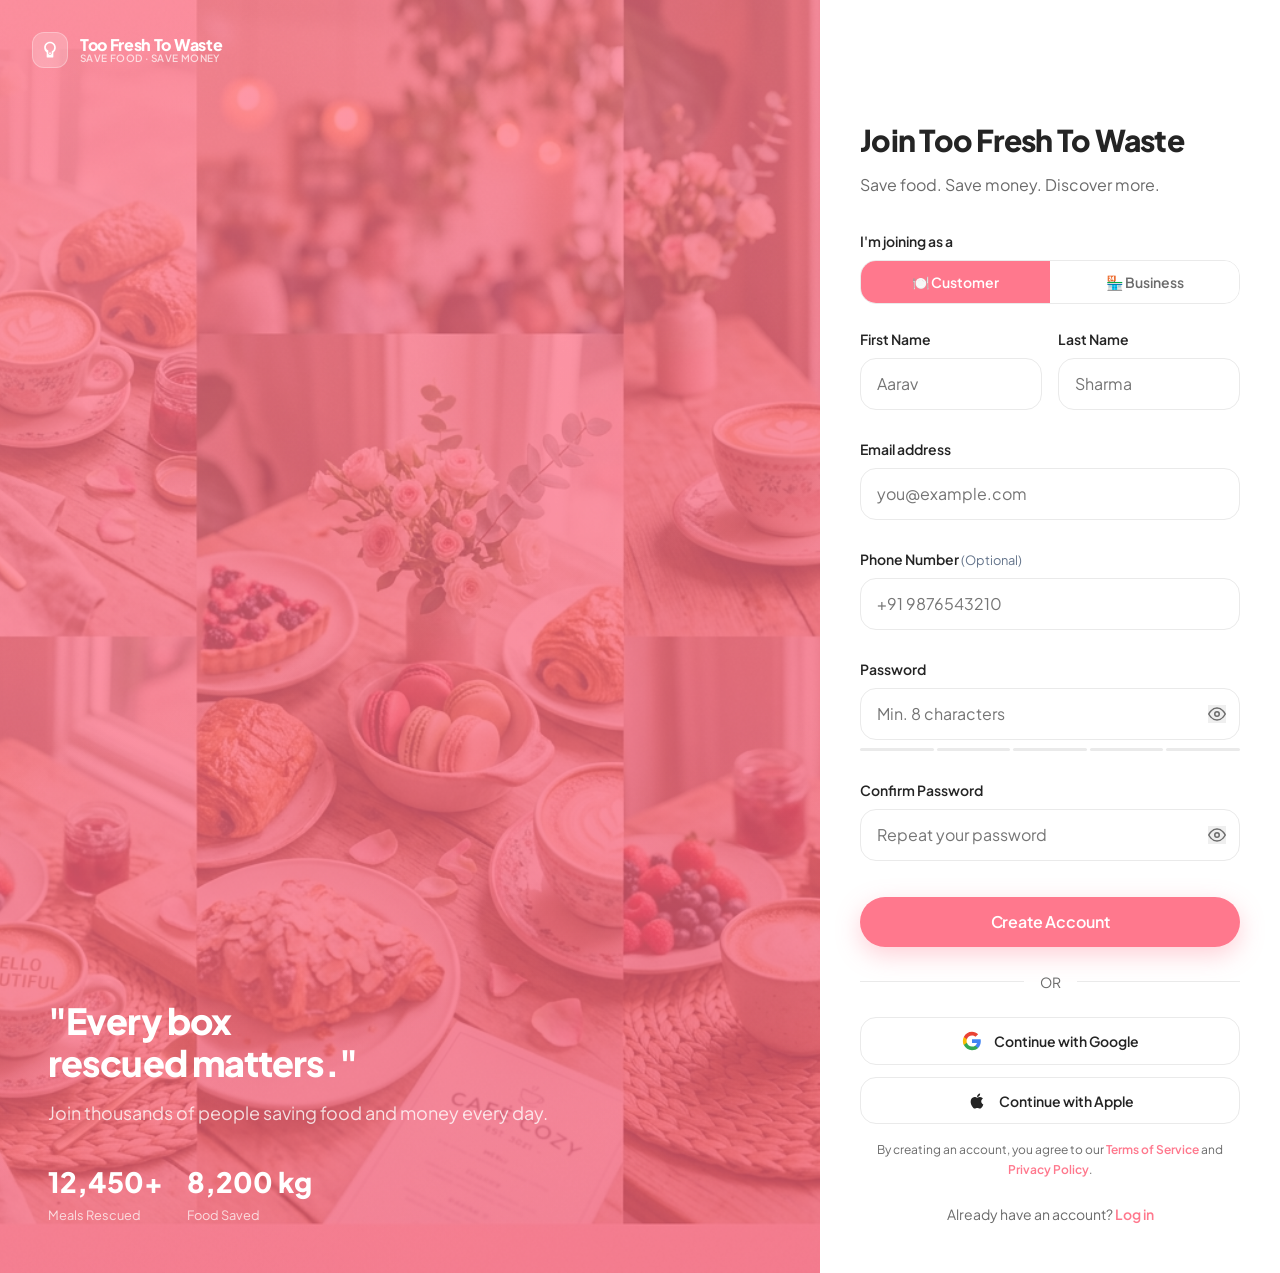
<file: signup.html>
<!DOCTYPE html>
<html lang="en">
<head>
  <meta charset="UTF-8" />
  <meta name="viewport" content="width=device-width, initial-scale=1.0" />
  <meta name="description" content="Join Too Fresh To Waste — save food, save money, and discover fresh surplus food from local cafes and bakeries near you." />
  <title>Sign Up — Too Fresh To Waste</title>
  <link rel="stylesheet" href="assets/css/style.css" />
  <link rel="preconnect" href="https://fonts.googleapis.com" />
  <link rel="preconnect" href="https://fonts.gstatic.com" crossorigin />
  <style>
    body {
      background: var(--color-white);
    }

    .auth-visual {
      background: linear-gradient(160deg, #FF788D 0%, #F45F78 100%);
    }

    /* Signup-specific: allow form side scrolling gracefully */
    .auth-form-side {
      padding: var(--space-8) var(--space-10);
    }

    @media (max-width: 600px) {
      .auth-form-side {
        padding: var(--space-6) var(--space-5);
      }
    }
  </style>
</head>
<body>

  <div class="auth-page" id="signupPage">

    <!-- ====== LEFT: Visual Panel ====== -->
    <aside class="auth-visual" aria-hidden="true">
      <img
        src="assets/images/login_bg.jpg"
        alt=""
        aria-hidden="true"
        style="opacity:0.25;"
      />

      <!-- Brand -->
      <div class="auth-visual-logo">
        <div class="logo-icon" style="background:rgba(255,255,255,0.2);">
          <svg viewBox="0 0 24 24" xmlns="http://www.w3.org/2000/svg" style="width:20px;height:20px;fill:white;">
            <path d="M12 2C8 2 5 5 5 9c0 2.5 1.2 4.7 3 6.1V20a1 1 0 0 0 1 1h6a1 1 0 0 0 1-1v-4.9c1.8-1.4 3-3.6 3-6.1 0-4-3-7-7-7zm-1 16v-3h2v3h-2zm3-5.3V17h-4v-4.3A5 5 0 0 1 7 9c0-2.8 2.2-5 5-5s5 2.2 5 5a5 5 0 0 1-3 4.7z"/>
          </svg>
        </div>
        <div class="logo-text">
          <span class="brand-name" style="color:white;">Too Fresh To Waste</span>
          <span class="brand-tagline" style="color:rgba(255,255,255,0.7);">Save Food · Save Money</span>
        </div>
      </div>

      <div class="auth-visual-content">
        <h2 class="auth-visual-quote">"Every box<br/>rescued matters."</h2>
        <p class="auth-visual-sub">Join thousands of people saving food and money every day.</p>

        <!-- Stats on visual panel -->
        <div style="display:flex;gap:var(--space-6);margin-top:var(--space-8);">
          <div>
            <div style="font-size:1.75rem;font-weight:800;color:white;">12,450+</div>
            <div style="font-size:0.8rem;color:rgba(255,255,255,0.75);">Meals Rescued</div>
          </div>
          <div>
            <div style="font-size:1.75rem;font-weight:800;color:white;">8,200 kg</div>
            <div style="font-size:0.8rem;color:rgba(255,255,255,0.75);">Food Saved</div>
          </div>
        </div>
      </div>
    </aside>

    <!-- ====== RIGHT: Form Panel ====== -->
    <main class="auth-form-side" id="main" style="align-items:flex-start;padding-top:3rem;padding-bottom:3rem;">
      <div class="auth-form-inner" style="max-width:420px;">

        <!-- Mobile Logo -->
        <a href="index.html" class="auth-logo" aria-label="Too Fresh To Waste Home">
          <div class="logo-icon">
            <svg viewBox="0 0 24 24" xmlns="http://www.w3.org/2000/svg" style="width:20px;height:20px;fill:white;">
              <path d="M12 2C8 2 5 5 5 9c0 2.5 1.2 4.7 3 6.1V20a1 1 0 0 0 1 1h6a1 1 0 0 0 1-1v-4.9c1.8-1.4 3-3.6 3-6.1 0-4-3-7-7-7zm-1 16v-3h2v3h-2zm3-5.3V17h-4v-4.3A5 5 0 0 1 7 9c0-2.8 2.2-5 5-5s5 2.2 5 5a5 5 0 0 1-3 4.7z"/>
            </svg>
          </div>
          <div class="logo-text">
            <span class="brand-name">Too Fresh To Waste</span>
            <span class="brand-tagline">Save Food · Save Money</span>
          </div>
        </a>

        <h1 class="auth-form-heading">Join Too Fresh To Waste</h1>
        <p class="auth-form-subheading">Save food. Save money. Discover more.</p>

        <!-- Account Type Selector -->
        <div class="form-group">
          <p class="form-label" id="accountTypeLabel">I'm joining as a</p>
          <div class="account-type" role="group" aria-labelledby="accountTypeLabel">
            <button
              type="button"
              class="account-type-btn active"
              id="typeCustomerBtn"
              aria-pressed="true"
            >
              🍽️ Customer
            </button>
            <button
              type="button"
              class="account-type-btn"
              id="typeBusinessBtn"
              aria-pressed="false"
            >
              🏪 Business
            </button>
          </div>
        </div>

        <!-- Success message -->
        <div class="success-message" id="signupSuccess" role="alert">
          <svg width="18" height="18" viewBox="0 0 24 24" fill="none" stroke="currentColor" stroke-width="2.5" stroke-linecap="round" stroke-linejoin="round" aria-hidden="true">
            <polyline points="20,6 9,17 4,12"/>
          </svg>
          Account created! Welcome to Too Fresh To Waste 🎉
        </div>

        <!-- Signup Form -->
        <form id="signupForm" novalidate aria-label="Create account form">

          <!-- Name Row -->
          <div class="form-row">
            <div class="form-group">
              <label class="form-label" for="signupFirstName">First Name</label>
              <input
                type="text"
                id="signupFirstName"
                name="firstName"
                class="form-input"
                placeholder="Aarav"
                autocomplete="given-name"
                aria-required="true"
                aria-describedby="signupFirstNameError"
              />
              <div class="form-error" id="signupFirstNameError" role="alert" aria-live="polite">
                <svg width="12" height="12" viewBox="0 0 24 24" fill="none" stroke="currentColor" stroke-width="2.5" stroke-linecap="round" stroke-linejoin="round" aria-hidden="true"><circle cx="12" cy="12" r="10"/><line x1="12" y1="8" x2="12" y2="12"/><line x1="12" y1="16" x2="12.01" y2="16"/></svg>
                <span></span>
              </div>
            </div>
            <div class="form-group">
              <label class="form-label" for="signupLastName">Last Name</label>
              <input
                type="text"
                id="signupLastName"
                name="lastName"
                class="form-input"
                placeholder="Sharma"
                autocomplete="family-name"
                aria-required="true"
                aria-describedby="signupLastNameError"
              />
              <div class="form-error" id="signupLastNameError" role="alert" aria-live="polite">
                <svg width="12" height="12" viewBox="0 0 24 24" fill="none" stroke="currentColor" stroke-width="2.5" stroke-linecap="round" stroke-linejoin="round" aria-hidden="true"><circle cx="12" cy="12" r="10"/><line x1="12" y1="8" x2="12" y2="12"/><line x1="12" y1="16" x2="12.01" y2="16"/></svg>
                <span></span>
              </div>
            </div>
          </div>

          <!-- Email -->
          <div class="form-group">
            <label class="form-label" for="signupEmail">Email address</label>
            <div class="form-input-wrap">
              <input
                type="email"
                id="signupEmail"
                name="email"
                class="form-input"
                placeholder="you@example.com"
                autocomplete="email"
                aria-required="true"
                aria-describedby="signupEmailError"
              />
            </div>
            <div class="form-error" id="signupEmailError" role="alert" aria-live="polite">
              <svg width="12" height="12" viewBox="0 0 24 24" fill="none" stroke="currentColor" stroke-width="2.5" stroke-linecap="round" stroke-linejoin="round" aria-hidden="true"><circle cx="12" cy="12" r="10"/><line x1="12" y1="8" x2="12" y2="12"/><line x1="12" y1="16" x2="12.01" y2="16"/></svg>
              <span></span>
            </div>
          </div>

          <!-- Phone -->
          <div class="form-group">
            <label class="form-label" for="signupPhone">Phone Number <span style="font-weight:normal;color:#64748B;font-size:0.8rem;">(Optional)</span></label>
            <div class="form-input-wrap">
              <input
                type="tel"
                id="signupPhone"
                name="phone"
                class="form-input"
                placeholder="+91 9876543210"
                autocomplete="tel"
                aria-describedby="signupPhoneError"
              />
            </div>
            <div class="form-error" id="signupPhoneError" role="alert" aria-live="polite">
              <svg width="12" height="12" viewBox="0 0 24 24" fill="none" stroke="currentColor" stroke-width="2.5" stroke-linecap="round" stroke-linejoin="round" aria-hidden="true"><circle cx="12" cy="12" r="10"/><line x1="12" y1="8" x2="12" y2="12"/><line x1="12" y1="16" x2="12.01" y2="16"/></svg>
              <span></span>
            </div>
          </div>

          <!-- Password -->
          <div class="form-group">
            <label class="form-label" for="signupPassword">Password</label>
            <div class="form-input-wrap">
              <input
                type="password"
                id="signupPassword"
                name="password"
                class="form-input has-icon"
                placeholder="Min. 8 characters"
                autocomplete="new-password"
                aria-required="true"
                aria-describedby="signupPasswordError signupPasswordStrength"
              />
              <button
                type="button"
                class="form-input-icon"
                data-toggle-password="signupPassword"
                aria-label="Toggle password visibility"
              >
                <svg width="18" height="18" viewBox="0 0 24 24" fill="none" stroke="currentColor" stroke-width="2" stroke-linecap="round" stroke-linejoin="round" aria-hidden="true">
                  <path d="M1 12s4-8 11-8 11 8 11 8-4 8-11 8-11-8-11-8z"/>
                  <circle cx="12" cy="12" r="3"/>
                </svg>
              </button>
            </div>
            <!-- Password Strength Indicator -->
            <div class="password-strength" id="signupPasswordStrength" aria-live="polite">
              <div class="strength-bar" id="strengthBar">
                <div class="strength-segment"></div>
                <div class="strength-segment"></div>
                <div class="strength-segment"></div>
                <div class="strength-segment"></div>
                <div class="strength-segment"></div>
              </div>
              <span class="strength-label" id="strengthLabel"></span>
            </div>
            <div class="form-error" id="signupPasswordError" role="alert" aria-live="polite">
              <svg width="12" height="12" viewBox="0 0 24 24" fill="none" stroke="currentColor" stroke-width="2.5" stroke-linecap="round" stroke-linejoin="round" aria-hidden="true"><circle cx="12" cy="12" r="10"/><line x1="12" y1="8" x2="12" y2="12"/><line x1="12" y1="16" x2="12.01" y2="16"/></svg>
              <span></span>
            </div>
          </div>

          <!-- Confirm Password -->
          <div class="form-group">
            <label class="form-label" for="signupConfirmPassword">Confirm Password</label>
            <div class="form-input-wrap">
              <input
                type="password"
                id="signupConfirmPassword"
                name="confirmPassword"
                class="form-input has-icon"
                placeholder="Repeat your password"
                autocomplete="new-password"
                aria-required="true"
                aria-describedby="signupConfirmPasswordError"
              />
              <button
                type="button"
                class="form-input-icon"
                data-toggle-password="signupConfirmPassword"
                aria-label="Toggle confirm password visibility"
              >
                <svg width="18" height="18" viewBox="0 0 24 24" fill="none" stroke="currentColor" stroke-width="2" stroke-linecap="round" stroke-linejoin="round" aria-hidden="true">
                  <path d="M1 12s4-8 11-8 11 8 11 8-4 8-11 8-11-8-11-8z"/>
                  <circle cx="12" cy="12" r="3"/>
                </svg>
              </button>
            </div>
            <div class="form-error" id="signupConfirmPasswordError" role="alert" aria-live="polite">
              <svg width="12" height="12" viewBox="0 0 24 24" fill="none" stroke="currentColor" stroke-width="2.5" stroke-linecap="round" stroke-linejoin="round" aria-hidden="true"><circle cx="12" cy="12" r="10"/><line x1="12" y1="8" x2="12" y2="12"/><line x1="12" y1="16" x2="12.01" y2="16"/></svg>
              <span></span>
            </div>
          </div>

          <!-- Submit -->
          <button
            type="submit"
            id="signupSubmit"
            class="btn btn-primary"
            style="width:100%; font-size:1rem; padding:0.9rem; margin-top:var(--space-2);"
          >
            Create Account
          </button>

        </form>

        <!-- Divider -->
        <div class="auth-divider">
          <div class="auth-divider-line"></div>
          <span class="auth-divider-text">OR</span>
          <div class="auth-divider-line"></div>
        </div>

        <!-- Social Signup -->
        <button class="social-btn" id="googleSignupBtn" type="button" aria-label="Continue with Google">
          <svg width="20" height="20" viewBox="0 0 24 24" aria-hidden="true">
            <path d="M22.56 12.25c0-.78-.07-1.53-.2-2.25H12v4.26h5.92c-.26 1.37-1.04 2.53-2.21 3.31v2.77h3.57c2.08-1.92 3.28-4.74 3.28-8.09z" fill="#4285F4"/>
            <path d="M12 23c2.97 0 5.46-.98 7.28-2.66l-3.57-2.77c-.98.66-2.23 1.06-3.71 1.06-2.86 0-5.29-1.93-6.16-4.53H2.18v2.84C3.99 20.53 7.7 23 12 23z" fill="#34A853"/>
            <path d="M5.84 14.09c-.22-.66-.35-1.36-.35-2.09s.13-1.43.35-2.09V7.07H2.18C1.43 8.55 1 10.22 1 12s.43 3.45 1.18 4.93l2.85-2.22.81-.62z" fill="#FBBC05"/>
            <path d="M12 5.38c1.62 0 3.06.56 4.21 1.64l3.15-3.15C17.45 2.09 14.97 1 12 1 7.7 1 3.99 3.47 2.18 7.07l3.66 2.84c.87-2.6 3.3-4.53 6.16-4.53z" fill="#EA4335"/>
          </svg>
          Continue with Google
        </button>

        <button class="social-btn" id="appleSignupBtn" type="button" aria-label="Continue with Apple">
          <svg width="20" height="20" viewBox="0 0 24 24" fill="currentColor" aria-hidden="true">
            <path d="M17.05 20.28c-.98.95-2.05.8-3.08.35-1.09-.46-2.09-.48-3.24 0-1.44.62-2.2.44-3.06-.35C2.79 15.25 3.51 7.7 9.05 7.31c1.35.07 2.29.74 3.08.8 1.18-.24 2.31-.93 3.57-.84 1.51.12 2.65.72 3.4 1.8-3.12 1.87-2.38 5.98.48 7.13-.57 1.56-1.32 3.1-2.54 4.09zM12.03 7.25c-.15-2.23 1.66-4.07 3.74-4.25.29 2.58-2.34 4.5-3.74 4.25z"/>
          </svg>
          Continue with Apple
        </button>

        <!-- Terms -->
        <p class="auth-terms">
          By creating an account, you agree to our
          <a href="#">Terms of Service</a> and <a href="#">Privacy Policy</a>.
        </p>

        <!-- Footer Link -->
        <p class="auth-footer">
          Already have an account? <a href="login.html" id="signupToLoginLink">Log in</a>
        </p>

      </div>
    </main>

  </div>

  <script src="assets/js/auth.js"></script>
  <script src="assets/js/api.js"></script>
  <script src="assets/js/realtime.js"></script>
  <script src="assets/js/main.js"></script>

  <script>
    // Signup-specific: update aria-pressed on account type buttons
    document.querySelectorAll('.account-type-btn').forEach(btn => {
      btn.addEventListener('click', function () {
        document.querySelectorAll('.account-type-btn').forEach(b => b.setAttribute('aria-pressed', 'false'));
        this.setAttribute('aria-pressed', 'true');
      });
    });
  </script>
</body>
</html>
</file>
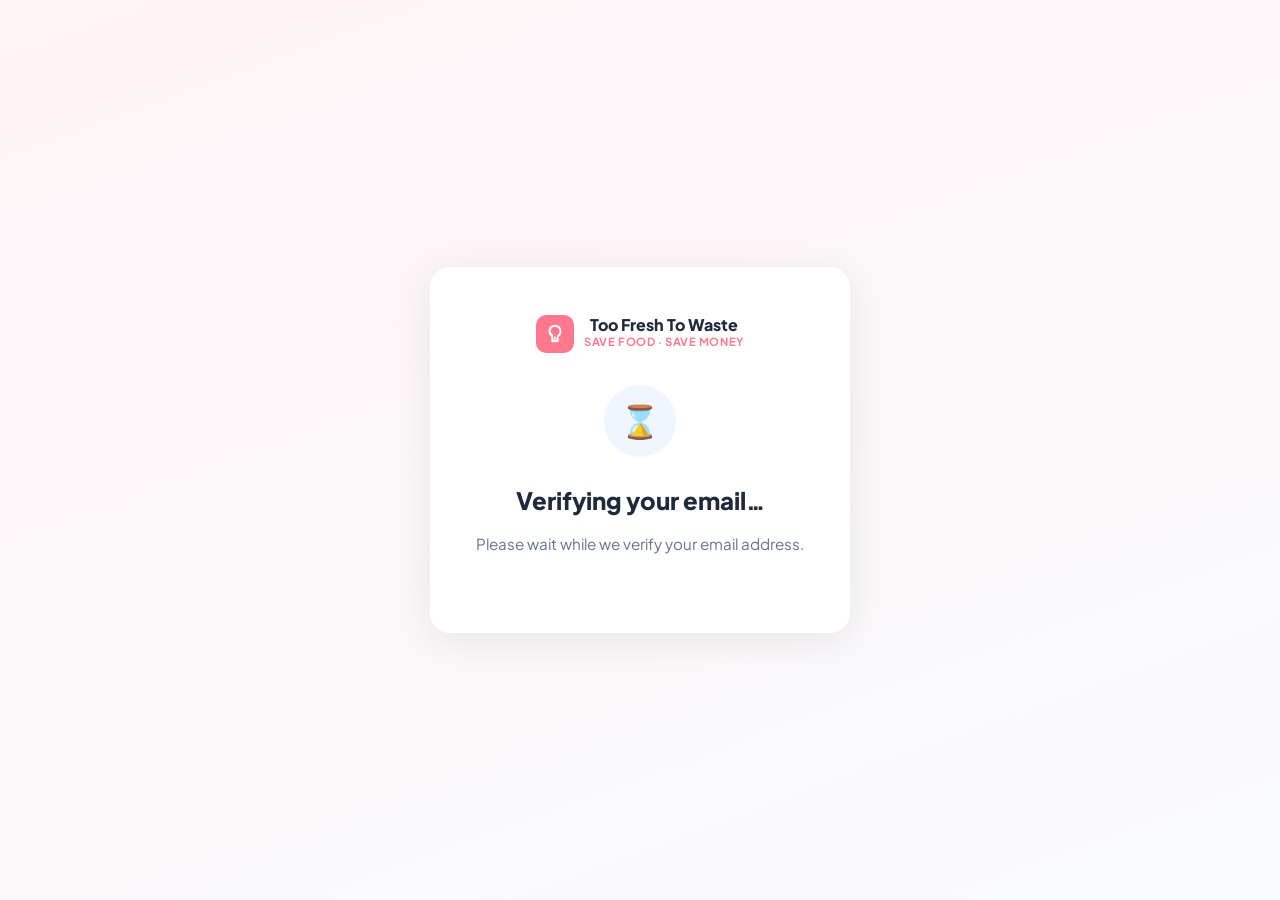
<file: verify-email.html>
<!DOCTYPE html>
<html lang="en">
<head>
  <meta charset="UTF-8" />
  <meta name="viewport" content="width=device-width, initial-scale=1.0" />
  <meta name="description" content="Verify your email address for Too Fresh To Waste." />
  <title>Verify Email — Too Fresh To Waste</title>
  <link rel="stylesheet" href="assets/css/style.css" />
  <link rel="preconnect" href="https://fonts.googleapis.com" />
  <link rel="preconnect" href="https://fonts.gstatic.com" crossorigin />
  <style>
    body { background: var(--color-white); }
    .auth-visual { background: linear-gradient(160deg, #FF788D 0%, #F45F78 100%); }
    .verify-card {
      background: #fff;
      border-radius: 20px;
      padding: 48px 40px;
      text-align: center;
      max-width: 420px;
      width: 100%;
      box-shadow: 0 8px 40px rgba(0,0,0,0.08);
    }
    .verify-icon {
      width: 72px; height: 72px;
      border-radius: 50%;
      display: flex; align-items: center; justify-content: center;
      font-size: 32px;
      margin: 0 auto 24px;
    }
    .verify-icon.loading { background: #EFF6FF; }
    .verify-icon.success { background: #D1FAE5; }
    .verify-icon.error { background: #FEE2E2; }
    .verify-title { font-size: 1.5rem; font-weight: 800; color: #1E293B; margin: 0 0 12px; }
    .verify-message { color: #64748B; line-height: 1.7; margin: 0 0 28px; font-size: 0.95rem; }
    .spin { animation: spin 1s linear infinite; display: inline-block; }
    @keyframes spin { to { transform: rotate(360deg); } }
    .verify-page-wrap {
      min-height: 100vh;
      display: flex;
      align-items: center;
      justify-content: center;
      background: linear-gradient(160deg, #FFF4F6 0%, #F8FAFC 100%);
      padding: 40px 20px;
    }
  </style>
</head>
<body>

  <div class="verify-page-wrap">
    <div class="verify-card" id="verifyCard">

      <!-- Logo -->
      <a href="index.html" style="display:inline-flex;align-items:center;gap:10px;text-decoration:none;margin-bottom:32px;">
        <div style="width:38px;height:38px;background:#FF788D;border-radius:10px;display:flex;align-items:center;justify-content:center;">
          <svg viewBox="0 0 24 24" style="width:22px;height:22px;fill:white;" xmlns="http://www.w3.org/2000/svg">
            <path d="M12 2C8 2 5 5 5 9c0 2.5 1.2 4.7 3 6.1V20a1 1 0 0 0 1 1h6a1 1 0 0 0 1-1v-4.9c1.8-1.4 3-3.6 3-6.1 0-4-3-7-7-7zm-1 16v-3h2v3h-2zm3-5.3V17h-4v-4.3A5 5 0 0 1 7 9c0-2.8 2.2-5 5-5s5 2.2 5 5a5 5 0 0 1-3 4.7z"/>
          </svg>
        </div>
        <div>
          <div style="font-size:1rem;font-weight:800;color:#1E293B;line-height:1;">Too Fresh To Waste</div>
          <div style="font-size:0.7rem;color:#FF788D;font-weight:700;text-transform:uppercase;letter-spacing:0.05em;">Save Food · Save Money</div>
        </div>
      </a>

      <!-- Loading state (default) -->
      <div id="stateLoading">
        <div class="verify-icon loading">
          <span class="spin">⌛</span>
        </div>
        <h1 class="verify-title">Verifying your email…</h1>
        <p class="verify-message">Please wait while we verify your email address.</p>
      </div>

      <!-- Success state -->
      <div id="stateSuccess" style="display:none;">
        <div class="verify-icon success">✓</div>
        <h1 class="verify-title">Email Verified!</h1>
        <p class="verify-message" id="successMessage">
          Your email has been verified successfully. Welcome to Too Fresh To Waste! 🎉
        </p>
        <a href="index.html" class="btn btn-primary" style="width:100%;display:block;text-align:center;">
          Start Discovering Food Deals →
        </a>
      </div>

      <!-- Error state -->
      <div id="stateError" style="display:none;">
        <div class="verify-icon error">✗</div>
        <h1 class="verify-title" id="errorTitle">Verification Failed</h1>
        <p class="verify-message" id="errorMessage">
          This verification link is invalid or has expired.
        </p>
        <div id="resendSection" style="margin-top:8px;">
          <p style="font-size:0.85rem;color:#94A3B8;margin-bottom:16px;">Need a new verification link?</p>
          <div style="display:flex;gap:10px;flex-direction:column;">
            <input
              type="email"
              id="resendEmail"
              class="form-input"
              placeholder="Enter your email address"
              style="text-align:center;"
            />
            <button class="btn btn-primary" id="resendBtn" type="button" style="width:100%;">
              Resend Verification Email
            </button>
          </div>
          <div id="resendFeedback" style="margin-top:12px;font-size:0.85rem;color:#64748B;display:none;"></div>
        </div>
        <a href="login.html" style="display:block;margin-top:20px;color:#FF788D;font-size:0.9rem;text-decoration:none;font-weight:600;">← Back to Login</a>
      </div>

      <!-- Already verified state -->
      <div id="stateAlreadyVerified" style="display:none;">
        <div class="verify-icon success">✓</div>
        <h1 class="verify-title">Already Verified</h1>
        <p class="verify-message">Your email is already verified. You can log in to your account.</p>
        <a href="login.html" class="btn btn-primary" style="width:100%;display:block;text-align:center;">
          Log In →
        </a>
      </div>

    </div>
  </div>

  <script src="assets/js/auth.js"></script>
  <script>
    const API_BASE = (window.TFTW_API_URL || 'http://127.0.0.1:8000') + '/api/auth';

    function showState(id) {
      ['stateLoading', 'stateSuccess', 'stateError', 'stateAlreadyVerified'].forEach(s => {
        document.getElementById(s).style.display = s === id ? '' : 'none';
      });
    }

    async function verifyEmail() {
      const params = new URLSearchParams(window.location.search);
      const token = params.get('token');

      if (!token) {
        showState('stateError');
        document.getElementById('errorTitle').textContent = 'Missing Token';
        document.getElementById('errorMessage').textContent =
          'No verification token was found in this link. Please use the link from your email.';
        return;
      }

      try {
        const resp = await fetch(`${API_BASE}/verify-email/`, {
          method: 'POST',
          headers: { 'Content-Type': 'application/json' },
          body: JSON.stringify({ token }),
        });
        const data = await resp.json();

        if (resp.ok) {
          // Auto-login the user
          if (data.tokens && window.Auth) {
            window.Auth.saveTokens(data.tokens.access, data.tokens.refresh);
            window.Auth.saveUser(data.user);
          }
          showState('stateSuccess');
        } else {
          const errorCode = data.error || '';
          if (errorCode === 'already_verified') {
            showState('stateAlreadyVerified');
          } else if (errorCode === 'token_expired') {
            showState('stateError');
            document.getElementById('errorTitle').textContent = 'Link Expired';
            document.getElementById('errorMessage').textContent =
              'This verification link has expired (links are valid for 24 hours). Please request a new one.';
          } else if (errorCode === 'token_used') {
            showState('stateError');
            document.getElementById('errorTitle').textContent = 'Link Already Used';
            document.getElementById('errorMessage').textContent =
              'This verification link has already been used. If your email is not verified, please request a new link.';
          } else {
            showState('stateError');
            document.getElementById('errorMessage').textContent =
              data.message || 'This verification link is invalid.';
          }
        }
      } catch (err) {
        showState('stateError');
        document.getElementById('errorMessage').textContent =
          'Network error. Please check your connection and try again.';
      }
    }

    // Resend verification handler
    document.getElementById('resendBtn').addEventListener('click', async () => {
      const email = document.getElementById('resendEmail').value.trim();
      const feedback = document.getElementById('resendFeedback');
      const btn = document.getElementById('resendBtn');

      if (!email) {
        feedback.textContent = 'Please enter your email address.';
        feedback.style.color = '#EF4444';
        feedback.style.display = '';
        return;
      }

      btn.disabled = true;
      btn.textContent = 'Sending…';

      try {
        const resp = await fetch(`${API_BASE}/resend-verification/`, {
          method: 'POST',
          headers: { 'Content-Type': 'application/json' },
          body: JSON.stringify({ email }),
        });
        const data = await resp.json();

        if (resp.ok || data.message) {
          feedback.textContent = data.message || 'Verification email sent!';
          feedback.style.color = '#10B981';
        } else {
          const err = data.error === 'already_verified'
            ? 'This email is already verified. Please log in.'
            : 'Unable to send verification email. Please try again.';
          feedback.textContent = err;
          feedback.style.color = '#EF4444';
        }
      } catch {
        feedback.textContent = 'Network error. Please try again.';
        feedback.style.color = '#EF4444';
      } finally {
        feedback.style.display = '';
        btn.disabled = false;
        btn.textContent = 'Resend Verification Email';
      }
    });

    // Run on page load
    verifyEmail();
  </script>

</body>
</html>
</file>
<file: assets/css/style.css>
/* =============================================
   TOO FRESH TO WASTE — Design System
   ============================================= */

/* --- Google Fonts Import --- */
@import url('https://fonts.googleapis.com/css2?family=Plus+Jakarta+Sans:ital,wght@0,300;0,400;0,500;0,600;0,700;0,800;1,400&display=swap');

/* --- Design Tokens --- */
:root {
  /* Colors */
  --color-primary: #FF788D;
  --color-primary-hover: #F45F78;
  --color-primary-light: #FFF4F6;
  --color-primary-mid: #FFD6DC;
  --color-white: #FFFFFF;
  --color-text: #242424;
  --color-text-secondary: #6B6B6B;
  --color-border: #EAEAEA;
  --color-bg: #FAFAFA;
  --color-green: #2ECC71;
  --color-green-light: #E8F8EF;
  --color-amber: #F39C12;
  --color-amber-light: #FEF6E4;

  /* Typography */
  --font-family: 'Plus Jakarta Sans', -apple-system, BlinkMacSystemFont, 'Segoe UI', sans-serif;
  --font-size-xs: 0.75rem;
  --font-size-sm: 0.875rem;
  --font-size-base: 1rem;
  --font-size-lg: 1.125rem;
  --font-size-xl: 1.25rem;
  --font-size-2xl: 1.5rem;
  --font-size-3xl: 1.875rem;
  --font-size-4xl: 2.25rem;
  --font-size-5xl: 3rem;
  --font-size-6xl: 3.75rem;

  /* Spacing */
  --space-1: 0.25rem;
  --space-2: 0.5rem;
  --space-3: 0.75rem;
  --space-4: 1rem;
  --space-5: 1.25rem;
  --space-6: 1.5rem;
  --space-8: 2rem;
  --space-10: 2.5rem;
  --space-12: 3rem;
  --space-16: 4rem;
  --space-20: 5rem;
  --space-24: 6rem;
  --space-32: 8rem;

  /* Border Radius */
  --radius-sm: 8px;
  --radius-md: 12px;
  --radius-lg: 16px;
  --radius-xl: 20px;
  --radius-2xl: 24px;
  --radius-full: 9999px;

  /* Shadows */
  --shadow-sm: 0 1px 3px rgba(0,0,0,0.06), 0 1px 2px rgba(0,0,0,0.04);
  --shadow-md: 0 4px 16px rgba(0,0,0,0.08), 0 2px 6px rgba(0,0,0,0.04);
  --shadow-lg: 0 10px 40px rgba(0,0,0,0.10), 0 4px 12px rgba(0,0,0,0.05);
  --shadow-xl: 0 20px 60px rgba(0,0,0,0.12), 0 8px 20px rgba(0,0,0,0.06);
  --shadow-primary: 0 8px 24px rgba(255, 120, 141, 0.35);

  /* Transitions */
  --transition-fast: 150ms ease;
  --transition-base: 250ms ease;
  --transition-slow: 400ms ease;

  /* Layout */
  --container-max: 1200px;
  --navbar-height: 72px;
}

/* --- Reset & Base --- */
*, *::before, *::after {
  box-sizing: border-box;
  margin: 0;
  padding: 0;
}

html {
  scroll-behavior: smooth;
  font-size: 16px;
  -webkit-font-smoothing: antialiased;
  -moz-osx-font-smoothing: grayscale;
}

body {
  font-family: var(--font-family);
  color: var(--color-text);
  background: var(--color-white);
  line-height: 1.6;
  overflow-x: hidden;
}

img {
  max-width: 100%;
  height: auto;
  display: block;
}

a {
  text-decoration: none;
  color: inherit;
}

ul { list-style: none; }

button {
  border: none;
  cursor: pointer;
  font-family: var(--font-family);
}

input, textarea, select {
  font-family: var(--font-family);
}

/* --- Container --- */
.container {
  max-width: var(--container-max);
  margin: 0 auto;
  padding: 0 var(--space-6);
}

/* =============================================
   BUTTONS
   ============================================= */
.btn {
  display: inline-flex;
  align-items: center;
  justify-content: center;
  gap: var(--space-2);
  padding: 0.75rem 1.75rem;
  border-radius: var(--radius-full);
  font-size: var(--font-size-base);
  font-weight: 600;
  transition: all var(--transition-base);
  cursor: pointer;
  white-space: nowrap;
  letter-spacing: -0.01em;
}

.btn-primary {
  background: var(--color-primary);
  color: var(--color-white);
  box-shadow: var(--shadow-primary);
}

.btn-primary:hover {
  background: var(--color-primary-hover);
  transform: translateY(-2px);
  box-shadow: 0 12px 30px rgba(255, 120, 141, 0.45);
}

.btn-primary:active {
  transform: translateY(0);
  box-shadow: var(--shadow-primary);
}

.btn-outline {
  background: transparent;
  color: var(--color-text);
  border: 1.5px solid var(--color-border);
}

.btn-outline:hover {
  border-color: var(--color-primary);
  color: var(--color-primary);
  background: var(--color-primary-light);
  transform: translateY(-2px);
}

.btn-ghost {
  background: transparent;
  color: var(--color-text);
  padding: 0.75rem 1.25rem;
}

.btn-ghost:hover {
  color: var(--color-primary);
  background: var(--color-primary-light);
  border-radius: var(--radius-full);
}

.btn-white {
  background: var(--color-white);
  color: var(--color-primary);
  font-weight: 700;
  box-shadow: var(--shadow-lg);
}

.btn-white:hover {
  transform: translateY(-2px);
  box-shadow: var(--shadow-xl);
}

.btn-white-outline {
  background: transparent;
  color: var(--color-white);
  border: 2px solid rgba(255,255,255,0.6);
}

.btn-white-outline:hover {
  background: rgba(255,255,255,0.15);
  border-color: var(--color-white);
  transform: translateY(-2px);
}

.btn-lg {
  padding: 1rem 2.25rem;
  font-size: var(--font-size-lg);
}

.btn-sm {
  padding: 0.5rem 1.25rem;
  font-size: var(--font-size-sm);
}

/* =============================================
   NAVBAR
   ============================================= */
.navbar {
  position: fixed;
  top: 0;
  left: 0;
  right: 0;
  z-index: 1000;
  height: var(--navbar-height);
  background: rgba(255, 100, 125, 0.92);
  backdrop-filter: blur(18px) saturate(180%);
  -webkit-backdrop-filter: blur(18px) saturate(180%);
  border-bottom: 1px solid rgba(255, 255, 255, 0.18);
  box-shadow: 0 4px 28px rgba(244, 95, 120, 0.30);
  transition: background var(--transition-base), box-shadow var(--transition-base), border-color var(--transition-base);
}

.navbar.scrolled {
  background: rgba(240, 80, 105, 0.97);
  border-color: rgba(255, 255, 255, 0.22);
  box-shadow: 0 8px 32px rgba(244, 95, 120, 0.28);
}

.navbar-inner {
  display: flex;
  align-items: center;
  justify-content: space-between;
  height: 100%;
}

/* Logo */
.logo {
  display: flex;
  align-items: center;
  gap: var(--space-3);
  flex-shrink: 0;
}

.logo-icon {
  width: 36px;
  height: 36px;
  background: rgba(255, 255, 255, 0.22);
  border: 1.5px solid rgba(255, 255, 255, 0.3);
  border-radius: var(--radius-md);
  display: flex;
  align-items: center;
  justify-content: center;
  flex-shrink: 0;
}

.logo-icon svg {
  width: 20px;
  height: 20px;
  fill: white;
}

.logo-text {
  display: flex;
  flex-direction: column;
  line-height: 1.1;
}

.logo-text .brand-name {
  font-size: var(--font-size-base);
  font-weight: 800;
  color: var(--color-white);
  letter-spacing: -0.02em;
}

.logo-text .brand-tagline {
  font-size: 10px;
  color: rgba(255, 255, 255, 0.80);
  font-weight: 600;
  letter-spacing: 0.04em;
  text-transform: uppercase;
}

/* Nav Links */
.nav-links {
  display: flex;
  align-items: center;
  gap: var(--space-1);
}

.nav-link {
  padding: var(--space-2) var(--space-4);
  color: rgba(255, 255, 255, 0.88);
  font-size: var(--font-size-sm);
  font-weight: 500;
  border-radius: var(--radius-full);
  transition: all var(--transition-fast);
}

.nav-link:hover {
  color: var(--color-white);
  background: rgba(255, 255, 255, 0.18);
}

/* Nav Actions */
.nav-actions {
  display: flex;
  align-items: center;
  gap: var(--space-3);
}

.nav-login {
  color: rgba(255, 255, 255, 0.92);
  font-size: var(--font-size-sm);
  font-weight: 600;
  padding: var(--space-2) var(--space-4);
  border-radius: var(--radius-full);
  border: 1.5px solid rgba(255, 255, 255, 0.35);
  transition: all var(--transition-fast);
}

.nav-login:hover {
  color: var(--color-white);
  background: rgba(255, 255, 255, 0.18);
  border-color: rgba(255, 255, 255, 0.6);
}

/* Hamburger */
.hamburger {
  display: none;
  flex-direction: column;
  gap: 5px;
  cursor: pointer;
  padding: var(--space-2);
  border-radius: var(--radius-sm);
  background: none;
  transition: background var(--transition-fast);
}

.hamburger:hover {
  background: rgba(255, 255, 255, 0.18);
}

.hamburger span {
  display: block;
  width: 22px;
  height: 2px;
  background: var(--color-white);
  border-radius: 2px;
  transition: all var(--transition-base);
}

.hamburger.open span:nth-child(1) {
  transform: translateY(7px) rotate(45deg);
}
.hamburger.open span:nth-child(2) {
  opacity: 0;
  transform: scaleX(0);
}
.hamburger.open span:nth-child(3) {
  transform: translateY(-7px) rotate(-45deg);
}

/* Mobile Nav */
.mobile-nav {
  display: none;
  position: fixed;
  top: var(--navbar-height);
  left: 0;
  right: 0;
  background: var(--color-white);
  border-bottom: 1px solid var(--color-border);
  padding: var(--space-4) var(--space-6);
  box-shadow: var(--shadow-lg);
  z-index: 999;
  transform: translateY(-8px);
  opacity: 0;
  transition: all var(--transition-base);
}

.mobile-nav.open {
  display: block;
  transform: translateY(0);
  opacity: 1;
}

.mobile-nav-links {
  display: flex;
  flex-direction: column;
  gap: var(--space-1);
  margin-bottom: var(--space-4);
}

.mobile-nav-link {
  display: block;
  padding: var(--space-3) var(--space-4);
  color: var(--color-text);
  font-weight: 500;
  border-radius: var(--radius-md);
  transition: all var(--transition-fast);
}

.mobile-nav-link:hover {
  background: var(--color-primary-light);
  color: var(--color-primary);
}

.mobile-nav-actions {
  display: flex;
  flex-direction: column;
  gap: var(--space-3);
  padding-top: var(--space-4);
  border-top: 1px solid var(--color-border);
}

.mobile-nav-actions .btn {
  width: 100%;
  justify-content: center;
}

/* =============================================
   HERO SECTION
   ============================================= */
.hero {
  min-height: 100vh;
  display: flex;
  align-items: center;
  padding-top: var(--navbar-height);
  background: var(--color-white);
  position: relative;
  overflow: hidden;
}

.hero-bg-blob {
  position: absolute;
  border-radius: 50%;
  background: var(--color-primary-light);
  opacity: 0.7;
  pointer-events: none;
}

.hero-bg-blob-1 {
  width: 600px;
  height: 600px;
  top: -100px;
  right: -150px;
  animation: blobFloat 8s ease-in-out infinite;
}

.hero-bg-blob-2 {
  width: 300px;
  height: 300px;
  bottom: 50px;
  left: -80px;
  animation: blobFloat 10s ease-in-out infinite reverse;
}

@keyframes blobFloat {
  0%, 100% { transform: translate(0, 0) scale(1); }
  33% { transform: translate(15px, -20px) scale(1.03); }
  66% { transform: translate(-10px, 10px) scale(0.98); }
}

.hero-inner {
  display: grid;
  grid-template-columns: 1fr 1fr;
  gap: var(--space-16);
  align-items: center;
  padding: var(--space-20) 0;
  width: 100%;
}

.hero-content {
  animation: heroFadeUp 0.8s ease forwards;
}

.hero-badge {
  display: inline-flex;
  align-items: center;
  gap: var(--space-2);
  background: var(--color-primary-light);
  color: var(--color-primary);
  padding: var(--space-2) var(--space-4);
  border-radius: var(--radius-full);
  font-size: var(--font-size-sm);
  font-weight: 600;
  margin-bottom: var(--space-6);
  border: 1px solid var(--color-primary-mid);
}

.hero-badge .dot {
  width: 7px;
  height: 7px;
  background: var(--color-primary);
  border-radius: 50%;
  animation: pulse 2s infinite;
}

@keyframes pulse {
  0%, 100% { opacity: 1; transform: scale(1); }
  50% { opacity: 0.6; transform: scale(1.3); }
}

.hero-headline {
  font-size: var(--font-size-6xl);
  font-weight: 800;
  line-height: 1.08;
  letter-spacing: -0.03em;
  color: var(--color-text);
  margin-bottom: var(--space-6);
}

.hero-headline .accent {
  color: var(--color-primary);
  position: relative;
  display: inline-block;
}

.hero-subtext {
  font-size: var(--font-size-lg);
  color: var(--color-text-secondary);
  line-height: 1.7;
  max-width: 480px;
  margin-bottom: var(--space-8);
}

.hero-actions {
  display: flex;
  gap: var(--space-4);
  flex-wrap: wrap;
}

.hero-social-proof {
  display: flex;
  align-items: center;
  gap: var(--space-3);
  margin-top: var(--space-8);
}

.hero-avatars {
  display: flex;
}

.hero-avatar {
  width: 34px;
  height: 34px;
  border-radius: 50%;
  background: var(--color-primary-mid);
  border: 2px solid white;
  display: flex;
  align-items: center;
  justify-content: center;
  font-size: 12px;
  font-weight: 700;
  color: var(--color-primary-hover);
  margin-left: -8px;
}

.hero-avatar:first-child { margin-left: 0; }

.hero-social-text {
  font-size: var(--font-size-sm);
  color: var(--color-text-secondary);
}

.hero-social-text strong {
  color: var(--color-text);
  font-weight: 700;
}

/* Hero Visual */
.hero-visual {
  position: relative;
  animation: heroFadeIn 1s ease 0.3s both;
}

.hero-image-wrapper {
  position: relative;
  border-radius: var(--radius-2xl);
  overflow: hidden;
  box-shadow: var(--shadow-xl);
  aspect-ratio: 4/3;
}

.hero-image-wrapper img {
  width: 100%;
  height: 100%;
  object-fit: cover;
  transition: transform var(--transition-slow);
}

.hero-image-wrapper:hover img {
  transform: scale(1.03);
}

/* Floating Cards */
.float-card {
  position: absolute;
  background: var(--color-white);
  border-radius: var(--radius-xl);
  padding: var(--space-4) var(--space-5);
  box-shadow: var(--shadow-xl);
  display: flex;
  align-items: center;
  gap: var(--space-3);
  animation: cardFloat 6s ease-in-out infinite;
  min-width: 180px;
  z-index: 10;
}

.float-card-1 {
  top: -20px;
  left: -30px;
  animation-delay: 0s;
  z-index: 10;
}

.float-card-2 {
  bottom: 30px;
  left: -40px;
  animation-delay: 2s;
  z-index: 10;
}

.float-card-3 {
  top: 30px;
  right: -30px;
  animation-delay: 1s;
  z-index: 10;
}

@keyframes cardFloat {
  0%, 100% { transform: translateY(0); }
  50% { transform: translateY(-10px); }
}

.float-card-icon {
  width: 42px;
  height: 42px;
  border-radius: var(--radius-md);
  display: flex;
  align-items: center;
  justify-content: center;
  font-size: 20px;
  flex-shrink: 0;
}

.float-card-icon.green { background: var(--color-green-light); }
.float-card-icon.pink { background: var(--color-primary-light); }
.float-card-icon.amber { background: var(--color-amber-light); }

.float-card-info .label {
  font-size: var(--font-size-xs);
  color: var(--color-text-secondary);
  font-weight: 500;
}

.float-card-info .value {
  font-size: var(--font-size-base);
  font-weight: 700;
  color: var(--color-text);
  line-height: 1.2;
}

.float-card-info .sub {
  font-size: var(--font-size-xs);
  color: var(--color-primary);
  font-weight: 600;
}

/* Hero Animations */
@keyframes heroFadeUp {
  from {
    opacity: 0;
    transform: translateY(30px);
  }
  to {
    opacity: 1;
    transform: translateY(0);
  }
}

@keyframes heroFadeIn {
  from {
    opacity: 0;
    transform: translateX(30px);
  }
  to {
    opacity: 1;
    transform: translateX(0);
  }
}

/* =============================================
   SECTION COMMONS
   ============================================= */
.section {
  padding: var(--space-24) 0;
}

.section-sm {
  padding: var(--space-16) 0;
}

.section-header {
  text-align: center;
  margin-bottom: var(--space-12);
}

.section-label {
  display: inline-block;
  background: var(--color-primary-light);
  color: var(--color-primary);
  padding: var(--space-1) var(--space-3);
  border-radius: var(--radius-full);
  font-size: var(--font-size-xs);
  font-weight: 700;
  letter-spacing: 0.06em;
  text-transform: uppercase;
  margin-bottom: var(--space-4);
}

.section-title {
  font-size: var(--font-size-4xl);
  font-weight: 800;
  letter-spacing: -0.025em;
  line-height: 1.15;
  color: var(--color-text);
  margin-bottom: var(--space-4);
}

.section-subtitle {
  font-size: var(--font-size-lg);
  color: var(--color-text-secondary);
  line-height: 1.65;
  max-width: 560px;
  margin: 0 auto;
}

/* =============================================
   DISCOVER / LOCATION SECTION
   ============================================= */
.discover {
  background: var(--color-primary-light);
}

.location-bar {
  background: var(--color-white);
  border: 1.5px solid var(--color-border);
  border-radius: var(--radius-xl);
  display: flex;
  align-items: center;
  gap: var(--space-4);
  padding: var(--space-4) var(--space-5);
  max-width: 680px;
  margin: 0 auto var(--space-10);
  box-shadow: var(--shadow-md);
  transition: box-shadow var(--transition-base), border-color var(--transition-base);
}

.location-bar:focus-within {
  border-color: var(--color-primary);
  box-shadow: 0 0 0 4px rgba(255,120,141,0.12), var(--shadow-md);
}

.location-pin {
  display: flex;
  align-items: center;
  gap: var(--space-2);
  padding-right: var(--space-4);
  border-right: 1.5px solid var(--color-border);
  color: var(--color-primary);
  font-size: var(--font-size-sm);
  font-weight: 600;
  white-space: nowrap;
  flex-shrink: 0;
}

.location-pin svg {
  width: 18px;
  height: 18px;
}

.location-input {
  flex: 1;
  border: none;
  outline: none;
  font-size: var(--font-size-base);
  color: var(--color-text);
  background: transparent;
}

.location-input::placeholder {
  color: var(--color-text-secondary);
}

.location-search-btn {
  background: var(--color-primary);
  color: white;
  border: none;
  border-radius: var(--radius-lg);
  width: 42px;
  height: 42px;
  display: flex;
  align-items: center;
  justify-content: center;
  cursor: pointer;
  transition: all var(--transition-base);
  flex-shrink: 0;
}

.location-search-btn:hover {
  background: var(--color-primary-hover);
  transform: scale(1.05);
}

/* Food Cards Grid */
.food-grid {
  display: grid;
  grid-template-columns: repeat(3, 1fr);
  gap: var(--space-6);
}

.food-card {
  background: var(--color-white);
  border-radius: var(--radius-2xl);
  overflow: hidden;
  box-shadow: var(--shadow-md);
  transition: all var(--transition-base);
  cursor: pointer;
  position: relative;
}

.food-card:hover {
  transform: translateY(-6px);
  box-shadow: var(--shadow-xl);
}

.food-card-image {
  position: relative;
  aspect-ratio: 4/3;
  overflow: hidden;
}

.food-card-image img {
  width: 100%;
  height: 100%;
  object-fit: cover;
  transition: transform var(--transition-slow);
}

.food-card:hover .food-card-image img {
  transform: scale(1.06);
}

.food-card-discount {
  position: absolute;
  top: var(--space-3);
  left: var(--space-3);
  background: var(--color-primary);
  color: white;
  font-size: var(--font-size-xs);
  font-weight: 700;
  padding: var(--space-1) var(--space-3);
  border-radius: var(--radius-full);
  letter-spacing: 0.02em;
}

.food-card-availability {
  position: absolute;
  top: var(--space-3);
  right: var(--space-3);
  background: rgba(255,255,255,0.95);
  backdrop-filter: blur(4px);
  color: var(--color-text);
  font-size: var(--font-size-xs);
  font-weight: 600;
  padding: var(--space-1) var(--space-3);
  border-radius: var(--radius-full);
  display: flex;
  align-items: center;
  gap: 5px;
}

.food-card-availability .dot {
  width: 6px;
  height: 6px;
  border-radius: 50%;
  background: var(--color-green);
}

.food-card-body {
  padding: var(--space-5);
}

.food-card-business {
  font-size: var(--font-size-xs);
  color: var(--color-text-secondary);
  font-weight: 600;
  letter-spacing: 0.03em;
  text-transform: uppercase;
  margin-bottom: var(--space-1);
}

.food-card-title {
  font-size: var(--font-size-lg);
  font-weight: 700;
  color: var(--color-text);
  letter-spacing: -0.01em;
  margin-bottom: var(--space-2);
}

.food-card-desc {
  font-size: var(--font-size-sm);
  color: var(--color-text-secondary);
  margin-bottom: var(--space-4);
  line-height: 1.5;
}

.food-card-meta {
  display: flex;
  flex-direction: column;
  gap: var(--space-2);
  margin-bottom: var(--space-4);
}

.food-card-meta-row {
  display: flex;
  align-items: center;
  gap: var(--space-2);
  font-size: var(--font-size-xs);
  color: var(--color-text-secondary);
}

.food-card-meta-row svg {
  width: 14px;
  height: 14px;
  flex-shrink: 0;
  color: var(--color-primary);
}

.food-card-footer {
  display: flex;
  align-items: center;
  justify-content: space-between;
  border-top: 1px solid var(--color-border);
  padding-top: var(--space-4);
}

.food-card-pricing {
  display: flex;
  align-items: baseline;
  gap: var(--space-2);
}

.food-card-price {
  font-size: var(--font-size-xl);
  font-weight: 800;
  color: var(--color-text);
  letter-spacing: -0.02em;
}

.food-card-original {
  font-size: var(--font-size-sm);
  color: var(--color-text-secondary);
  text-decoration: line-through;
}

.food-card-btn {
  background: var(--color-primary-light);
  color: var(--color-primary);
  border: none;
  border-radius: var(--radius-full);
  padding: var(--space-2) var(--space-4);
  font-size: var(--font-size-sm);
  font-weight: 600;
  cursor: pointer;
  transition: all var(--transition-fast);
}

.food-card-btn:hover {
  background: var(--color-primary);
  color: white;
}

/* Scroll reveal animation */
.reveal {
  opacity: 0;
  transform: translateY(24px);
  transition: opacity 0.6s ease, transform 0.6s ease;
}

.reveal.visible {
  opacity: 1;
  transform: translateY(0);
}

/* =============================================
   VALUE PROPOSITION
   ============================================= */
.value-prop {
  background: var(--color-white);
}

.features-grid {
  display: grid;
  grid-template-columns: repeat(4, 1fr);
  gap: var(--space-6);
}

.feature-card {
  background: var(--color-white);
  border: 1.5px solid var(--color-border);
  border-radius: var(--radius-2xl);
  padding: var(--space-8) var(--space-6);
  text-align: center;
  transition: all var(--transition-base);
}

.feature-card:hover {
  border-color: var(--color-primary-mid);
  box-shadow: var(--shadow-md);
  transform: translateY(-4px);
}

.feature-icon {
  width: 56px;
  height: 56px;
  border-radius: var(--radius-xl);
  display: flex;
  align-items: center;
  justify-content: center;
  margin: 0 auto var(--space-5);
  font-size: 26px;
}

.feature-icon.pink { background: var(--color-primary-light); }
.feature-icon.green { background: var(--color-green-light); }
.feature-icon.blue { background: #EFF6FF; }
.feature-icon.amber { background: var(--color-amber-light); }

.feature-card-title {
  font-size: var(--font-size-base);
  font-weight: 700;
  color: var(--color-text);
  margin-bottom: var(--space-3);
}

.feature-card-text {
  font-size: var(--font-size-sm);
  color: var(--color-text-secondary);
  line-height: 1.6;
}

/* =============================================
   HOW IT WORKS
   ============================================= */
.how-it-works {
  background: var(--color-bg);
}

.steps-grid {
  display: grid;
  grid-template-columns: repeat(3, 1fr);
  gap: var(--space-8);
  position: relative;
}

.steps-connector {
  position: absolute;
  top: 38px;
  left: calc(33.33% - 20px);
  right: calc(33.33% - 20px);
  height: 2px;
  background: var(--color-border);
  z-index: 0;
}

.step-card {
  text-align: center;
  position: relative;
  z-index: 1;
}

.step-number-wrap {
  position: relative;
  display: inline-flex;
  align-items: center;
  justify-content: center;
  margin-bottom: var(--space-6);
}

.step-number {
  width: 64px;
  height: 64px;
  background: var(--color-white);
  border: 2px solid var(--color-border);
  border-radius: 50%;
  display: flex;
  align-items: center;
  justify-content: center;
  font-size: var(--font-size-xl);
  font-weight: 800;
  color: var(--color-text-secondary);
  position: relative;
  transition: all var(--transition-base);
}

.step-card:hover .step-number {
  background: var(--color-primary);
  border-color: var(--color-primary);
  color: white;
  transform: scale(1.1);
}

.step-icon {
  font-size: 28px;
  margin-bottom: var(--space-3);
  display: block;
}

.step-title {
  font-size: var(--font-size-xl);
  font-weight: 700;
  color: var(--color-text);
  margin-bottom: var(--space-3);
  letter-spacing: -0.01em;
}

.step-text {
  font-size: var(--font-size-base);
  color: var(--color-text-secondary);
  line-height: 1.65;
  max-width: 220px;
  margin: 0 auto;
}

/* =============================================
   FOR BUSINESSES
   ============================================= */
.for-businesses {
  background: var(--color-primary);
  position: relative;
  overflow: hidden;
}

.for-businesses::before {
  content: '';
  position: absolute;
  top: -80px;
  right: -80px;
  width: 400px;
  height: 400px;
  background: rgba(255,255,255,0.08);
  border-radius: 50%;
  pointer-events: none;
}

.for-businesses::after {
  content: '';
  position: absolute;
  bottom: -60px;
  left: -60px;
  width: 300px;
  height: 300px;
  background: rgba(255,255,255,0.05);
  border-radius: 50%;
  pointer-events: none;
}

.businesses-inner {
  display: grid;
  grid-template-columns: 1fr 1fr;
  gap: var(--space-16);
  align-items: center;
  position: relative;
  z-index: 1;
}

.businesses-content .section-label {
  background: rgba(255,255,255,0.2);
  color: white;
}

.businesses-content .section-title {
  color: var(--color-white);
}

.businesses-content .section-subtitle {
  color: rgba(255,255,255,0.8);
  text-align: left;
  margin: 0;
  margin-bottom: var(--space-8);
}

.benefit-list {
  display: flex;
  flex-direction: column;
  gap: var(--space-3);
  margin-bottom: var(--space-8);
}

.benefit-item {
  display: flex;
  align-items: center;
  gap: var(--space-3);
  color: rgba(255,255,255,0.9);
  font-size: var(--font-size-base);
  font-weight: 500;
}

.benefit-check {
  width: 22px;
  height: 22px;
  background: rgba(255,255,255,0.2);
  border-radius: 50%;
  display: flex;
  align-items: center;
  justify-content: center;
  flex-shrink: 0;
  font-size: 12px;
}

/* Business Dashboard Mockup */
.dashboard-mockup {
  background: var(--color-white);
  border-radius: var(--radius-2xl);
  overflow: hidden;
  box-shadow: var(--shadow-xl);
}

.mockup-header {
  background: var(--color-bg);
  border-bottom: 1px solid var(--color-border);
  padding: var(--space-4) var(--space-5);
  display: flex;
  align-items: center;
  gap: var(--space-3);
}

.mockup-dots {
  display: flex;
  gap: 6px;
}

.mockup-dot {
  width: 10px;
  height: 10px;
  border-radius: 50%;
}

.mockup-dot-red { background: #FF5F57; }
.mockup-dot-yellow { background: #FEBC2E; }
.mockup-dot-green { background: #28C840; }

.mockup-title {
  font-size: var(--font-size-sm);
  color: var(--color-text-secondary);
  font-weight: 500;
}

.mockup-body {
  padding: var(--space-5);
}

.mockup-form-title {
  font-size: var(--font-size-base);
  font-weight: 700;
  color: var(--color-text);
  margin-bottom: var(--space-4);
}

.mockup-field {
  margin-bottom: var(--space-4);
}

.mockup-field label {
  font-size: var(--font-size-xs);
  font-weight: 600;
  color: var(--color-text-secondary);
  display: block;
  margin-bottom: var(--space-2);
  letter-spacing: 0.03em;
  text-transform: uppercase;
}

.mockup-input {
  width: 100%;
  background: var(--color-bg);
  border: 1.5px solid var(--color-border);
  border-radius: var(--radius-md);
  padding: var(--space-3) var(--space-4);
  font-size: var(--font-size-sm);
  color: var(--color-text);
}

.mockup-row {
  display: grid;
  grid-template-columns: 1fr 1fr;
  gap: var(--space-4);
}

.mockup-submit {
  width: 100%;
  background: var(--color-primary);
  color: white;
  border: none;
  border-radius: var(--radius-md);
  padding: var(--space-3);
  font-size: var(--font-size-sm);
  font-weight: 600;
  cursor: pointer;
  margin-top: var(--space-2);
}

/* =============================================
   IMPACT STATS
   ============================================= */
.impact {
  background: var(--color-white);
}

.impact-inner {
  text-align: center;
}

.stats-grid {
  display: grid;
  grid-template-columns: repeat(3, 1fr);
  gap: var(--space-6);
  margin-top: var(--space-12);
}

.stat-card {
  padding: var(--space-10) var(--space-8);
  background: var(--color-primary-light);
  border-radius: var(--radius-2xl);
  text-align: center;
  border: 1.5px solid var(--color-primary-mid);
  transition: all var(--transition-base);
}

.stat-card:hover {
  transform: translateY(-4px);
  box-shadow: var(--shadow-md);
}

.stat-value {
  font-size: var(--font-size-5xl);
  font-weight: 800;
  color: var(--color-primary);
  letter-spacing: -0.03em;
  line-height: 1;
  margin-bottom: var(--space-3);
}

.stat-label {
  font-size: var(--font-size-base);
  color: var(--color-text-secondary);
  font-weight: 600;
}

.stat-icon {
  font-size: 28px;
  margin-bottom: var(--space-4);
}

/* =============================================
   TESTIMONIALS
   ============================================= */
.testimonials {
  background: var(--color-bg);
}

.testimonials-grid {
  display: grid;
  grid-template-columns: repeat(3, 1fr);
  gap: var(--space-6);
}

.testimonial-card {
  background: var(--color-white);
  border-radius: var(--radius-2xl);
  padding: var(--space-8);
  box-shadow: var(--shadow-sm);
  border: 1.5px solid var(--color-border);
  transition: all var(--transition-base);
}

.testimonial-card:hover {
  transform: translateY(-4px);
  box-shadow: var(--shadow-md);
  border-color: var(--color-primary-mid);
}

.testimonial-stars {
  display: flex;
  gap: 3px;
  margin-bottom: var(--space-4);
  color: var(--color-amber);
  font-size: var(--font-size-base);
}

.testimonial-text {
  font-size: var(--font-size-base);
  color: var(--color-text);
  line-height: 1.7;
  margin-bottom: var(--space-6);
  font-style: italic;
}

.testimonial-author {
  display: flex;
  align-items: center;
  gap: var(--space-3);
}

.author-avatar {
  width: 44px;
  height: 44px;
  border-radius: 50%;
  background: var(--color-primary-mid);
  display: flex;
  align-items: center;
  justify-content: center;
  font-size: var(--font-size-base);
  font-weight: 700;
  color: var(--color-primary-hover);
  flex-shrink: 0;
}

.author-name {
  font-size: var(--font-size-sm);
  font-weight: 700;
  color: var(--color-text);
}

.author-role {
  font-size: var(--font-size-xs);
  color: var(--color-text-secondary);
}

/* =============================================
   FINAL CTA
   ============================================= */
.final-cta {
  background: var(--color-primary-light);
  text-align: center;
}

.final-cta .section-title {
  font-size: var(--font-size-5xl);
}

.final-cta .section-subtitle {
  margin-bottom: var(--space-10);
}

.final-cta-actions {
  display: flex;
  gap: var(--space-4);
  justify-content: center;
  flex-wrap: wrap;
}

/* =============================================
   FOOTER
   ============================================= */
.footer {
  background: var(--color-text);
  color: rgba(255,255,255,0.7);
  padding: var(--space-16) 0 var(--space-8);
}

.footer-top {
  display: grid;
  grid-template-columns: 1.5fr 1fr 1fr 1fr 1fr;
  gap: var(--space-10);
  margin-bottom: var(--space-12);
  padding-bottom: var(--space-10);
  border-bottom: 1px solid rgba(255,255,255,0.1);
}

.footer-brand .logo-text .brand-name {
  color: var(--color-white);
}

.footer-brand .logo-text .brand-tagline {
  color: var(--color-primary);
}

.footer-brand .logo-icon {
  background: var(--color-primary);
}

.footer-tagline {
  font-size: var(--font-size-sm);
  color: rgba(255,255,255,0.5);
  margin-top: var(--space-4);
  line-height: 1.6;
  max-width: 220px;
}

.footer-social {
  display: flex;
  gap: var(--space-3);
  margin-top: var(--space-6);
}

.social-link {
  width: 36px;
  height: 36px;
  background: rgba(255,255,255,0.08);
  border-radius: var(--radius-md);
  display: flex;
  align-items: center;
  justify-content: center;
  color: rgba(255,255,255,0.6);
  transition: all var(--transition-fast);
  font-size: 14px;
}

.social-link:hover {
  background: var(--color-primary);
  color: white;
  transform: translateY(-2px);
}

.footer-col-title {
  color: var(--color-white);
  font-size: var(--font-size-sm);
  font-weight: 700;
  margin-bottom: var(--space-5);
  letter-spacing: 0.03em;
}

.footer-links {
  display: flex;
  flex-direction: column;
  gap: var(--space-3);
}

.footer-link {
  font-size: var(--font-size-sm);
  color: rgba(255,255,255,0.55);
  transition: color var(--transition-fast);
}

.footer-link:hover {
  color: var(--color-white);
}

.footer-bottom {
  display: flex;
  align-items: center;
  justify-content: space-between;
  font-size: var(--font-size-sm);
  color: rgba(255,255,255,0.35);
}

.footer-bottom-links {
  display: flex;
  gap: var(--space-6);
}

.footer-bottom-link {
  color: rgba(255,255,255,0.35);
  transition: color var(--transition-fast);
}

.footer-bottom-link:hover {
  color: rgba(255,255,255,0.7);
}

/* =============================================
   AUTH PAGES
   ============================================= */
.auth-page {
  min-height: 100vh;
  display: flex;
}

.auth-visual {
  flex: 1;
  background: var(--color-primary);
  display: flex;
  align-items: flex-end;
  position: relative;
  overflow: hidden;
}

.auth-visual img {
  position: absolute;
  inset: 0;
  width: 100%;
  height: 100%;
  object-fit: cover;
  opacity: 0.4;
}

.auth-visual-content {
  position: relative;
  z-index: 1;
  padding: var(--space-12);
  color: white;
}

.auth-visual-quote {
  font-size: var(--font-size-4xl);
  font-weight: 800;
  letter-spacing: -0.025em;
  line-height: 1.15;
  margin-bottom: var(--space-4);
}

.auth-visual-sub {
  font-size: var(--font-size-lg);
  opacity: 0.8;
}

.auth-visual-logo {
  position: absolute;
  top: var(--space-8);
  left: var(--space-8);
  z-index: 1;
  display: flex;
  align-items: center;
  gap: var(--space-3);
}

.auth-visual-logo .logo-icon {
  background: rgba(255,255,255,0.2);
}

.auth-visual-logo .brand-name {
  color: white;
}

.auth-visual-logo .brand-tagline {
  color: rgba(255,255,255,0.7);
}

.auth-form-side {
  width: 460px;
  flex-shrink: 0;
  display: flex;
  align-items: center;
  justify-content: center;
  padding: var(--space-10);
  background: var(--color-white);
  overflow-y: auto;
}

.auth-form-inner {
  width: 100%;
  max-width: 380px;
}

.auth-logo {
  display: flex;
  align-items: center;
  gap: var(--space-3);
  margin-bottom: var(--space-8);
  text-decoration: none;
}

.auth-form-heading {
  font-size: var(--font-size-3xl);
  font-weight: 800;
  color: var(--color-text);
  letter-spacing: -0.025em;
  margin-bottom: var(--space-2);
}

.auth-form-subheading {
  font-size: var(--font-size-base);
  color: var(--color-text-secondary);
  margin-bottom: var(--space-8);
  line-height: 1.6;
}

/* Form Fields */
.form-group {
  margin-bottom: var(--space-5);
}

.form-label {
  display: block;
  font-size: var(--font-size-sm);
  font-weight: 600;
  color: var(--color-text);
  margin-bottom: var(--space-2);
}

.form-input-wrap {
  position: relative;
}

.form-input {
  width: 100%;
  padding: 0.8rem 1rem;
  border: 1.5px solid var(--color-border);
  border-radius: var(--radius-lg);
  font-size: var(--font-size-base);
  color: var(--color-text);
  background: var(--color-white);
  transition: all var(--transition-fast);
  outline: none;
  line-height: 1.5;
}

.form-input:focus {
  border-color: var(--color-primary);
  box-shadow: 0 0 0 3px rgba(255,120,141,0.12);
}

.form-input.error {
  border-color: #EF4444;
  box-shadow: 0 0 0 3px rgba(239,68,68,0.1);
}

.form-input.success {
  border-color: var(--color-green);
}

.form-input-icon {
  position: absolute;
  right: 14px;
  top: 50%;
  transform: translateY(-50%);
  color: var(--color-text-secondary);
  cursor: pointer;
  display: flex;
  align-items: center;
  transition: color var(--transition-fast);
}

.form-input-icon:hover {
  color: var(--color-text);
}

.form-input.has-icon {
  padding-right: 2.8rem;
}

.form-error {
  display: flex;
  align-items: center;
  gap: var(--space-1);
  font-size: var(--font-size-xs);
  color: #EF4444;
  margin-top: var(--space-2);
  opacity: 0;
  height: 0;
  overflow: hidden;
  transition: all var(--transition-fast);
}

.form-error.show {
  opacity: 1;
  height: auto;
}

/* Password Strength */
.password-strength {
  margin-top: var(--space-2);
}

.strength-bar {
  display: flex;
  gap: 3px;
  margin-bottom: 4px;
}

.strength-segment {
  height: 3px;
  flex: 1;
  border-radius: 2px;
  background: var(--color-border);
  transition: background var(--transition-base);
}

.strength-segment.weak { background: #EF4444; }
.strength-segment.fair { background: var(--color-amber); }
.strength-segment.good { background: var(--color-green); }

.strength-label {
  font-size: var(--font-size-xs);
  color: var(--color-text-secondary);
}

/* Form Helpers */
.form-row {
  display: grid;
  grid-template-columns: 1fr 1fr;
  gap: var(--space-4);
}

.form-options {
  display: flex;
  align-items: center;
  justify-content: space-between;
  margin-bottom: var(--space-6);
}

.form-checkbox {
  display: flex;
  align-items: center;
  gap: var(--space-2);
  cursor: pointer;
  user-select: none;
}

.form-checkbox input {
  width: 16px;
  height: 16px;
  accent-color: var(--color-primary);
  cursor: pointer;
}

.form-checkbox-label {
  font-size: var(--font-size-sm);
  color: var(--color-text-secondary);
}

.form-forgot {
  font-size: var(--font-size-sm);
  color: var(--color-primary);
  font-weight: 600;
  transition: color var(--transition-fast);
}

.form-forgot:hover {
  color: var(--color-primary-hover);
}

/* Auth Divider */
.auth-divider {
  display: flex;
  align-items: center;
  gap: var(--space-4);
  margin: var(--space-6) 0;
}

.auth-divider-line {
  flex: 1;
  height: 1px;
  background: var(--color-border);
}

.auth-divider-text {
  font-size: var(--font-size-sm);
  color: var(--color-text-secondary);
  white-space: nowrap;
}

/* Social Buttons */
.social-btn {
  width: 100%;
  display: flex;
  align-items: center;
  justify-content: center;
  gap: var(--space-3);
  padding: 0.8rem 1rem;
  border: 1.5px solid var(--color-border);
  border-radius: var(--radius-lg);
  background: var(--color-white);
  font-size: var(--font-size-sm);
  font-weight: 600;
  color: var(--color-text);
  cursor: pointer;
  transition: all var(--transition-fast);
  margin-bottom: var(--space-3);
}

.social-btn:hover {
  border-color: #d0d0d0;
  background: var(--color-bg);
  transform: translateY(-1px);
  box-shadow: var(--shadow-sm);
}

.social-btn img {
  width: 20px;
  height: 20px;
}

.social-btn svg {
  width: 20px;
  height: 20px;
}

/* Account type toggle */
.account-type {
  display: grid;
  grid-template-columns: 1fr 1fr;
  gap: 0;
  border: 1.5px solid var(--color-border);
  border-radius: var(--radius-lg);
  overflow: hidden;
  margin-bottom: var(--space-6);
}

.account-type-btn {
  padding: var(--space-3);
  background: var(--color-white);
  border: none;
  font-size: var(--font-size-sm);
  font-weight: 600;
  color: var(--color-text-secondary);
  cursor: pointer;
  transition: all var(--transition-fast);
  display: flex;
  align-items: center;
  justify-content: center;
  gap: var(--space-2);
}

.account-type-btn.active {
  background: var(--color-primary);
  color: white;
}

.account-type-btn:not(.active):hover {
  background: var(--color-primary-light);
  color: var(--color-primary);
}

/* Auth Footer */
.auth-footer {
  text-align: center;
  margin-top: var(--space-6);
  font-size: var(--font-size-sm);
  color: var(--color-text-secondary);
}

.auth-footer a {
  color: var(--color-primary);
  font-weight: 600;
}

.auth-footer a:hover {
  color: var(--color-primary-hover);
  text-decoration: underline;
}

.auth-terms {
  text-align: center;
  font-size: var(--font-size-xs);
  color: var(--color-text-secondary);
  margin-top: var(--space-4);
  line-height: 1.6;
}

.auth-terms a {
  color: var(--color-primary);
  font-weight: 600;
}

/* Loading / Success States */
.btn-loading {
  position: relative;
  color: transparent !important;
  pointer-events: none;
}

.btn-loading::after {
  content: '';
  position: absolute;
  width: 18px;
  height: 18px;
  border: 2px solid rgba(255,255,255,0.4);
  border-top-color: white;
  border-radius: 50%;
  animation: spin 0.7s linear infinite;
}

@keyframes spin {
  to { transform: rotate(360deg); }
}

.success-message {
  display: flex;
  align-items: center;
  gap: var(--space-3);
  background: var(--color-green-light);
  color: #16a34a;
  border: 1px solid #bbf7d0;
  border-radius: var(--radius-md);
  padding: var(--space-4);
  font-size: var(--font-size-sm);
  font-weight: 600;
  margin-bottom: var(--space-5);
  display: none;
}

.success-message.show {
  display: flex;
}

/* =============================================
   RESPONSIVE
   ============================================= */
@media (max-width: 1024px) {
  :root {
    --font-size-6xl: 3rem;
    --font-size-5xl: 2.5rem;
    --font-size-4xl: 2rem;
  }

  .features-grid {
    grid-template-columns: repeat(2, 1fr);
  }

  .footer-top {
    grid-template-columns: 1fr 1fr 1fr;
    gap: var(--space-8);
  }

  .footer-brand {
    grid-column: 1 / -1;
  }

  .auth-visual {
    display: none;
  }

  .auth-form-side {
    width: 100%;
  }
}

@media (max-width: 900px) {
  .hero-inner {
    grid-template-columns: 1fr;
    gap: var(--space-10);
    text-align: center;
  }

  .hero-content {
    order: 1;
  }

  .hero-visual {
    order: 2;
    max-width: 600px;
    margin: 0 auto;
    width: 100%;
  }

  .hero-subtext {
    margin: 0 auto var(--space-8);
  }

  .hero-actions {
    justify-content: center;
  }

  .hero-social-proof {
    justify-content: center;
  }

  .float-card-1 { left: 0; }
  .float-card-2 { left: 0; }
  .float-card-3 { right: 0; }

  .food-grid {
    grid-template-columns: repeat(2, 1fr);
  }

  .steps-grid {
    grid-template-columns: 1fr;
    gap: var(--space-8);
  }

  .steps-connector {
    display: none;
  }

  .businesses-inner {
    grid-template-columns: 1fr;
  }

  .stats-grid {
    grid-template-columns: 1fr;
    max-width: 400px;
    margin: var(--space-12) auto 0;
  }

  .testimonials-grid {
    grid-template-columns: 1fr;
    max-width: 500px;
    margin: 0 auto;
  }
}

@media (max-width: 768px) {
  .nav-links, .nav-actions {
    display: none;
  }

  .hamburger {
    display: flex;
  }

  :root {
    --font-size-6xl: 2.5rem;
    --font-size-5xl: 2rem;
    --font-size-4xl: 1.75rem;
    --font-size-3xl: 1.5rem;
  }

  .section {
    padding: var(--space-16) 0;
  }

  .section-title {
    font-size: var(--font-size-3xl);
  }

  .container {
    padding: 0 var(--space-4);
  }

  .food-grid {
    grid-template-columns: 1fr;
    max-width: 400px;
    margin: 0 auto;
  }

  .features-grid {
    grid-template-columns: 1fr;
    max-width: 400px;
    margin: 0 auto;
  }

  .footer-top {
    grid-template-columns: 1fr 1fr;
  }

  .footer-brand {
    grid-column: 1 / -1;
  }

  .footer-bottom {
    flex-direction: column;
    gap: var(--space-4);
    text-align: center;
  }

  .final-cta .section-title {
    font-size: var(--font-size-4xl);
  }

  .final-cta-actions {
    flex-direction: column;
    max-width: 300px;
    margin: 0 auto;
  }

  .final-cta-actions .btn {
    width: 100%;
  }

  .form-row {
    grid-template-columns: 1fr;
  }

  .hero-actions .btn {
    width: 100%;
    justify-content: center;
  }

  .hero-actions {
    flex-direction: column;
    max-width: 320px;
    margin: 0 auto var(--space-8);
  }

  .float-card {
    min-width: 140px;
    padding: var(--space-3) var(--space-4);
    font-size: var(--font-size-xs);
  }

  .float-card-icon {
    width: 34px;
    height: 34px;
    font-size: 16px;
  }

  .float-card-1 {
    top: -10px;
    left: -10px;
  }

  .float-card-2 {
    bottom: 10px;
    left: -10px;
  }

  .float-card-3 {
    top: 10px;
    right: -10px;
  }
}

@media (max-width: 480px) {
  .footer-top {
    grid-template-columns: 1fr;
  }

  .hero-badge {
    font-size: var(--font-size-xs);
  }

  .float-card {
    display: none;
  }

  .float-card-1 {
    display: flex;
    top: -12px;
    left: 10px;
    min-width: 130px;
    padding: var(--space-2) var(--space-3);
  }
}

/* =============================================
   TFTW FULL-STACK PANELS, DASHBOARDS & MODALS
   ============================================= */

/* --- Live Pulsing Indicator --- */
.live-pulse {
  display: inline-flex;
  align-items: center;
  gap: 6px;
  font-size: var(--font-size-xs);
  font-weight: 700;
  color: var(--color-green);
  background: var(--color-green-light);
  padding: 4px 10px;
  border-radius: var(--radius-full);
}
.live-pulse::before {
  content: '';
  width: 8px;
  height: 8px;
  background: var(--color-green);
  border-radius: 50%;
  animation: pulse-ring 1.8s infinite cubic-bezier(0.4, 0, 0.6, 1);
}
@keyframes pulse-ring {
  0% { transform: scale(0.9); opacity: 1; }
  50% { transform: scale(1.4); opacity: 0.4; }
  100% { transform: scale(0.9); opacity: 1; }
}

/* --- Filter & Category Pills --- */
.category-filter-bar {
  display: flex;
  align-items: center;
  gap: var(--space-2);
  flex-wrap: wrap;
  margin: var(--space-6) 0 var(--space-8);
  justify-content: center;
}
.cat-pill {
  padding: 0.5rem 1.25rem;
  border-radius: var(--radius-full);
  font-size: var(--font-size-sm);
  font-weight: 600;
  background: #F4F4F6;
  color: var(--color-text-secondary);
  border: 1px solid transparent;
  transition: all var(--transition-base);
  cursor: pointer;
}
.cat-pill:hover {
  background: var(--color-primary-light);
  color: var(--color-primary);
}
.cat-pill.active {
  background: var(--color-primary);
  color: var(--color-white);
  box-shadow: 0 4px 14px rgba(255, 120, 141, 0.35);
}

/* --- Marketplace Card Dynamic Overrides --- */
.food-card-availability.sold-out {
  color: #E74C3C;
  background: #FDEDEC;
}
.food-card-availability.sold-out .dot {
  background: #E74C3C;
}

/* --- Modals --- */
.modal-backdrop {
  position: fixed;
  top: 0;
  left: 0;
  width: 100vw;
  height: 100vh;
  background: rgba(15, 23, 42, 0.65);
  backdrop-filter: blur(8px);
  z-index: 10000;
  display: flex;
  align-items: center;
  justify-content: center;
  padding: var(--space-4);
  opacity: 0;
  pointer-events: none;
  transition: opacity var(--transition-base);
}
.modal-backdrop.open {
  opacity: 1;
  pointer-events: auto;
}
.modal-container {
  background: var(--color-white);
  border-radius: var(--radius-xl);
  max-width: 560px;
  width: 100%;
  max-height: 90vh;
  overflow-y: auto;
  box-shadow: var(--shadow-xl);
  transform: translateY(20px) scale(0.97);
  transition: transform var(--transition-base);
  position: relative;
}
.modal-backdrop.open .modal-container {
  transform: translateY(0) scale(1);
}
.modal-header {
  padding: var(--space-5) var(--space-6);
  border-bottom: 1px solid var(--color-border);
  display: flex;
  align-items: center;
  justify-content: space-between;
}
.modal-title {
  font-size: var(--font-size-xl);
  font-weight: 700;
  color: var(--color-text);
}
.modal-close {
  background: none;
  border: none;
  font-size: 1.5rem;
  color: var(--color-text-secondary);
  cursor: pointer;
  line-height: 1;
}
.modal-body {
  padding: var(--space-6);
}
.modal-footer {
  padding: var(--space-4) var(--space-6);
  border-top: 1px solid var(--color-border);
  display: flex;
  justify-content: flex-end;
  gap: var(--space-3);
  background: #FAFAFA;
  border-bottom-left-radius: var(--radius-xl);
  border-bottom-right-radius: var(--radius-xl);
}

/* Quantity Stepper */
.qty-stepper {
  display: inline-flex;
  align-items: center;
  border: 1px solid var(--color-border);
  border-radius: var(--radius-full);
  background: #FAFAFA;
}
.qty-btn {
  width: 36px;
  height: 36px;
  display: flex;
  align-items: center;
  justify-content: center;
  font-size: 1.1rem;
  font-weight: 700;
  background: none;
  color: var(--color-text);
  cursor: pointer;
}
.qty-val {
  width: 40px;
  text-align: center;
  font-weight: 700;
  font-size: var(--font-size-base);
}

/* --- Dashboard Layout --- */
.dash-layout {
  display: grid;
  grid-template-columns: 260px 1fr;
  min-height: 100vh;
  background: #F8FAFC;
}
.dash-sidebar {
  background: #FFFFFF;
  border-right: 1px solid #E2E8F0;
  display: flex;
  flex-direction: column;
  padding: var(--space-6) var(--space-4);
  position: sticky;
  top: 0;
  height: 100vh;
}
.dash-brand {
  margin-bottom: var(--space-8);
  padding: 0 var(--space-2);
}
.dash-nav {
  display: flex;
  flex-direction: column;
  gap: var(--space-2);
  flex: 1;
}
.dash-nav-item {
  display: flex;
  align-items: center;
  gap: 12px;
  padding: 10px 14px;
  border-radius: var(--radius-md);
  font-size: var(--font-size-sm);
  font-weight: 600;
  color: #64748B;
  transition: all var(--transition-fast);
  cursor: pointer;
  text-decoration: none;
}
.dash-nav-item:hover {
  background: #F1F5F9;
  color: #1E293B;
}
.dash-nav-item.active {
  background: var(--color-primary-light);
  color: var(--color-primary);
  font-weight: 700;
}
.dash-nav-badge {
  margin-left: auto;
  background: var(--color-primary);
  color: #FFF;
  font-size: 11px;
  padding: 2px 7px;
  border-radius: 99px;
  font-weight: 700;
}

.dash-main {
  display: flex;
  flex-direction: column;
  min-width: 0;
}
.dash-topbar {
  background: #FFFFFF;
  border-bottom: 1px solid #E2E8F0;
  padding: 0 var(--space-8);
  height: 72px;
  display: flex;
  align-items: center;
  justify-content: space-between;
  position: sticky;
  top: 0;
  z-index: 100;
}
.dash-content {
  padding: var(--space-8);
  flex: 1;
}

/* Stat Cards */
.dash-stats-grid {
  display: grid;
  grid-template-columns: repeat(auto-fit, minmax(220px, 1fr));
  gap: var(--space-5);
  margin-bottom: var(--space-8);
}
.dash-stat-card {
  background: #FFFFFF;
  border: 1px solid #E2E8F0;
  border-radius: var(--radius-lg);
  padding: var(--space-5);
  display: flex;
  align-items: center;
  gap: var(--space-4);
  box-shadow: 0 1px 3px rgba(0,0,0,0.04);
  transition: transform var(--transition-fast);
}
.dash-stat-card:hover {
  transform: translateY(-2px);
  box-shadow: 0 6px 20px rgba(0,0,0,0.06);
}
.dash-stat-icon {
  width: 48px;
  height: 48px;
  border-radius: var(--radius-md);
  display: flex;
  align-items: center;
  justify-content: center;
  font-size: 24px;
}
.dash-stat-icon.pink { background: var(--color-primary-light); color: var(--color-primary); }
.dash-stat-icon.green { background: #ECFDF5; color: #10B981; }
.dash-stat-icon.blue { background: #EFF6FF; color: #3B82F6; }
.dash-stat-icon.amber { background: #FFFBEB; color: #F59E0B; }
.dash-stat-value {
  font-size: 1.6rem;
  font-weight: 800;
  color: #1E293B;
  line-height: 1.2;
}
.dash-stat-label {
  font-size: var(--font-size-xs);
  color: #64748B;
  font-weight: 600;
  text-transform: uppercase;
  letter-spacing: 0.04em;
}

/* Data Table */
.data-panel {
  background: #FFFFFF;
  border: 1px solid #E2E8F0;
  border-radius: var(--radius-lg);
  box-shadow: 0 1px 3px rgba(0,0,0,0.04);
  margin-bottom: var(--space-8);
  overflow: hidden;
}
.data-panel-header {
  padding: var(--space-5) var(--space-6);
  border-bottom: 1px solid #E2E8F0;
  display: flex;
  align-items: center;
  justify-content: space-between;
  flex-wrap: wrap;
  gap: var(--space-4);
}
.data-table-wrapper {
  overflow-x: auto;
}
.data-table {
  width: 100%;
  border-collapse: collapse;
  text-align: left;
  font-size: var(--font-size-sm);
}
.data-table th {
  background: #F8FAFC;
  padding: 12px 16px;
  font-weight: 700;
  color: #475569;
  border-bottom: 1px solid #E2E8F0;
  white-space: nowrap;
}
.data-table td {
  padding: 14px 16px;
  border-bottom: 1px solid #F1F5F9;
  color: #334155;
  vertical-align: middle;
}
.data-table tbody tr:hover {
  background: #FAFAFB;
}

/* Status Badges */
.badge {
  display: inline-flex;
  align-items: center;
  gap: 5px;
  padding: 4px 10px;
  border-radius: 99px;
  font-size: 11px;
  font-weight: 700;
  text-transform: uppercase;
  letter-spacing: 0.04em;
}
.badge-pending { background: #FEF3C7; color: #92400E; }
.badge-confirmed { background: #DBEAFE; color: #1E40AF; }
.badge-ready { background: #EDE9FE; color: #5B21B6; }
.badge-completed { background: #D1FAE5; color: #065F46; }
.badge-cancelled { background: #FEE2E2; color: #991B1B; }
.badge-active { background: #DCFCE7; color: #15803D; }
.badge-inactive { background: #F1F5F9; color: #64748B; }
.badge-sold-out { background: #FEE2E2; color: #B91C1C; }

/* Empty States */
.empty-state {
  text-align: center;
  padding: var(--space-12) var(--space-6);
  color: #64748B;
}
.empty-state-icon {
  font-size: 48px;
  margin-bottom: var(--space-4);
}
.empty-state-title {
  font-size: var(--font-size-lg);
  font-weight: 700;
  color: #1E293B;
  margin-bottom: var(--space-2);
}

@media (max-width: 900px) {
  .dash-layout {
    grid-template-columns: 1fr;
  }
  .dash-sidebar {
    position: relative;
    height: auto;
    border-right: none;
    border-bottom: 1px solid #E2E8F0;
  }
}
</file>
<file: assets/css/dashboard.css>
/* =============================================
   TOO FRESH TO WASTE — Dashboard & Panels Design System
   ============================================= */

:root {
  --color-primary: #FF788D;
  --color-primary-hover: #F45F78;
  --color-primary-light: #FFF4F6;
  --color-primary-mid: #FFD6DC;
  --color-white: #FFFFFF;
  --color-text: #1E293B;
  --color-text-secondary: #64748B;
  --color-border: #E2E8F0;
  --color-bg: #F8FAFC;
  --color-green: #10B981;
  --color-green-light: #ECFDF5;
  --color-amber: #F59E0B;
  --color-amber-light: #FFFBEB;
  --radius-sm: 8px;
  --radius-md: 12px;
  --radius-lg: 16px;
  --radius-xl: 20px;
  --radius-full: 9999px;
  --shadow-sm: 0 1px 3px rgba(0,0,0,0.06);
  --shadow-md: 0 4px 16px rgba(0,0,0,0.08);
  --shadow-lg: 0 10px 30px rgba(0,0,0,0.10);
  --shadow-xl: 0 20px 50px rgba(0,0,0,0.12);
  --font-family: 'Plus Jakarta Sans', -apple-system, BlinkMacSystemFont, 'Segoe UI', Roboto, sans-serif;
}

*, *::before, *::after {
  box-sizing: border-box;
  margin: 0;
  padding: 0;
}

body {
  font-family: var(--font-family);
  background: var(--color-bg);
  color: var(--color-text);
  line-height: 1.5;
  -webkit-font-smoothing: antialiased;
}

/* --- Layout Grid --- */
.dash-layout {
  display: grid !important;
  grid-template-columns: 260px 1fr !important;
  min-height: 100vh !important;
  background: var(--color-bg) !important;
}

/* --- Sidebar --- */
.dash-sidebar {
  background: #FFFFFF !important;
  border-right: 1px solid var(--color-border) !important;
  display: flex !important;
  flex-direction: column !important;
  padding: 24px 16px !important;
  position: sticky !important;
  top: 0 !important;
  height: 100vh !important;
  z-index: 10 !important;
}

.dash-brand {
  margin-bottom: 32px !important;
  padding: 0 8px !important;
}

.dash-logo {
  display: flex !important;
  align-items: center !important;
  gap: 12px !important;
  text-decoration: none !important;
}

.dash-logo-icon {
  width: 38px !important;
  height: 38px !important;
  background: var(--color-primary) !important;
  border-radius: var(--radius-md) !important;
  display: flex !important;
  align-items: center !important;
  justify-content: center !important;
  flex-shrink: 0 !important;
  box-shadow: 0 4px 12px rgba(255, 120, 141, 0.35) !important;
}

.dash-logo-icon svg {
  width: 22px !important;
  height: 22px !important;
  fill: #FFFFFF !important;
}

.dash-logo-text {
  display: flex !important;
  flex-direction: column !important;
  line-height: 1.2 !important;
}

.dash-brand-name {
  font-size: 1.05rem !important;
  font-weight: 800 !important;
  color: #1E293B !important;
  letter-spacing: -0.02em !important;
}

.dash-brand-tagline {
  font-size: 11px !important;
  color: var(--color-primary) !important;
  font-weight: 700 !important;
  text-transform: uppercase !important;
  letter-spacing: 0.04em !important;
}

/* Sidebar Navigation */
.dash-nav {
  display: flex !important;
  flex-direction: column !important;
  gap: 8px !important;
  flex: 1 !important;
}

.dash-nav-item {
  display: flex !important;
  align-items: center !important;
  gap: 12px !important;
  padding: 12px 14px !important;
  border-radius: var(--radius-md) !important;
  font-size: 0.9rem !important;
  font-weight: 600 !important;
  color: var(--color-text-secondary) !important;
  text-decoration: none !important;
  transition: all 0.2s ease !important;
  cursor: pointer !important;
}

.dash-nav-item:hover {
  background: #F1F5F9 !important;
  color: #1E293B !important;
}

.dash-nav-item.active {
  background: var(--color-primary-light) !important;
  color: var(--color-primary) !important;
  font-weight: 700 !important;
}

.dash-nav-badge {
  margin-left: auto !important;
  background: var(--color-primary) !important;
  color: #FFFFFF !important;
  font-size: 11px !important;
  padding: 2px 8px !important;
  border-radius: var(--radius-full) !important;
  font-weight: 700 !important;
}

/* --- Main Area & Topbar --- */
.dash-main {
  display: flex !important;
  flex-direction: column !important;
  min-width: 0 !important;
}

.dash-topbar {
  background: #FFFFFF !important;
  border-bottom: 1px solid var(--color-border) !important;
  padding: 0 32px !important;
  height: 72px !important;
  display: flex !important;
  align-items: center !important;
  justify-content: space-between !important;
  position: sticky !important;
  top: 0 !important;
  z-index: 5 !important;
}

.dash-content {
  padding: 32px !important;
  flex: 1 !important;
}

/* --- Pulse Badge --- */
.live-pulse {
  display: inline-flex !important;
  align-items: center !important;
  gap: 6px !important;
  font-size: 0.75rem !important;
  font-weight: 700 !important;
  color: var(--color-green) !important;
  background: var(--color-green-light) !important;
  padding: 5px 12px !important;
  border-radius: var(--radius-full) !important;
  border: 1px solid rgba(16, 185, 129, 0.2) !important;
}

.live-pulse::before {
  content: '' !important;
  width: 8px !important;
  height: 8px !important;
  background: var(--color-green) !important;
  border-radius: 50% !important;
  animation: pulse-ring 1.8s infinite cubic-bezier(0.4, 0, 0.6, 1) !important;
}

@keyframes pulse-ring {
  0% { transform: scale(0.9); opacity: 1; }
  50% { transform: scale(1.4); opacity: 0.4; }
  100% { transform: scale(0.9); opacity: 1; }
}

/* --- Stat Cards Grid --- */
.dash-stats-grid {
  display: grid !important;
  grid-template-columns: repeat(auto-fit, minmax(220px, 1fr)) !important;
  gap: 20px !important;
  margin-bottom: 32px !important;
}

.dash-stat-card {
  background: #FFFFFF !important;
  border: 1px solid var(--color-border) !important;
  border-radius: var(--radius-lg) !important;
  padding: 20px !important;
  display: flex !important;
  align-items: center !important;
  gap: 16px !important;
  box-shadow: 0 1px 3px rgba(0,0,0,0.04) !important;
  transition: transform 0.2s ease, box-shadow 0.2s ease !important;
}

.dash-stat-card:hover {
  transform: translateY(-2px) !important;
  box-shadow: 0 8px 24px rgba(0,0,0,0.07) !important;
}

.dash-stat-icon {
  width: 52px !important;
  height: 52px !important;
  border-radius: var(--radius-md) !important;
  display: flex !important;
  align-items: center !important;
  justify-content: center !important;
  font-size: 26px !important;
  flex-shrink: 0 !important;
}

.dash-stat-icon.pink { background: var(--color-primary-light) !important; color: var(--color-primary) !important; }
.dash-stat-icon.green { background: #ECFDF5 !important; color: #10B981 !important; }
.dash-stat-icon.blue { background: #EFF6FF !important; color: #3B82F6 !important; }
.dash-stat-icon.amber { background: #FFFBEB !important; color: #F59E0B !important; }

.dash-stat-value {
  font-size: 1.65rem !important;
  font-weight: 800 !important;
  color: #1E293B !important;
  line-height: 1.1 !important;
  margin-bottom: 2px !important;
}

.dash-stat-label {
  font-size: 0.75rem !important;
  color: var(--color-text-secondary) !important;
  font-weight: 600 !important;
  text-transform: uppercase !important;
  letter-spacing: 0.05em !important;
}

/* --- Data Panels & Tables --- */
.data-panel {
  background: #FFFFFF !important;
  border: 1px solid var(--color-border) !important;
  border-radius: var(--radius-lg) !important;
  box-shadow: 0 1px 3px rgba(0,0,0,0.04) !important;
  margin-bottom: 32px !important;
  overflow: hidden !important;
}

.data-panel-header {
  padding: 20px 24px !important;
  border-bottom: 1px solid var(--color-border) !important;
  display: flex !important;
  align-items: center !important;
  justify-content: space-between !important;
  flex-wrap: wrap !important;
  gap: 16px !important;
  background: #FFFFFF !important;
}

.data-table-wrapper {
  overflow-x: auto !important;
  width: 100% !important;
}

.data-table {
  width: 100% !important;
  border-collapse: collapse !important;
  text-align: left !important;
  font-size: 0.875rem !important;
}

.data-table th {
  background: #F8FAFC !important;
  padding: 14px 18px !important;
  font-weight: 700 !important;
  color: #475569 !important;
  border-bottom: 1px solid var(--color-border) !important;
  white-space: nowrap !important;
}

.data-table td {
  padding: 16px 18px !important;
  border-bottom: 1px solid #F1F5F9 !important;
  color: #334155 !important;
  vertical-align: middle !important;
}

.data-table tbody tr:hover {
  background: #FAFAFB !important;
}

/* --- Badges --- */
.badge {
  display: inline-flex !important;
  align-items: center !important;
  gap: 4px !important;
  padding: 4px 10px !important;
  border-radius: var(--radius-full) !important;
  font-size: 11px !important;
  font-weight: 700 !important;
  text-transform: uppercase !important;
  letter-spacing: 0.04em !important;
}
.badge-pending { background: #FEF3C7 !important; color: #92400E !important; }
.badge-confirmed { background: #DBEAFE !important; color: #1E40AF !important; }
.badge-ready { background: #EDE9FE !important; color: #5B21B6 !important; }
.badge-completed { background: #D1FAE5 !important; color: #065F46 !important; }
.badge-cancelled { background: #FEE2E2 !important; color: #991B1B !important; }
.badge-active { background: #DCFCE7 !important; color: #15803D !important; }
.badge-inactive { background: #F1F5F9 !important; color: #64748B !important; }
.badge-sold-out { background: #FEE2E2 !important; color: #B91C1C !important; }

/* Buttons */
.btn {
  display: inline-flex !important;
  align-items: center !important;
  justify-content: center !important;
  gap: 8px !important;
  padding: 10px 20px !important;
  border-radius: var(--radius-full) !important;
  font-size: 0.9rem !important;
  font-weight: 700 !important;
  cursor: pointer !important;
  text-decoration: none !important;
  border: 1px solid transparent !important;
  transition: all 0.2s ease !important;
}

.btn-primary {
  background: var(--color-primary) !important;
  color: #FFFFFF !important;
  box-shadow: 0 4px 14px rgba(255, 120, 141, 0.35) !important;
}
.btn-primary:hover {
  background: var(--color-primary-hover) !important;
  transform: translateY(-1px) !important;
}

.btn-outline {
  background: transparent !important;
  border-color: var(--color-border) !important;
  color: #334155 !important;
}
.btn-outline:hover {
  background: #F1F5F9 !important;
  border-color: #CBD5E1 !important;
}

.btn-sm {
  padding: 6px 14px !important;
  font-size: 0.8rem !important;
}

/* Modals */
.modal-backdrop {
  position: fixed !important;
  top: 0 !important;
  left: 0 !important;
  width: 100vw !important;
  height: 100vh !important;
  background: rgba(15, 23, 42, 0.65) !important;
  backdrop-filter: blur(8px) !important;
  z-index: 10000 !important;
  display: flex !important;
  align-items: center !important;
  justify-content: center !important;
  padding: 16px !important;
  opacity: 0 !important;
  pointer-events: none !important;
  transition: opacity 0.25s ease !important;
}
.modal-backdrop.open {
  opacity: 1 !important;
  pointer-events: auto !important;
}
.modal-container {
  background: #FFFFFF !important;
  border-radius: var(--radius-xl) !important;
  max-width: 580px !important;
  width: 100% !important;
  max-height: 90vh !important;
  overflow-y: auto !important;
  box-shadow: var(--shadow-xl) !important;
  transform: translateY(20px) scale(0.97) !important;
  transition: transform 0.25s ease !important;
}
.modal-backdrop.open .modal-container {
  transform: translateY(0) scale(1) !important;
}
.modal-header {
  padding: 20px 24px !important;
  border-bottom: 1px solid var(--color-border) !important;
  display: flex !important;
  align-items: center !important;
  justify-content: space-between !important;
}
.modal-title {
  font-size: 1.25rem !important;
  font-weight: 800 !important;
  color: #1E293B !important;
}
.modal-close {
  background: none !important;
  border: none !important;
  font-size: 1.6rem !important;
  color: #94A3B8 !important;
  cursor: pointer !important;
  line-height: 1 !important;
}
.modal-close:hover {
  color: #1E293B !important;
}
.modal-body {
  padding: 24px !important;
}
.modal-footer {
  padding: 16px 24px !important;
  border-top: 1px solid var(--color-border) !important;
  display: flex !important;
  justify-content: flex-end !important;
  gap: 12px !important;
  background: #FAFAFA !important;
  border-bottom-left-radius: var(--radius-xl) !important;
  border-bottom-right-radius: var(--radius-xl) !important;
}

/* Form Inputs */
.form-input {
  width: 100% !important;
  padding: 10px 14px !important;
  border: 1.5px solid var(--color-border) !important;
  border-radius: var(--radius-md) !important;
  font-size: 0.9rem !important;
  color: #1E293B !important;
  background: #FFFFFF !important;
  transition: border-color 0.2s ease, box-shadow 0.2s ease !important;
  font-family: inherit !important;
}
.form-input:focus {
  outline: none !important;
  border-color: var(--color-primary) !important;
  box-shadow: 0 0 0 3px rgba(255, 120, 141, 0.18) !important;
}
.form-label {
  font-size: 0.82rem !important;
  font-weight: 700 !important;
  color: #334155 !important;
  display: block !important;
  margin-bottom: 6px !important;
}

@media (max-width: 900px) {
  .dash-layout {
    grid-template-columns: 1fr !important;
  }
  .dash-sidebar {
    position: relative !important;
    height: auto !important;
    border-right: none !important;
    border-bottom: 1px solid var(--color-border) !important;
  }
}
</file>
